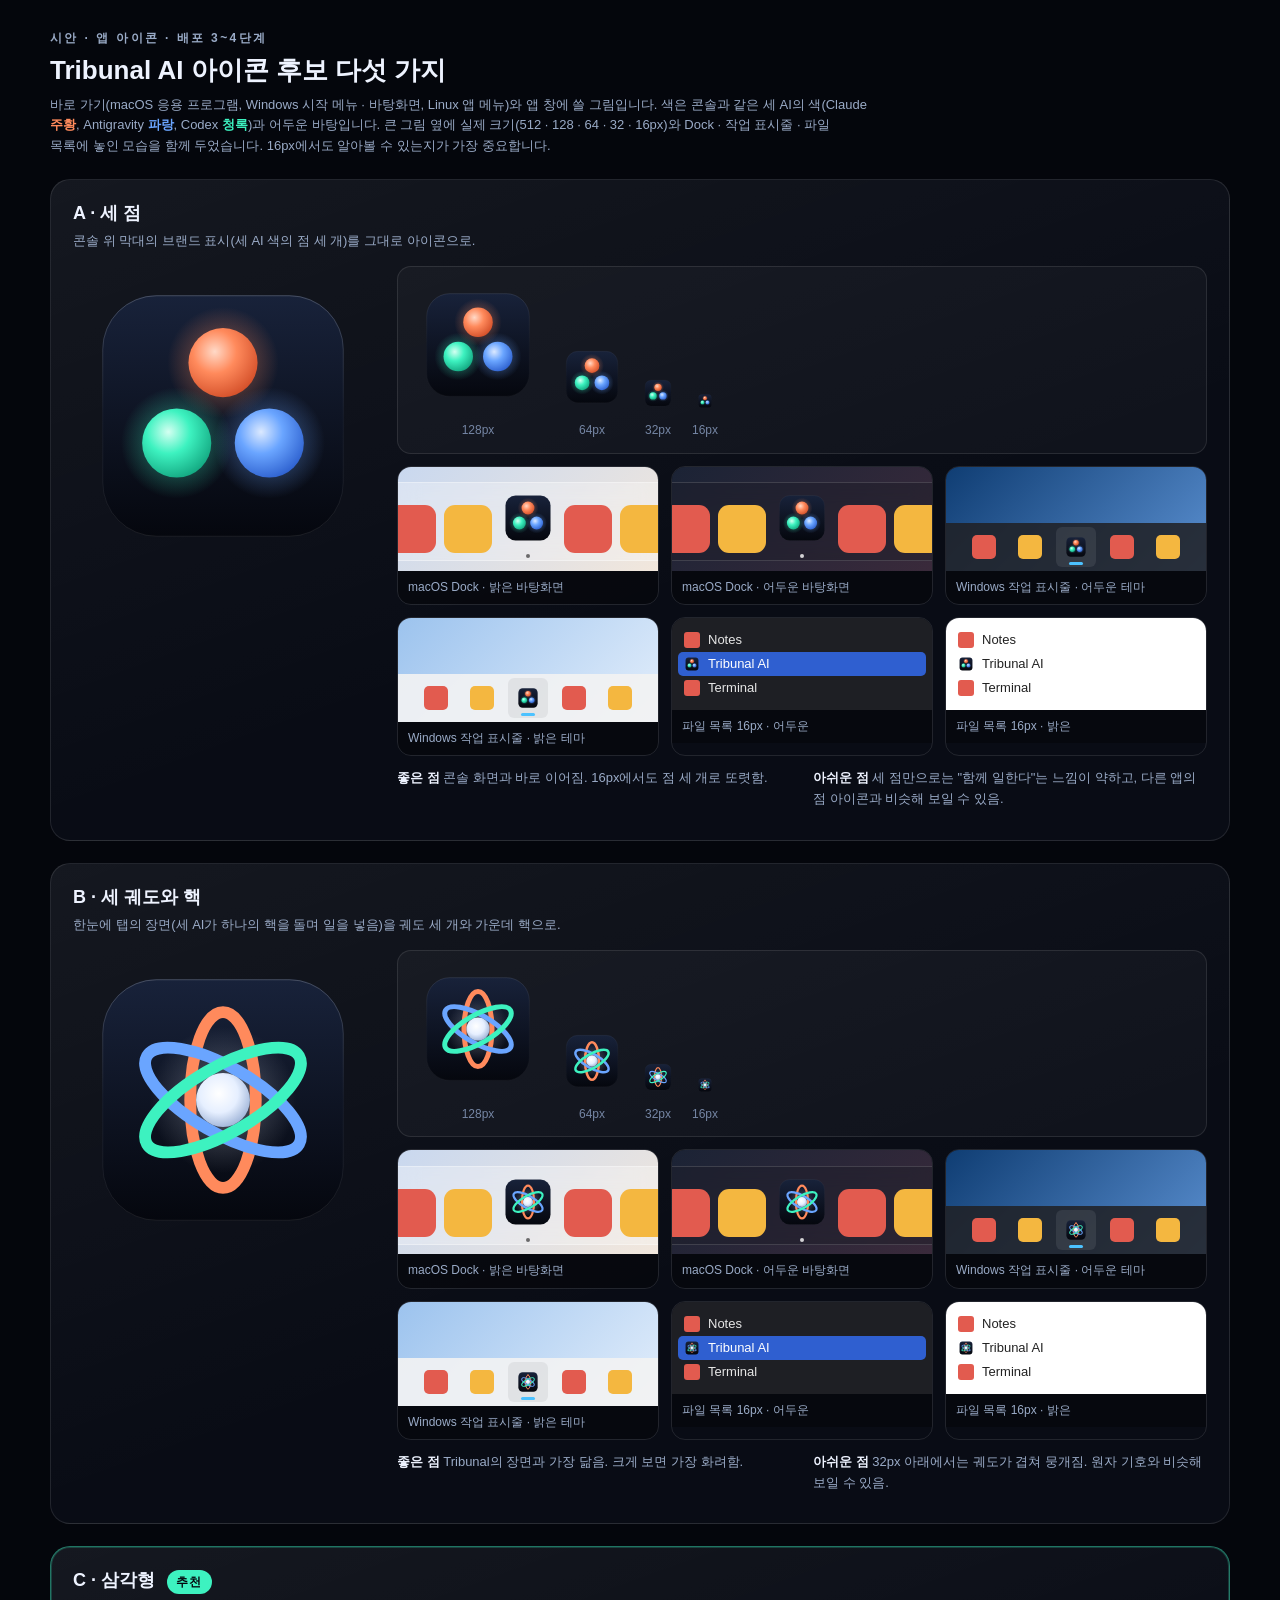
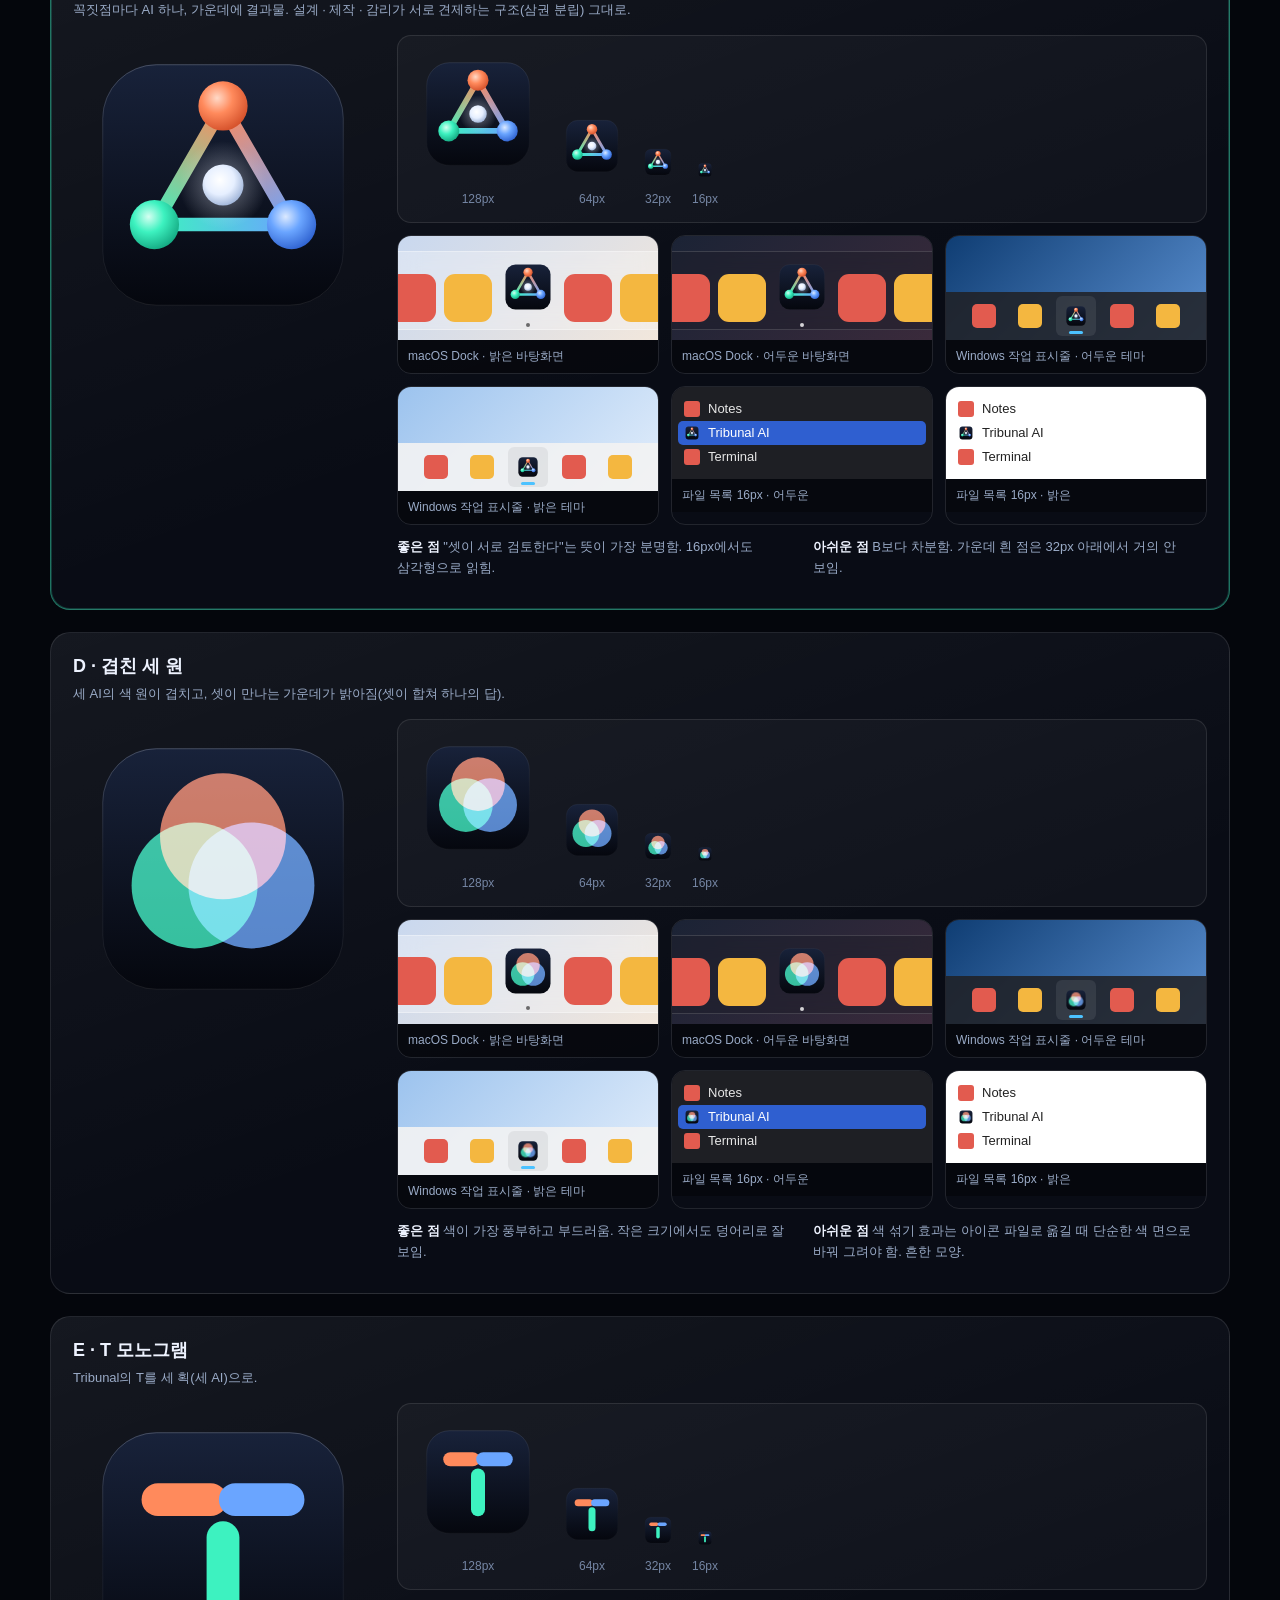
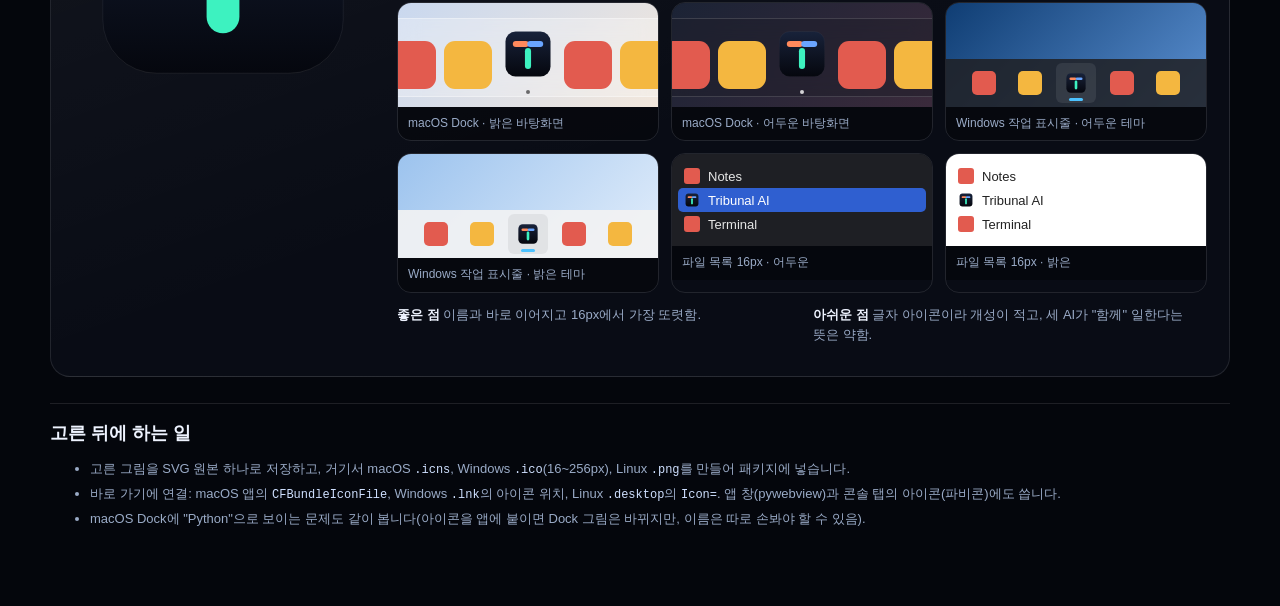
<file: design/app-icon-mockup/index.html>
<!doctype html>
<html lang="ko"><head><meta charset="utf-8"><meta name="viewport" content="width=device-width,initial-scale=1">
<title>시안 · 앱 아이콘</title>
<style>
:root{
  --fs-xs:12px;--fs-sm:13px;--fs-md:15px;--fs-lg:18px;--fs-xl:26px;
  --claude:#ff8a5c;--codex:#3df2c0;--agy:#6aa5ff;
  --text:#eef3ff;--muted:#9aabc7;--faint:#7586a4;--line:rgba(255,255,255,.1);--line2:rgba(255,255,255,.17);
  --num:'Bahnschrift','Segoe UI Variable Display','Segoe UI',sans-serif;
  --body:'Pretendard','Apple SD Gothic Neo','Segoe UI','Malgun Gothic',sans-serif;
}
*{box-sizing:border-box}
html,body{margin:0}
body{background:#04060c;color:var(--text);font:var(--fs-sm)/1.6 var(--body);word-break:keep-all;-webkit-font-smoothing:antialiased;padding:32px 16px 64px}
main{max-width:1180px;margin:0 auto}
.kicker{font:600 var(--fs-xs)/1 var(--num);letter-spacing:.2em;text-transform:uppercase;color:var(--muted)}
h1{font:700 var(--fs-xl)/1.25 var(--body);margin:10px 0 8px}
h2{font:700 var(--fs-lg)/1.3 var(--body);margin:0}
p{margin:0 0 8px;color:var(--muted)}
.lead{max-width:820px}
.card{border:1px solid var(--line);border-radius:20px;background:linear-gradient(160deg,rgba(255,255,255,.06),rgba(255,255,255,.012) 60%),rgba(9,13,24,.6);padding:22px;margin-top:22px}
.card.pick{border-color:rgba(61,242,192,.45);box-shadow:0 0 0 1px rgba(61,242,192,.2) inset}
.head{display:flex;align-items:baseline;gap:12px;flex-wrap:wrap;margin-bottom:6px}
.tag{font:600 var(--fs-xs)/1 var(--num);letter-spacing:.12em;padding:5px 8px;border-radius:999px;border:1px solid var(--line2);color:var(--muted)}
.tag.rec{color:#04060c;background:var(--codex);border-color:transparent}
.grid{display:grid;grid-template-columns:minmax(220px,300px) 1fr;gap:24px;align-items:start;margin-top:14px}
@media (max-width:760px){.grid{grid-template-columns:1fr}}
.big svg{width:100%;height:auto;display:block;max-width:300px}
.sizes{display:flex;align-items:flex-end;gap:18px;flex-wrap:wrap;padding:14px 16px;border-radius:14px;background:rgba(255,255,255,.03);border:1px solid var(--line)}
.sizes figure{margin:0;text-align:center}
.sizes figcaption{font:var(--fs-xs)/1.4 var(--num);color:var(--faint);margin-top:6px}
.places{display:grid;grid-template-columns:repeat(auto-fit,minmax(250px,1fr));gap:12px;margin-top:12px}
.place{border-radius:14px;overflow:hidden;border:1px solid var(--line)}
.place .cap{font-size:var(--fs-xs);color:var(--muted);padding:7px 10px;background:rgba(0,0,0,.35)}
/* macOS Dock on a light and a dark desktop */
.dock-wrap{height:104px;display:flex;align-items:flex-end;justify-content:center;padding-bottom:10px}
.dock-wrap.light{background:linear-gradient(135deg,#c9d8ef,#f2e7dc)}
.dock-wrap.dark{background:linear-gradient(135deg,#1b2335,#3a2a3b)}
.dock{display:flex;gap:8px;align-items:flex-end;padding:7px 9px;border-radius:18px;background:rgba(255,255,255,.28);border:1px solid rgba(255,255,255,.35);backdrop-filter:blur(10px)}
.dark .dock{background:rgba(30,30,40,.45);border-color:rgba(255,255,255,.14)}
.dock .other{width:48px;height:48px;border-radius:11px}
.dock .me{position:relative}
.dock .me::after{content:"";position:absolute;left:50%;bottom:-5px;width:4px;height:4px;margin-left:-2px;border-radius:50%;background:rgba(0,0,0,.55)}
.dark .dock .me::after{background:rgba(255,255,255,.8)}
/* Windows taskbar */
.taskbar-wrap{height:104px;display:flex;flex-direction:column;justify-content:flex-end;background:linear-gradient(135deg,#0f3d73,#5a8fd0)}
.taskbar-wrap.light{background:linear-gradient(135deg,#9cc3ee,#e3eefb)}
.taskbar{height:48px;display:flex;align-items:center;justify-content:center;gap:6px;background:rgba(32,32,36,.86)}
.light .taskbar{background:rgba(243,243,243,.9)}
.taskbar .slot{width:40px;height:40px;border-radius:6px;display:flex;align-items:center;justify-content:center;position:relative}
.taskbar .slot.on{background:rgba(255,255,255,.08)}
.light .taskbar .slot.on{background:rgba(0,0,0,.06)}
.taskbar .slot.on::after{content:"";position:absolute;bottom:2px;left:50%;width:14px;height:3px;margin-left:-7px;border-radius:2px;background:#4cc2ff}
.taskbar .other{width:24px;height:24px;border-radius:5px}
/* a file list row (16 px) */
.list{background:#1e1f24;padding:10px 12px;font:13px/1 -apple-system,'Segoe UI',sans-serif;color:#e6e6e6}
.list.light{background:#fff;color:#222}
.list .row{display:flex;align-items:center;gap:8px;height:24px}
.list .row.sel{background:#2f5fd0;color:#fff;border-radius:5px;padding:0 6px;margin:0 -6px}
.list .other{width:16px;height:16px;border-radius:3px}
.notes{display:grid;grid-template-columns:1fr 1fr;gap:10px 22px;margin-top:12px}
@media (max-width:760px){.notes{grid-template-columns:1fr}}
.notes b{color:var(--text);font-weight:600}
.next{margin-top:26px;border-top:1px solid var(--line);padding-top:18px}
.next li{color:var(--muted);margin:4px 0}
code{font-family:ui-monospace,Menlo,Consolas,monospace;font-size:12px;color:#cfe0ff}
</style></head>
<body>
<main>
  <div class="kicker">시안 · 앱 아이콘 · 배포 3~4단계</div>
  <h1>Tribunal AI 아이콘 후보 다섯 가지</h1>
  <p class="lead">바로 가기(macOS 응용 프로그램, Windows 시작 메뉴 · 바탕화면, Linux 앱 메뉴)와 앱 창에 쓸 그림입니다. 색은 콘솔과 같은
    세 AI의 색(Claude <b style="color:var(--claude)">주황</b>, Antigravity <b style="color:var(--agy)">파랑</b>, Codex <b style="color:var(--codex)">청록</b>)과 어두운 바탕입니다.
    큰 그림 옆에 실제 크기(512 · 128 · 64 · 32 · 16px)와 Dock · 작업 표시줄 · 파일 목록에 놓인 모습을 함께 두었습니다. 16px에서도 알아볼 수 있는지가 가장 중요합니다.</p>

  <div id="cards"></div>

  <section class="next">
    <h2>고른 뒤에 하는 일</h2>
    <ul>
      <li>고른 그림을 SVG 원본 하나로 저장하고, 거기서 macOS <code>.icns</code>, Windows <code>.ico</code>(16~256px), Linux <code>.png</code>를 만들어 패키지에 넣습니다.</li>
      <li>바로 가기에 연결: macOS 앱의 <code>CFBundleIconFile</code>, Windows <code>.lnk</code>의 아이콘 위치, Linux <code>.desktop</code>의 <code>Icon=</code>. 앱 창(pywebview)과 콘솔 탭의 아이콘(파비콘)에도 씁니다.</li>
      <li>macOS Dock에 "Python"으로 보이는 문제도 같이 봅니다(아이콘을 앱에 붙이면 Dock 그림은 바뀌지만, 이름은 따로 손봐야 할 수 있음).</li>
    </ul>
  </section>
</main>

<svg width="0" height="0" style="position:absolute" aria-hidden="true">
  <defs>
    <linearGradient id="plate" x1="0" y1="0" x2="0" y2="1">
      <stop offset="0" stop-color="#18223a"/><stop offset="1" stop-color="#05070e"/>
    </linearGradient>
    <linearGradient id="rim" x1="0" y1="0" x2="0" y2="1">
      <stop offset="0" stop-color="#ffffff" stop-opacity=".22"/><stop offset=".5" stop-color="#ffffff" stop-opacity=".04"/><stop offset="1" stop-color="#ffffff" stop-opacity=".1"/>
    </linearGradient>
    <radialGradient id="dotC" cx=".38" cy=".34" r=".7"><stop offset="0" stop-color="#ffd9c7"/><stop offset=".45" stop-color="#ff8a5c"/><stop offset="1" stop-color="#d4502a"/></radialGradient>
    <radialGradient id="dotA" cx=".38" cy=".34" r=".7"><stop offset="0" stop-color="#dbe9ff"/><stop offset=".45" stop-color="#6aa5ff"/><stop offset="1" stop-color="#2f62d0"/></radialGradient>
    <radialGradient id="dotX" cx=".38" cy=".34" r=".7"><stop offset="0" stop-color="#d4fff1"/><stop offset=".45" stop-color="#3df2c0"/><stop offset="1" stop-color="#14a982"/></radialGradient>
    <radialGradient id="haloC"><stop offset="0" stop-color="#ff8a5c" stop-opacity=".55"/><stop offset="1" stop-color="#ff8a5c" stop-opacity="0"/></radialGradient>
    <radialGradient id="haloA"><stop offset="0" stop-color="#6aa5ff" stop-opacity=".55"/><stop offset="1" stop-color="#6aa5ff" stop-opacity="0"/></radialGradient>
    <radialGradient id="haloX"><stop offset="0" stop-color="#3df2c0" stop-opacity=".55"/><stop offset="1" stop-color="#3df2c0" stop-opacity="0"/></radialGradient>
    <radialGradient id="core" cx=".42" cy=".38" r=".65"><stop offset="0" stop-color="#ffffff"/><stop offset=".55" stop-color="#e6efff"/><stop offset="1" stop-color="#9fb4d8"/></radialGradient>
    <radialGradient id="coreHalo"><stop offset="0" stop-color="#eef3ff" stop-opacity=".6"/><stop offset="1" stop-color="#eef3ff" stop-opacity="0"/></radialGradient>
    <linearGradient id="edgeCA" gradientUnits="userSpaceOnUse" x1="512" y1="242" x2="746" y2="647"><stop offset="0" stop-color="#ff8a5c"/><stop offset="1" stop-color="#6aa5ff"/></linearGradient>
    <linearGradient id="edgeAX" gradientUnits="userSpaceOnUse" x1="746" y1="647" x2="278" y2="647"><stop offset="0" stop-color="#6aa5ff"/><stop offset="1" stop-color="#3df2c0"/></linearGradient>
    <linearGradient id="edgeXC" gradientUnits="userSpaceOnUse" x1="278" y1="647" x2="512" y2="242"><stop offset="0" stop-color="#3df2c0"/><stop offset="1" stop-color="#ff8a5c"/></linearGradient>

    <!-- the plate every candidate sits on: macOS icon grid (824 of 1024, corner 185) -->
    <symbol id="plateShape" viewBox="0 0 1024 1024">
      <rect x="100" y="100" width="824" height="824" rx="185" fill="url(#plate)"/>
      <rect x="101.5" y="101.5" width="821" height="821" rx="183.5" fill="none" stroke="url(#rim)" stroke-width="3"/>
    </symbol>

    <!-- A: the brand mark of the console's top bar, three dots -->
    <symbol id="iconA" viewBox="0 0 1024 1024">
      <use href="#plateShape"/>
      <circle cx="512" cy="330" r="190" fill="url(#haloC)"/><circle cx="670" cy="604" r="190" fill="url(#haloA)"/><circle cx="354" cy="604" r="190" fill="url(#haloX)"/>
      <circle cx="512" cy="330" r="118" fill="url(#dotC)"/>
      <circle cx="670" cy="604" r="118" fill="url(#dotA)"/>
      <circle cx="354" cy="604" r="118" fill="url(#dotX)"/>
    </symbol>

    <!-- B: three orbits around one core (the TRINITY scene) -->
    <symbol id="iconB" viewBox="0 0 1024 1024">
      <use href="#plateShape"/>
      <circle cx="512" cy="512" r="250" fill="url(#coreHalo)" opacity=".55"/>
      <g fill="none" stroke-width="40" stroke-linecap="round">
        <ellipse cx="512" cy="512" rx="300" ry="112" stroke="#ff8a5c" transform="rotate(-90 512 512)"/>
        <ellipse cx="512" cy="512" rx="300" ry="112" stroke="#6aa5ff" transform="rotate(30 512 512)"/>
        <ellipse cx="512" cy="512" rx="300" ry="112" stroke="#3df2c0" transform="rotate(150 512 512)"/>
      </g>
      <circle cx="512" cy="512" r="92" fill="url(#core)"/>
    </symbol>

    <!-- C: a triangle of three - each corner one AI, the work in the middle -->
    <symbol id="iconC" viewBox="0 0 1024 1024">
      <use href="#plateShape"/>
      <g stroke-width="46" stroke-linecap="round">
        <line x1="512" y1="242" x2="746" y2="647" stroke="url(#edgeCA)"/>
        <line x1="746" y1="647" x2="278" y2="647" stroke="url(#edgeAX)"/>
        <line x1="278" y1="647" x2="512" y2="242" stroke="url(#edgeXC)"/>
      </g>
      <circle cx="512" cy="512" r="150" fill="url(#coreHalo)" opacity=".7"/>
      <circle cx="512" cy="512" r="70" fill="url(#core)"/>
      <circle cx="512" cy="242" r="84" fill="url(#dotC)"/>
      <circle cx="746" cy="647" r="84" fill="url(#dotA)"/>
      <circle cx="278" cy="647" r="84" fill="url(#dotX)"/>
    </symbol>

    <!-- D: three overlapping circles, white where all three meet -->
    <symbol id="iconD" viewBox="0 0 1024 1024">
      <use href="#plateShape"/>
      <g style="mix-blend-mode:screen;isolation:isolate">
        <circle cx="512" cy="400" r="215" fill="#ff8a5c" opacity=".78" style="mix-blend-mode:screen"/>
        <circle cx="609" cy="568" r="215" fill="#6aa5ff" opacity=".78" style="mix-blend-mode:screen"/>
        <circle cx="415" cy="568" r="215" fill="#3df2c0" opacity=".78" style="mix-blend-mode:screen"/>
      </g>
    </symbol>

    <!-- E: a T drawn in three strokes, one per AI -->
    <symbol id="iconE" viewBox="0 0 1024 1024">
      <use href="#plateShape"/>
      <g stroke-width="112" stroke-linecap="round">
        <line x1="290" y1="330" x2="470" y2="330" stroke="#ff8a5c"/>
        <line x1="554" y1="330" x2="734" y2="330" stroke="#6aa5ff"/>
        <line x1="512" y1="460" x2="512" y2="730" stroke="#3df2c0"/>
      </g>
    </symbol>
  </defs>
</svg>

<script>
const CANDIDATES=[
  {id:'A',name:'A · 세 점',idea:'콘솔 위 막대의 브랜드 표시(세 AI 색의 점 세 개)를 그대로 아이콘으로.',
   good:'콘솔 화면과 바로 이어짐. 16px에서도 점 세 개로 또렷함.',
   weak:'세 점만으로는 "함께 일한다"는 느낌이 약하고, 다른 앱의 점 아이콘과 비슷해 보일 수 있음.'},
  {id:'B',name:'B · 세 궤도와 핵',idea:'한눈에 탭의 장면(세 AI가 하나의 핵을 돌며 일을 넣음)을 궤도 세 개와 가운데 핵으로.',
   good:'Tribunal의 장면과 가장 닮음. 크게 보면 가장 화려함.',
   weak:'32px 아래에서는 궤도가 겹쳐 뭉개짐. 원자 기호와 비슷해 보일 수 있음.'},
  {id:'C',name:'C · 삼각형',idea:'꼭짓점마다 AI 하나, 가운데에 결과물. 설계 · 제작 · 감리가 서로 견제하는 구조(삼권 분립) 그대로.',
   good:'"셋이 서로 검토한다"는 뜻이 가장 분명함. 16px에서도 삼각형으로 읽힘.',
   weak:'B보다 차분함. 가운데 흰 점은 32px 아래에서 거의 안 보임.', rec:true},
  {id:'D',name:'D · 겹친 세 원',idea:'세 AI의 색 원이 겹치고, 셋이 만나는 가운데가 밝아짐(셋이 합쳐 하나의 답).',
   good:'색이 가장 풍부하고 부드러움. 작은 크기에서도 덩어리로 잘 보임.',
   weak:'색 섞기 효과는 아이콘 파일로 옮길 때 단순한 색 면으로 바꿔 그려야 함. 흔한 모양.'},
  {id:'E',name:'E · T 모노그램',idea:'Tribunal의 T를 세 획(세 AI)으로.',
   good:'이름과 바로 이어지고 16px에서 가장 또렷함.',
   weak:'글자 아이콘이라 개성이 적고, 세 AI가 "함께" 일한다는 뜻은 약함.'},
];
const ns='http://www.w3.org/2000/svg';
function icon(id,size){
  const s=document.createElementNS(ns,'svg');
  s.setAttribute('viewBox','0 0 1024 1024');s.setAttribute('width',size);s.setAttribute('height',size);
  s.setAttribute('role','img');s.setAttribute('aria-label','후보 '+id);
  const u=document.createElementNS(ns,'use');u.setAttribute('href','#icon'+id);s.append(u);return s;
}
function el(tag,cls,text){const e=document.createElement(tag);if(cls)e.className=cls;if(text!=null)e.textContent=text;return e;}
function others(n,cls,size){
  const colors=['#e25b4f','#f4b740','#4f8ef7','#8e6cf0','#34c06b','#9aa3b5'];
  return Array.from({length:n},(_,i)=>{const d=el('div',cls);d.style.background=colors[i%colors.length];if(size){d.style.width=size+'px';d.style.height=size+'px';}return d;});
}
function place(cap,node){const p=el('div','place');p.append(node,el('div','cap',cap));return p;}
function dock(id,mode){
  const w=el('div','dock-wrap '+mode),d=el('div','dock');
  const me=el('div','me');me.append(icon(id,56));
  d.append(...others(2,'other'),me,...others(2,'other'));
  w.append(d);return w;
}
function taskbar(id,mode){
  const w=el('div','taskbar-wrap '+mode),t=el('div','taskbar');
  for(const o of others(2,'other')){const s=el('div','slot');s.append(o);t.append(s);}
  const me=el('div','slot on');me.append(icon(id,24));t.append(me);
  for(const o of others(2,'other')){const s=el('div','slot');s.append(o);t.append(s);}
  w.append(t);return w;
}
function list(id,mode){
  const l=el('div','list '+mode);
  const rows=[['Notes',0],['Tribunal AI',1],['Terminal',0]];
  rows.forEach(([name,me],i)=>{const r=el('div','row'+(me&&mode==='dark'?' sel':''));
    if(me)r.append(icon(id,16));else r.append(...others(1,'other'));
    r.append(el('span',null,name));l.append(r);});
  return l;
}
const cards=document.getElementById('cards');
for(const c of CANDIDATES){
  const card=el('section','card'+(c.rec?' pick':''));
  const head=el('div','head');head.append(el('h2',null,c.name));
  if(c.rec)head.append(el('span','tag rec','추천'));
  card.append(head,el('p',null,c.idea));
  const grid=el('div','grid');
  const big=el('div','big');big.append(icon(c.id,300));
  const right=el('div');
  const sizes=el('div','sizes');
  for(const px of [128,64,32,16]){const f=el('figure');f.append(icon(c.id,px),el('figcaption',null,px+'px'));sizes.append(f);}
  const places=el('div','places');
  places.append(place('macOS Dock · 밝은 바탕화면',dock(c.id,'light')),place('macOS Dock · 어두운 바탕화면',dock(c.id,'dark')),
    place('Windows 작업 표시줄 · 어두운 테마',taskbar(c.id,'dark')),place('Windows 작업 표시줄 · 밝은 테마',taskbar(c.id,'light')),
    place('파일 목록 16px · 어두운',list(c.id,'dark')),place('파일 목록 16px · 밝은',list(c.id,'light')));
  const notes=el('div','notes');
  const g=el('p');g.append(el('b',null,'좋은 점 '),document.createTextNode(c.good));
  const w=el('p');w.append(el('b',null,'아쉬운 점 '),document.createTextNode(c.weak));
  notes.append(g,w);
  right.append(sizes,places,notes);
  grid.append(big,right);card.append(grid);cards.append(card);
}
</script>
</body></html>
</file>
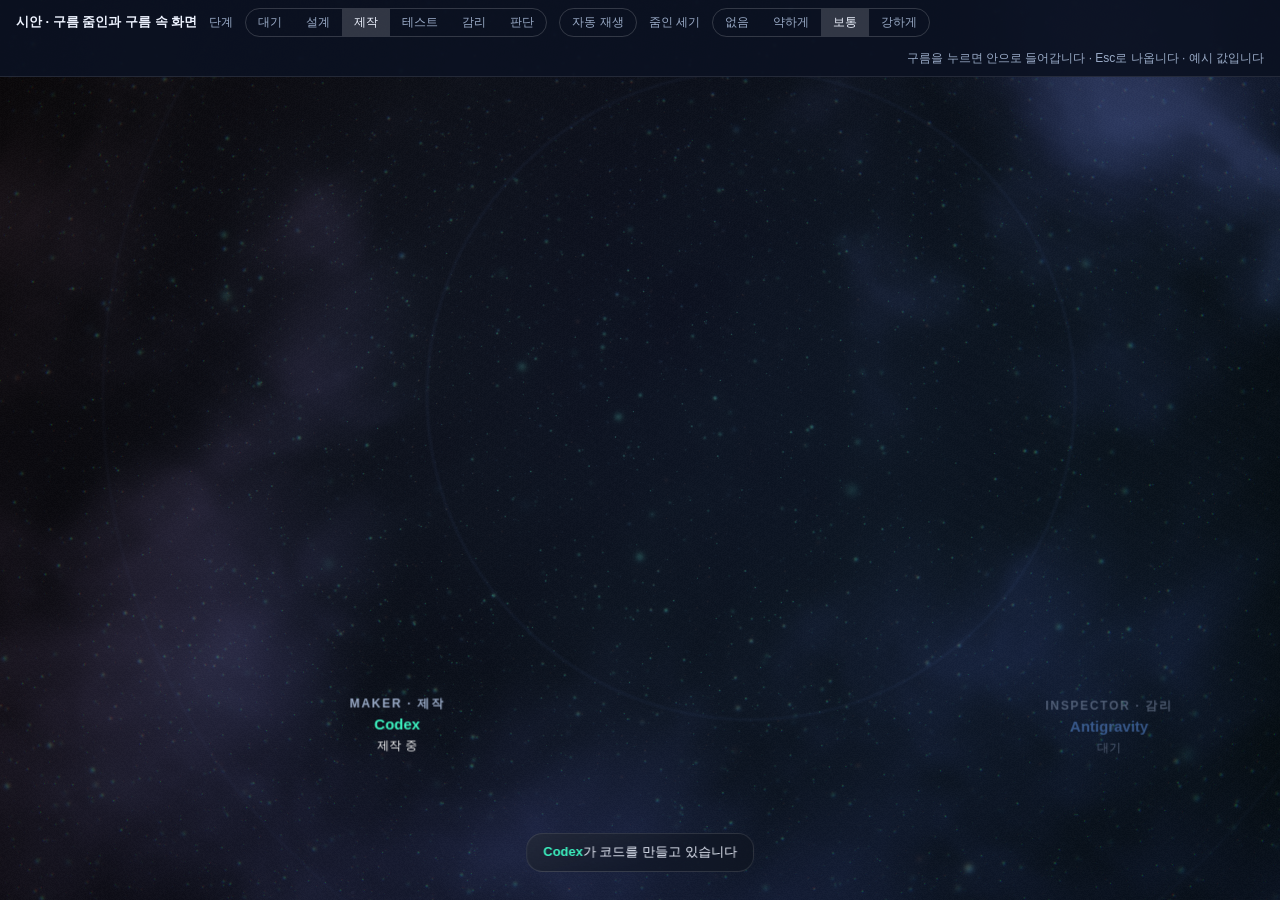
<file: design/cloud-inside-mockup/index.html>
<!doctype html>
<html lang="ko">
<head>
<meta charset="utf-8">
<meta name="viewport" content="width=device-width,initial-scale=1">
<title>구름 속 화면 시안</title>
<style>
:root{--fs-xs:12px;--fs-sm:13px;--fs-md:15px;--fs-lg:18px;--fs-xl:26px;
  --claude:#ff8a5c;--codex:#3df2c0;--agy:#6aa5ff;--ok:#5ef2b0;--bad:#ff6b7a;--warn:#ffc46b;
  --text:#eef3ff;--muted:#9aabc7;--faint:#7586a4;--line:rgba(255,255,255,.1);--line2:rgba(255,255,255,.17);
  --num:'Bahnschrift','Segoe UI Variable Display','Segoe UI',sans-serif;--body:'Pretendard','Apple SD Gothic Neo','Segoe UI','Malgun Gothic',sans-serif}
*{box-sizing:border-box}
html,body{height:100%}
body{margin:0;background:#04060c;color:var(--text);font:var(--fs-sm)/1.6 var(--body);word-break:keep-all;overflow:hidden;-webkit-font-smoothing:antialiased}
button{font:inherit;color:inherit;cursor:pointer}
canvas{position:fixed;inset:0;width:100vw;height:100vh;display:block}
.kicker{font:600 var(--fs-xs)/1 var(--num);letter-spacing:.2em;color:var(--muted)}
.glass{background:linear-gradient(160deg,rgba(255,255,255,.075),rgba(255,255,255,.015) 60%),rgba(9,13,24,.55);border:1px solid rgba(255,255,255,.12);border-radius:16px;backdrop-filter:blur(18px);-webkit-backdrop-filter:blur(18px)}

#mock-bar{position:fixed;z-index:9;top:0;left:0;right:0;display:flex;gap:12px;align-items:center;flex-wrap:wrap;padding:8px 16px;background:rgba(11,18,34,.92);border-bottom:1px solid var(--line);font-size:var(--fs-xs);color:var(--muted)}
#mock-bar b{color:var(--text);font-size:var(--fs-sm)}
.seg{display:inline-flex;border:1px solid var(--line2);border-radius:99px;overflow:hidden}
.seg button{background:none;border:0;padding:4px 12px;font-size:var(--fs-xs);color:var(--muted);white-space:nowrap}
.seg button[aria-pressed=true]{background:rgba(255,255,255,.16);color:var(--text)}
.new-tag{font:600 10px var(--num);padding:1px 6px;border-radius:99px;background:#ffc46b22;border:1px solid #ffc46b66;color:var(--warn);margin-left:6px;white-space:nowrap}

/* ---- outside: the three clouds ---- */
.slot{position:fixed;z-index:2;left:0;top:0;width:150px;margin-left:-75px;text-align:center;pointer-events:none;transition:opacity .5s;will-change:transform}
.slot small{display:block;font:600 var(--fs-xs) var(--num);letter-spacing:.14em;color:var(--muted)}
.slot strong{font-size:var(--fs-md);color:var(--c)}
.slot span{display:block;font-size:var(--fs-xs);color:var(--muted)}
.slot.on span{color:#fff}
.hit{position:fixed;z-index:3;left:0;top:0;width:190px;height:190px;margin:-95px 0 0 -95px;border-radius:50%;border:1px solid transparent;background:none;transition:border-color .3s,box-shadow .3s;will-change:transform}
.hit:hover,.hit:focus-visible{border-color:color-mix(in srgb,var(--c) 60%,transparent);box-shadow:0 0 40px color-mix(in srgb,var(--c) 30%,transparent);outline:none}
.hit::after{content:"안으로 들어가기";position:absolute;left:50%;bottom:-6px;transform:translateX(-50%);font-size:var(--fs-xs);color:#fff;background:rgba(9,13,24,.8);border:1px solid var(--line2);border-radius:99px;padding:2px 10px;opacity:0;transition:opacity .2s;white-space:nowrap}
.hit:hover::after,.hit:focus-visible::after{opacity:1}
body.inside .slot,body.inside .hit,body.inside #caption{opacity:0!important;pointer-events:none}
canvas{transition:filter .9s}
body.inside canvas{filter:brightness(.5) saturate(1.15)}
#caption{position:fixed;z-index:2;left:50%;bottom:28px;transform:translateX(-50%);padding:8px 16px;font-size:var(--fs-sm);transition:opacity .5s;white-space:nowrap}
#caption b{color:var(--c,#fff)}

/* ---- inside one cloud ---- */
#inside{position:fixed;z-index:5;inset:76px 0 0 0;display:grid;grid-template-columns:minmax(220px,300px) minmax(0,1fr) minmax(220px,280px);grid-template-rows:auto minmax(0,1fr) auto;gap:16px;padding:20px;opacity:0;pointer-events:none;transition:opacity .6s .35s}
body.inside #inside{opacity:1;pointer-events:auto}
#in-head{grid-column:1/-1;display:flex;align-items:center;gap:16px}
#in-head h2{margin:0;font-size:var(--fs-xl);line-height:1.2}
#in-head h2 em{font-style:normal;color:var(--c)}
#in-head p{margin:0;color:var(--muted)}
#back{margin-left:auto;background:rgba(255,255,255,.07);border:1px solid var(--line2);border-radius:99px;padding:6px 16px}
.live{display:inline-flex;align-items:center;gap:8px;font:600 var(--fs-xs) var(--num);letter-spacing:.1em;color:#fff}
.live i{width:8px;height:8px;border-radius:50%;background:var(--c);box-shadow:0 0 0 0 var(--c);animation:ping 1.3s infinite}
.live.off{color:var(--muted)}.live.off i{animation:none;background:var(--faint)}
@keyframes ping{70%{box-shadow:0 0 0 9px transparent}100%{box-shadow:0 0 0 0 transparent}}
.pane{padding:16px;display:flex;flex-direction:column;gap:12px;min-height:0;overflow:auto;scrollbar-width:thin}
.pane dl{margin:0;display:grid;grid-template-columns:auto 1fr;gap:4px 12px}
.pane dt{color:var(--muted);white-space:nowrap}.pane dd{margin:0;overflow-wrap:anywhere}
.pane code{font:var(--fs-xs) ui-monospace,Menlo,monospace;color:#cfe0ff}
.pane ul{margin:0;padding-left:16px;display:flex;flex-direction:column;gap:4px}
.big{font:600 var(--fs-xl)/1.1 var(--num)}
.cells{display:grid;grid-template-columns:1fr 1fr;gap:8px}
.cells div{padding:8px 12px;border-radius:12px;background:rgba(255,255,255,.05);border:1px solid var(--line)}
.cells b{display:block;font:600 var(--fs-lg)/1.2 var(--num)}
.cells span{font-size:var(--fs-xs);color:var(--muted)}
.cells .bad b{color:var(--bad)}

/* the stream: the newest command sits at the focus line, older ones recede upward into the cloud */
#stream{position:relative;min-height:0;overflow:hidden;mask-image:linear-gradient(transparent,#000 22%,#000 88%,transparent)}
#stream ol{list-style:none;margin:0;padding:0;position:absolute;left:0;right:0;bottom:18%;display:flex;flex-direction:column;gap:10px;align-items:center}
#stream li{width:min(620px,100%);display:grid;grid-template-columns:70px 96px minmax(0,1fr) auto;gap:12px;align-items:baseline;padding:10px 16px;border-radius:14px;background:rgba(9,13,24,.6);border:1px solid var(--line);transform-origin:50% 100%;transition:transform .5s cubic-bezier(.2,.8,.2,1),opacity .5s,border-color .5s,background .5s;backdrop-filter:blur(10px)}
#stream li time{font:500 var(--fs-xs) var(--num);color:var(--faint)}
#stream li b{font-weight:600;color:var(--c);white-space:nowrap;overflow:hidden;text-overflow:ellipsis}
#stream li span{color:#d6dff2;overflow:hidden;text-overflow:ellipsis;white-space:nowrap}
#stream li em{font-style:normal;font-size:var(--fs-xs);color:var(--muted);white-space:nowrap}
#stream li.say b,#stream li.think b{color:var(--muted);font-weight:500}
#stream li.think{border-style:dashed}
#stream li.bad{border-color:#ff6b7a88;background:rgba(255,107,122,.12)}#stream li.bad em{color:var(--bad)}
#stream li.now{border-color:color-mix(in srgb,var(--c) 70%,transparent);background:color-mix(in srgb,var(--c) 12%,rgba(9,13,24,.7));box-shadow:0 0 40px color-mix(in srgb,var(--c) 22%,transparent)}
#stream li.now span{white-space:normal}
#stream li.enter{opacity:0;transform:translateY(40px) scale(1.06)}
#focus-line{position:absolute;left:8%;right:8%;bottom:calc(18% - 12px);height:1px;background:linear-gradient(90deg,transparent,var(--c),transparent);opacity:.6}
#quiet{position:absolute;left:50%;bottom:6%;transform:translateX(-50%);font-size:var(--fs-xs);color:var(--muted);white-space:nowrap}

#track{grid-column:1/-1;padding:12px 16px;display:flex;align-items:center;gap:16px}
#ticks{flex:1;height:28px;position:relative;border-radius:8px;background:rgba(255,255,255,.04);overflow:hidden}
#ticks i{position:absolute;top:4px;bottom:4px;width:3px;border-radius:2px;background:var(--c);opacity:.9}
#ticks i.say{background:#c6d2e8;opacity:.5}#ticks i.think{background:var(--faint);opacity:.5}#ticks i.bad{background:var(--bad)}
#ticks u{position:absolute;top:0;bottom:0;width:1px;background:#fff}
#track small{color:var(--muted);white-space:nowrap}
@media (max-width:980px){#inside{grid-template-columns:1fr;grid-template-rows:auto auto minmax(260px,1fr) auto auto;overflow:auto}}
</style>
</head>
<body>
<canvas id="c"></canvas>

<div id="mock-bar">
  <b>시안 · 구름 줌인과 구름 속 화면</b>
  <span>단계</span>
  <span class="seg" id="phase"><button data-v="IDLE" aria-pressed="true">대기</button><button data-v="PLANNING">설계</button><button data-v="BUILDING">제작</button><button data-v="VERIFYING">테스트</button><button data-v="REVIEWING">감리</button><button data-v="DECIDING">판단</button></span>
  <span class="seg" id="auto"><button data-v="1" aria-pressed="false">자동 재생</button></span>
  <span>줌인 세기</span>
  <span class="seg" id="zoom"><button data-v="0">없음</button><button data-v="1">약하게</button><button data-v="2" aria-pressed="true">보통</button><button data-v="3">강하게</button></span>
  <span style="margin-left:auto">구름을 누르면 안으로 들어갑니다 · Esc로 나옵니다 · 예시 값입니다</span>
</div>

<div class="slot" data-slot="0" style="--c:var(--claude)"><small>ARCHITECT · 설계</small><strong>Claude</strong><span>대기</span></div>
<div class="slot" data-slot="1" style="--c:var(--codex)"><small>MAKER · 제작</small><strong>Codex</strong><span>대기</span></div>
<div class="slot" data-slot="2" style="--c:var(--agy)"><small>INSPECTOR · 감리</small><strong>Antigravity</strong><span>대기</span></div>
<button class="hit" data-slot="0" style="--c:var(--claude)" aria-label="ARCHITECT 구름 안으로 들어가기"></button>
<button class="hit" data-slot="1" style="--c:var(--codex)" aria-label="MAKER 구름 안으로 들어가기"></button>
<button class="hit" data-slot="2" style="--c:var(--agy)" aria-label="INSPECTOR 구름 안으로 들어가기"></button>
<div id="caption" class="glass">세 AI가 지시를 기다립니다</div>

<section id="inside" aria-label="구름 속">
  <header id="in-head">
    <div><span class="kicker" id="in-kicker">구름 속 · MAKER · 제작</span><h2><em id="in-name">Codex</em> <span id="in-what">코드를 만드는 중</span></h2><p id="in-sub"></p></div>
    <span class="live" id="in-live"><i></i><span>실시간</span></span>
    <button id="back">← 밖으로 (Esc)</button>
  </header>

  <aside class="glass pane" id="in-left">
    <span class="kicker">받은 지시</span>
    <dl id="in-order"></dl>
    <span class="kicker" style="margin-top:8px">바꿀 수 있는 파일</span>
    <ul id="in-files"></ul>
    <span class="kicker" style="margin-top:8px">완료 기준</span>
    <ul id="in-crit"></ul>
  </aside>

  <div id="stream"><ol id="events"></ol><div id="focus-line"></div><div id="quiet"></div></div>

  <aside class="glass pane" id="in-right">
    <span class="kicker">이 호출</span>
    <div><div class="big" id="in-clock">0초</div><span style="color:var(--muted);font-size:var(--fs-xs)" id="in-model"></span></div>
    <div class="cells">
      <div><b id="n-tool">0</b><span>도구 호출</span></div>
      <div id="c-err"><b id="n-err">0</b><span>오류</span></div>
      <div><b id="n-say">0</b><span>말</span></div>
      <div><b id="n-quiet">0초</b><span>마지막 활동 뒤</span></div>
    </div>
    <span class="kicker" style="margin-top:8px">많이 쓴 도구</span>
    <ul id="in-top" style="list-style:none;padding:0"></ul>
    <span class="kicker" style="margin-top:8px">토큰</span>
    <div style="color:var(--muted)">호출이 끝나면 기록됩니다</div>
  </aside>

  <footer class="glass" id="track"><span class="kicker">이 호출의 흐름</span><div id="ticks"></div><small id="track-note"></small></footer>
</section>

<script>
'use strict';
/* TRINITY stage: three glass orbs (the AIs) feeding one larger orb (the fused core). Pure WebGL2, no libraries, no external assets (CSP: self).
   Nothing here is decorative-random: every speed, brightness and colour is driven through Trinity.set() by the
   live work ledger (/ops/activity). Slots are roles: 0 ARCHITECT (top), 1 MAKER (left), 2 INSPECTOR (right). */
window.Trinity=(function(){
const SLOTS=[[0,.98,0],[-1.02,-.60,0],[1.02,-.60,0]];
const COUNTS={ribbon:7000,stream:4500,node:3200,dust:5200,edge:1700,nucleus:9000,verify:2400,shock:1800};

const VS_POINTS=`#version 300 es
precision highp float;
layout(location=0) in vec4 aSeed;
layout(location=1) in vec2 aMeta;
uniform mat4 uVP;
uniform float uTime,uPx,uCore,uVerify,uPulse,uBoot,uPhC;
uniform vec3 uSlot[3];
uniform vec3 uColor[3];
uniform vec3 uAct,uEdge,uPhS,uPhE,uPhN,uPulseColor;
out vec3 vColor;
out float vAlpha;
const float TAU=6.28318530718;
vec3 rotX(vec3 p,float a){float c=cos(a),s=sin(a);return vec3(p.x,c*p.y-s*p.z,s*p.y+c*p.z);}
vec3 rotY(vec3 p,float a){float c=cos(a),s=sin(a);return vec3(c*p.x+s*p.z,p.y,-s*p.x+c*p.z);}
vec3 rotZ(vec3 p,float a){float c=cos(a),s=sin(a);return vec3(c*p.x-s*p.y,s*p.x+c*p.y,p.z);}
vec3 sph(float u,float v){float z=2.*u-1.;float r=sqrt(max(0.,1.-z*z));float a=TAU*v;return vec3(r*cos(a),z,r*sin(a));}
float pick(vec3 v,int i){return i==0?v.x:(i==1?v.y:v.z);}
void main(){
  float kind=aMeta.x;int o=int(aMeta.y+.5);
  vec3 col=uColor[o];float act=pick(uAct,o);float t=uTime;
  vec3 p=vec3(0.);float size=.014;float alpha=1.;
  float energy=clamp(uCore+uPulse*.6,0.,1.4);
  if(kind<.5){                                   // 0 fused core: one comet per AI circling the core, with a long tail
    float w=aSeed.y-.5;
    float head=fract(uPhC*.09+float(o)/3.),back=fract(head-aSeed.x);
    float th=TAU*aSeed.x;float R=.47+.012*(aSeed.z-.5)*(1.+6.*back);
    vec3 l=vec3(cos(th)*R,w*.02*back,sin(th)*R);
    p=rotY(rotX(l,1.18),float(o)*TAU/3.+t*.07);
    alpha=exp(-back*6.5)*(.45+.55*min(energy,1.))+.025;size=.007+.016*exp(-back*14.);
    col=mix(col,vec3(1.),.6*exp(-back*22.));
  }else if(kind<1.5){                            // 1 stream: an AI pours its work into the core
    float u=fract(aSeed.x+pick(uPhS,o)*(.6+.8*aSeed.y));
    vec3 a=uSlot[o];float e=u*u*(3.-2.*u);
    vec3 base=a*(1.-e);
    vec3 dir=normalize(-a);vec3 n1=normalize(cross(dir,vec3(0.,0.,1.)));vec3 n2=cross(dir,n1);
    float ang=aSeed.z*TAU+u*7.+t*.5;
    float rad=(.005+.050*aSeed.w*aSeed.w)*sin(3.14159*u)*(.65+.7*act);   // a slim thread: the orb it leaves stays visible
    p=base+(n1*cos(ang)+n2*sin(ang))*rad;
    float vis=step(aSeed.w,.2+.8*act);          // idle: only a thin thread stays lit
    alpha=vis*(.16+.84*act)*smoothstep(0.,.07,u)*(1.-.6*smoothstep(.82,1.,u));
    size=(.007+.012*aSeed.w)*(.8+.5*act);
    col=mix(col,vec3(1.),e*e*.35*uCore);
  }else if(kind<2.5){                            // 2 AI node: a glass orb — bright rim, a highlight, slow waves on its surface
    vec3 c=uSlot[o];
    vec3 d=sph(aSeed.x,aSeed.y);d=rotY(rotX(d,float(o)*1.7+t*.15),t*.22);
    float wave=.05*sin(d.x*5.+t*1.8+float(o))*sin(d.y*6.-t*1.3)+.03*sin(d.z*9.+t*2.4);
    float inner=step(aSeed.z,.16);                // a sixth of the points glow inside the shell
    float rr=.214*(1.+.14*act)*(1.+wave*(.6+act))*mix(1.,.5*aSeed.w,inner);
    p=c+d*rr;
    float rim=1.-abs(d.z);rim*=rim;float spec=pow(max(0.,dot(d,normalize(vec3(-.4,.55,.75)))),26.);
    alpha=mix((.06+.55*rim)*(.5+.6*act)+spec*.9,.16+.42*act,inner);size=.009+.004*aSeed.w+spec*.012;
    col=mix(col,vec3(1.),.12+.55*spec+.22*rim*aSeed.w);
  }else if(kind<3.5){                            // 3 depth dust
    p=(aSeed.xyz*2.-1.)*vec3(3.8,2.3,2.8);p=rotY(p,t*.012);p.y+=sin(t*.07+aSeed.w*TAU)*.08;
    alpha=.09+.22*pow(.5+.5*sin(t*(.3+aSeed.w)+aSeed.x*40.),3.);
    size=.008+.016*aSeed.w*aSeed.w;col=mix(vec3(.5,.66,1.),vec3(1.),aSeed.z);
  }else if(kind<4.5){                            // 4 hand-off arc: slot o -> next slot (order, code, verdict)
    int n=(o+1)%3;vec3 a=uSlot[o],b=uSlot[n];vec3 m=(a+b)*.5;vec3 ctrl=m+normalize(m)*.50;
    float edge=pick(uEdge,o);
    float u=fract(aSeed.x+pick(uPhE,o)*(.75+.5*aSeed.y));
    p=mix(mix(a,ctrl,u),mix(ctrl,b,u),u)+(aSeed.yzw-.5)*.03*(.4+edge);
    float band=pow(.5+.5*sin(aSeed.x*TAU*4.),4.);
    alpha=(.045+.95*edge)*(.25+.75*band)*smoothstep(0.,.06,u)*smoothstep(1.,.94,u);
    col=mix(uColor[o],uColor[n],u);size=.009+.016*aSeed.w*(.3+edge);
  }else if(kind<5.5){                            // 5 nucleus: where the three become one — a large breathing glass orb with a glowing heart
    vec3 d=sph(aSeed.x,aSeed.y);
    vec3 q=rotY(rotX(d,t*.11),uPhC*.2);
    float wave=.07*sin(q.x*4.+t*1.4)*sin(q.y*5.-t*1.1)+.04*sin(q.z*8.+t*2.);
    float inner=step(aSeed.z,.30);
    float rr=.215*(1.+.10*uCore+.22*uPulse)*(1.+wave*(.5+uCore))*mix(1.,.45*aSeed.w,inner);p=q*rr;
    float rim=1.-abs(q.z);rim*=rim;float spec=pow(max(0.,dot(q,normalize(vec3(-.4,.55,.75)))),30.);
    alpha=mix((.05+.5*rim)*(.5+.7*uCore)+spec,.20+.55*uCore,inner);size=.009+.005*aSeed.w+spec*.014;
    col=mix(col,vec3(1.,.97,.92),inner>.5?.45+.4*uCore:.10+.6*spec+.2*rim);
  }else if(kind<6.5){                            // 6 verification scanner (Director running tests)
    float sgn=aSeed.y<.5?1.:-1.;
    float th=TAU*aSeed.x+t*1.3*sgn;float rr=.70+.016*(aSeed.w-.5);
    vec3 l=vec3(cos(th)*rr,0.,sin(th)*rr);
    p=rotX(l,1.57+.55*(sgn>0.?sin(t*.9):cos(t*.7)));
    alpha=uVerify*(.10+.90*pow(aSeed.x,5.));col=mix(vec3(.55,1.,.82),vec3(1.),pow(aSeed.x,8.));size=.012;
  }else{                                         // 7 shockwave on a result
    float th=TAU*aSeed.x;float k=1.-uPulse;float rr=.25+k*2.4+(aSeed.w-.5)*.06;
    p=vec3(cos(th)*rr,sin(th)*rr,(aSeed.y-.5)*.06);
    alpha=uPulse*uPulse*(.6+.4*aSeed.z);col=uPulseColor;size=.011+.012*aSeed.z;
  }
  vec3 scatter=(aSeed.zxy*2.-1.)*3.2;            // boot: everything assembles out of scattered dust
  float bt=clamp(uBoot*1.3-aSeed.w*.3,0.,1.);bt=bt*bt*(3.-2.*bt);
  p=mix(scatter,p,bt);alpha*=bt;
  vec4 clip=uVP*vec4(p,1.);
  gl_Position=clip;gl_PointSize=max(1.5,size*uPx/clip.w);
  vColor=col;vAlpha=alpha;
}`;
const FS_POINTS=`#version 300 es
precision highp float;
in vec3 vColor;in float vAlpha;out vec4 o;
void main(){vec2 c=gl_PointCoord*2.-1.;float d=dot(c,c);if(d>1.)discard;float a=exp(-d*4.2)*vAlpha;o=vec4(vColor*a,a);}`;
const VS_FULL=`#version 300 es
out vec2 vUv;
void main(){vec2 p=vec2(float((gl_VertexID<<1)&2),float(gl_VertexID&2));vUv=p;gl_Position=vec4(p*2.-1.,0.,1.);}`;
const FS_BLUR=`#version 300 es
precision highp float;
in vec2 vUv;out vec4 o;uniform sampler2D uTex;uniform vec2 uDir;
void main(){
  vec4 c=texture(uTex,vUv)*.227027;
  c+=(texture(uTex,vUv+uDir*1.3846153)+texture(uTex,vUv-uDir*1.3846153))*.3162162;
  c+=(texture(uTex,vUv+uDir*3.2307692)+texture(uTex,vUv-uDir*3.2307692))*.0702703;
  o=c;
}`;
const FS_COMP=`#version 300 es
precision highp float;
in vec2 vUv;out vec4 o;
uniform sampler2D uScene,uB1,uB2;
uniform vec2 uRes,uCenter;uniform float uTime,uCore,uPulse;uniform vec3 uTint,uPulseColor;
float hash(vec2 p){return fract(sin(dot(p,vec2(127.1,311.7)))*43758.5453);}
float noise(vec2 p){vec2 i=floor(p),f=fract(p);f=f*f*(3.-2.*f);
  return mix(mix(hash(i),hash(i+vec2(1.,0.)),f.x),mix(hash(i+vec2(0.,1.)),hash(i+vec2(1.,1.)),f.x),f.y);}
float fbm(vec2 p){float v=0.,a=.5;for(int i=0;i<5;i++){v+=a*noise(p);p=p*2.03+vec2(11.3,7.7);a*=.5;}return v;}
void main(){
  vec2 q=(vUv-uCenter)*vec2(uRes.x/uRes.y,1.);float r=length(q);
  vec3 bg=mix(vec3(.026,.040,.100),vec3(.004,.006,.014),smoothstep(0.,1.25,r));
  // nebula: two layers of drifting cloud (the second warped by the first), lit by the aurora colours and by whoever works
  float neb=fbm(q*1.25+vec2(uTime*.011,-uTime*.007));float neb2=fbm(q*2.7-vec2(uTime*.009,uTime*.004)+neb*1.7);
  float cloud=smoothstep(.46,.74,neb*.62+neb2*.55),wisp=smoothstep(.50,.80,neb2),veil=smoothstep(.44,.66,fbm(q*.7+vec2(-uTime*.006,uTime*.004)+neb2*.6));
  vec2 a1=q-vec2(-1.02+.07*sin(uTime*.045),.56+.05*cos(uTime*.038)),a2=q-vec2(1.04+.06*cos(uTime*.04),-.62+.06*sin(uTime*.05));
  bg+=vec3(1.,.54,.36)*.15*exp(-dot(a1,a1)*.95)*(.30+1.5*cloud)+vec3(.24,.95,.75)*.125*exp(-dot(a2,a2)*.9)*(.30+1.5*veil);
  bg+=vec3(.22,.30,.85)*.30*cloud*(1.-smoothstep(.15,1.5,r))+vec3(.55,.36,.95)*.22*veil*(.35+.65*wisp)*(1.-smoothstep(.3,1.6,r));
  bg+=vec3(.55,.75,1.)*.13*wisp*cloud*(1.-smoothstep(.1,1.4,r));
  bg+=uTint*(.05+.13*uCore)*neb*neb2*(1.-smoothstep(.05,1.3,r))*2.1;
  vec2 sg=floor(vUv*uRes/3.);float sh=hash(sg);
  bg+=vec3(.75,.85,1.)*step(.9987,sh)*(.10+.16*(.5+.5*sin(uTime*(.6+2.*hash(sg+7.))+sh*90.)))*smoothstep(.25,.6,r)*(1.-.7*cloud);
  float ring=smoothstep(.0035,0.,abs(r-.36))+smoothstep(.0035,0.,abs(r-.72))*.6+smoothstep(.003,0.,abs(r-1.08))*.3;
  bg+=vec3(.35,.5,.8)*ring*.045;
  bg+=uPulseColor*uPulse*.10*(1.-smoothstep(0.,1.2,r));
  vec2 ca=(vUv-.5)*.0016;
  vec3 scene=vec3(texture(uScene,vUv+ca).r,texture(uScene,vUv).g,texture(uScene,vUv-ca).b);
  vec3 col=bg+scene+texture(uB1,vUv).rgb*.42+texture(uB2,vUv).rgb*.70;
  float peak=max(col.r,max(col.g,col.b))+1e-4;                 // tone-map on the peak channel: bright stays coloured
  vec3 hue=col*((1.-exp(-peak*1.15))/peak);
  col=mix(hue,1.-exp(-col*1.15),.38);
  vec2 v=vUv-.5;col*=1.-.42*dot(v,v)*1.6;
  col+=(hash(vUv*uRes+fract(uTime)*91.7)-.5)*.022;
  o=vec4(max(col,0.),1.);
}`;

let canvas,gl,progP,progB,progC,uP={},uB={},uC={},vao,total=0,fb={},hdr=false,size=[0,0],running=false,raf=0;
let onFrame=null,failed=false,flat=null,listening=false;
const cur={act:[.1,.1,.1],edge:[0,0,0],core:.18,verify:0,colors:[[1,.54,.36],[.42,.65,1],[.24,.95,.75]]};
const tgt={act:[.1,.1,.1],edge:[0,0,0],core:.18,verify:0,colors:cur.colors.map(c=>c.slice())};
const ph={c:0,s:[0,0,0],e:[0,0,0],n:[0,0,0]};
let pulse=0,pulseColor=[1,1,1],boot=0,time=0,last=0,timeScale=1,bootDelay=0,bootTime=3.2,age=0;
let rect={x:0,y:0,w:1,h:1};const cam={x:0,y:0,d:1},camT={x:0,y:0,d:1,k:2.4};const mouse=[0,0],mouseS=[0,0];
const vp=new Float32Array(16);

function compile(type,src){const s=gl.createShader(type);gl.shaderSource(s,src);gl.compileShader(s);
  if(!gl.getShaderParameter(s,gl.COMPILE_STATUS))throw Error(gl.getShaderInfoLog(s)||'shader');return s;}
function program(vs,fs){const p=gl.createProgram();gl.attachShader(p,compile(gl.VERTEX_SHADER,vs));gl.attachShader(p,compile(gl.FRAGMENT_SHADER,fs));
  gl.bindAttribLocation(p,0,'aSeed');gl.bindAttribLocation(p,1,'aMeta');gl.linkProgram(p);
  if(!gl.getProgramParameter(p,gl.LINK_STATUS))throw Error(gl.getProgramInfoLog(p)||'link');return p;}
function uniforms(p,names){const o={};for(const n of names)o[n]=gl.getUniformLocation(p,n);return o;}
function rng(seed){let s=seed>>>0;return()=>{s=(s+0x6D2B79F5)|0;let t=Math.imul(s^s>>>15,1|s);t=t+Math.imul(t^t>>>7,61|t)^t;return((t^t>>>14)>>>0)/4294967296;};}

function buildGeometry(){
  const groups=[];const add=(kind,owner,n)=>groups.push([kind,owner,n]);
  for(let o=0;o<3;o++){add(0,o,COUNTS.ribbon);add(1,o,COUNTS.stream);add(2,o,COUNTS.node);add(4,o,COUNTS.edge);add(5,o,COUNTS.nucleus/3);}
  add(3,0,COUNTS.dust);add(6,0,COUNTS.verify);add(7,0,COUNTS.shock);
  total=groups.reduce((a,g)=>a+g[2],0);
  const data=new Float32Array(total*6),rand=rng(20260930);let i=0;
  for(const [kind,owner,n] of groups)for(let k=0;k<n;k++){data[i++]=rand();data[i++]=rand();data[i++]=rand();data[i++]=rand();data[i++]=kind;data[i++]=owner;}
  vao=gl.createVertexArray();gl.bindVertexArray(vao);
  const buf=gl.createBuffer();gl.bindBuffer(gl.ARRAY_BUFFER,buf);gl.bufferData(gl.ARRAY_BUFFER,data,gl.STATIC_DRAW);
  gl.enableVertexAttribArray(0);gl.vertexAttribPointer(0,4,gl.FLOAT,false,24,0);
  gl.enableVertexAttribArray(1);gl.vertexAttribPointer(1,2,gl.FLOAT,false,24,16);
  gl.bindVertexArray(null);
}
function target(w,h){
  const tex=gl.createTexture();gl.bindTexture(gl.TEXTURE_2D,tex);
  if(hdr)gl.texImage2D(gl.TEXTURE_2D,0,gl.RGBA16F,w,h,0,gl.RGBA,gl.HALF_FLOAT,null);
  else gl.texImage2D(gl.TEXTURE_2D,0,gl.RGBA8,w,h,0,gl.RGBA,gl.UNSIGNED_BYTE,null);
  for(const [k,v] of [[gl.TEXTURE_MIN_FILTER,gl.LINEAR],[gl.TEXTURE_MAG_FILTER,gl.LINEAR],[gl.TEXTURE_WRAP_S,gl.CLAMP_TO_EDGE],[gl.TEXTURE_WRAP_T,gl.CLAMP_TO_EDGE]])gl.texParameteri(gl.TEXTURE_2D,k,v);
  const f=gl.createFramebuffer();gl.bindFramebuffer(gl.FRAMEBUFFER,f);gl.framebufferTexture2D(gl.FRAMEBUFFER,gl.COLOR_ATTACHMENT0,gl.TEXTURE_2D,tex,0);
  const ok=gl.checkFramebufferStatus(gl.FRAMEBUFFER)===gl.FRAMEBUFFER_COMPLETE;gl.bindFramebuffer(gl.FRAMEBUFFER,null);
  return {f,tex,w,h,ok};
}
function freeTargets(){for(const k of Object.keys(fb)){gl.deleteFramebuffer(fb[k].f);gl.deleteTexture(fb[k].tex);}fb={};}
function resize(){
  const cw=canvas.clientWidth||1,ch=canvas.clientHeight||1;
  const dpr=Math.min(window.devicePixelRatio||1,1.5,Math.sqrt(3.4e6/(cw*ch)));     // cap the HDR buffers at ~3.4 MP
  const w=Math.max(2,Math.round(cw*dpr)),h=Math.max(2,Math.round(ch*dpr));
  if(w===size[0]&&h===size[1])return;
  size=[w,h];canvas.width=w;canvas.height=h;
  if(!gl)return;
  freeTargets();
  fb.scene=target(w,h);
  if(!fb.scene.ok&&hdr){hdr=false;freeTargets();fb.scene=target(w,h);}
  const w2=Math.max(2,w>>1),h2=Math.max(2,h>>1),w4=Math.max(2,w>>2),h4=Math.max(2,h>>2);
  fb.a1=target(w2,h2);fb.b1=target(w2,h2);fb.a2=target(w4,h4);fb.b2=target(w4,h4);
}
// ---- camera (column-major mat4)
function mul(o,a,b){for(let c=0;c<4;c++)for(let r=0;r<4;r++)o[c*4+r]=a[r]*b[c*4]+a[4+r]*b[c*4+1]+a[8+r]*b[c*4+2]+a[12+r]*b[c*4+3];return o;}
const P=new Float32Array(16),V=new Float32Array(16);
function camera(){
  const W=size[0],H=size[1],aspect=W/H,fov=36*Math.PI/180,f=1/Math.tan(fov/2);
  const need=Math.max(1.36/(Math.max(rect.h,.2)),1.50/(aspect*Math.max(rect.w,.2)));
  const dist=need*f*cam.d,near=.02,far=40;
  P.fill(0);P[0]=f/aspect;P[5]=f;P[10]=(far+near)/(near-far);P[11]=-1;P[14]=2*far*near/(near-far);
  const sway=Math.min(1,cam.d*1.2);const yaw=(.24*Math.sin(time*.11)+mouseS[0]*.22)*sway,pitch=(.07*Math.sin(time*.17)+mouseS[1]*.12)*sway;
  const tx=cam.x,ty=.06*cam.d+cam.y,tz=0;
  const ex=tx+dist*Math.sin(yaw)*Math.cos(pitch),ey=ty+dist*Math.sin(pitch),ez=tz+dist*Math.cos(yaw)*Math.cos(pitch);
  let zx=ex-tx,zy=ey-ty,zz=ez-tz;const zl=Math.hypot(zx,zy,zz);zx/=zl;zy/=zl;zz/=zl;
  let xx=zz,xy=0,xz=-zx;const xl=Math.hypot(xx,xy,xz);xx/=xl;xz/=xl;                  // up(0,1,0) x z
  const yx=zy*xz-zz*xy,yy=zz*xx-zx*xz,yz=zx*xy-zy*xx;
  V[0]=xx;V[1]=yx;V[2]=zx;V[3]=0;V[4]=xy;V[5]=yy;V[6]=zy;V[7]=0;V[8]=xz;V[9]=yz;V[10]=zz;V[11]=0;
  V[12]=-(xx*ex+xy*ey+xz*ez);V[13]=-(yx*ex+yy*ey+yz*ez);V[14]=-(zx*ex+zy*ey+zz*ez);V[15]=1;
  mul(vp,P,V);
  const ox=2*(rect.x+rect.w/2)-1,oy=1-2*(rect.y+rect.h/2);                            // lens shift: scene centre -> stage rect centre
  for(let c=0;c<4;c++){vp[c*4]+=ox*vp[c*4+3];vp[c*4+1]+=oy*vp[c*4+3];}
  return f;
}
function project(p){
  const x=vp[0]*p[0]+vp[4]*p[1]+vp[8]*p[2]+vp[12],y=vp[1]*p[0]+vp[5]*p[1]+vp[9]*p[2]+vp[13],w=vp[3]*p[0]+vp[7]*p[1]+vp[11]*p[2]+vp[15];
  return [(x/w*.5+.5),(1-(y/w*.5+.5)),w];
}
function approach(dt){
  const k=1-Math.exp(-dt*3.2),kc=1-Math.exp(-dt*2.2);
  for(let i=0;i<3;i++){cur.act[i]+=(tgt.act[i]-cur.act[i])*k;cur.edge[i]+=(tgt.edge[i]-cur.edge[i])*k;
    for(let j=0;j<3;j++)cur.colors[i][j]+=(tgt.colors[i][j]-cur.colors[i][j])*kc;}
  {const kz=1-Math.exp(-dt*camT.k);cam.x+=(camT.x-cam.x)*kz;cam.y+=(camT.y-cam.y)*kz;cam.d+=(camT.d-cam.d)*kz;}
  cur.core+=(tgt.core-cur.core)*k;cur.verify+=(tgt.verify-cur.verify)*k;
  mouseS[0]+=(mouse[0]-mouseS[0])*k*.6;mouseS[1]+=(mouse[1]-mouseS[1])*k*.6;
  pulse=Math.max(0,pulse-dt/1.7);
  ph.c+=dt*(.16+.8*cur.core+.7*pulse);
  for(let i=0;i<3;i++){ph.s[i]+=dt*(.03+.34*cur.act[i]);ph.e[i]+=dt*(.045+.32*cur.edge[i]);ph.n[i]+=dt*(.22+1.7*cur.act[i]);}
  age+=dt;if(age>=bootDelay)boot=Math.min(1,boot+dt/bootTime);   // the intro holds the dust back until the roll call is over
}
function blur(src,dst,dx,dy){
  gl.bindFramebuffer(gl.FRAMEBUFFER,dst.f);gl.viewport(0,0,dst.w,dst.h);
  gl.bindTexture(gl.TEXTURE_2D,src.tex);gl.uniform2f(uB.uDir,dx/dst.w,dy/dst.h);gl.drawArrays(gl.TRIANGLES,0,3);
}
function frame(now){
  raf=requestAnimationFrame(frame);
  const dt=Math.min(.05,Math.max(0,(now-last)/1000))*timeScale;last=now;
  render(dt);
}
function render(dt){
  time+=dt;resize();approach(dt);
  const f=camera(),tint=[0,0,0];let wsum=0;
  for(let i=0;i<3;i++){const w=.25+cur.act[i];wsum+=w;for(let j=0;j<3;j++)tint[j]+=cur.colors[i][j]*w;}
  if(flat){drawFlat();emit();return;}
  gl.bindFramebuffer(gl.FRAMEBUFFER,fb.scene.f);gl.viewport(0,0,size[0],size[1]);
  gl.clearColor(0,0,0,0);gl.clear(gl.COLOR_BUFFER_BIT);
  gl.enable(gl.BLEND);gl.blendFunc(gl.ONE,gl.ONE);
  gl.useProgram(progP);gl.bindVertexArray(vao);
  gl.uniformMatrix4fv(uP.uVP,false,vp);gl.uniform1f(uP.uTime,time);gl.uniform1f(uP.uPx,size[1]*f*.5);
  gl.uniform1f(uP.uCore,cur.core);gl.uniform1f(uP.uVerify,cur.verify);gl.uniform1f(uP.uPulse,pulse);gl.uniform1f(uP.uBoot,boot);gl.uniform1f(uP.uPhC,ph.c);
  gl.uniform3fv(uP['uSlot[0]'],SLOTS.flat());gl.uniform3fv(uP['uColor[0]'],cur.colors.flat());
  gl.uniform3fv(uP.uAct,cur.act);gl.uniform3fv(uP.uEdge,cur.edge);gl.uniform3fv(uP.uPhS,ph.s);gl.uniform3fv(uP.uPhE,ph.e);gl.uniform3fv(uP.uPhN,ph.n);
  gl.uniform3fv(uP.uPulseColor,pulseColor);
  gl.drawArrays(gl.POINTS,0,total);
  gl.disable(gl.BLEND);gl.bindVertexArray(null);
  gl.useProgram(progB);gl.activeTexture(gl.TEXTURE0);gl.uniform1i(uB.uTex,0);
  blur(fb.scene,fb.a1,1,0);blur(fb.a1,fb.b1,0,1);blur(fb.b1,fb.a2,1.6,0);blur(fb.a2,fb.b2,0,1.6);
  gl.bindFramebuffer(gl.FRAMEBUFFER,null);gl.viewport(0,0,size[0],size[1]);
  gl.useProgram(progC);
  gl.activeTexture(gl.TEXTURE0);gl.bindTexture(gl.TEXTURE_2D,fb.scene.tex);gl.uniform1i(uC.uScene,0);
  gl.activeTexture(gl.TEXTURE1);gl.bindTexture(gl.TEXTURE_2D,fb.b1.tex);gl.uniform1i(uC.uB1,1);
  gl.activeTexture(gl.TEXTURE2);gl.bindTexture(gl.TEXTURE_2D,fb.b2.tex);gl.uniform1i(uC.uB2,2);
  const c=project([0,0,0]);
  gl.uniform2f(uC.uRes,size[0],size[1]);gl.uniform2f(uC.uCenter,c[0],1-c[1]);gl.uniform1f(uC.uTime,time);
  gl.uniform1f(uC.uCore,cur.core);gl.uniform1f(uC.uPulse,pulse);
  gl.uniform3f(uC.uTint,tint[0]/wsum,tint[1]/wsum,tint[2]/wsum);gl.uniform3fv(uC.uPulseColor,pulseColor);
  gl.drawArrays(gl.TRIANGLES,0,3);gl.activeTexture(gl.TEXTURE0);
  emit();
}
function emit(){
  if(!onFrame)return;
  const cw=canvas.clientWidth,ch=canvas.clientHeight,unit=project([.5,0,0]),zero=project([0,0,0]);
  onFrame({slots:SLOTS.map(s=>{const p=project(s);return [p[0]*cw,p[1]*ch];}),core:[zero[0]*cw,zero[1]*ch],
           unit:Math.abs(unit[0]-zero[0])*cw*2,act:cur.act,pulse});
}
// ---- 2D fallback (no WebGL2): same data, simpler picture
function drawFlat(){
  const c=flat,cw=canvas.clientWidth,ch=canvas.clientHeight,W=size[0],H=size[1],k=W/cw;
  c.setTransform(1,0,0,1,0,0);c.fillStyle='#05070d';c.fillRect(0,0,W,H);
  // the same backdrop the shader paints: navy around the middle, a warm glow upper left, a mint one lower right
  for(const [x,y,rad,col] of [[W/2,H/2,Math.max(W,H)*.6,'rgba(22,34,80,.55)'],[W*.12,H*.14,Math.max(W,H)*.45,'rgba(255,138,92,.16)'],[W*.9,H*.9,Math.max(W,H)*.45,'rgba(61,242,192,.13)']]){
    const g=c.createRadialGradient(x,y,0,x,y,rad);g.addColorStop(0,col);g.addColorStop(1,'rgba(0,0,0,0)');c.fillStyle=g;c.fillRect(0,0,W,H);}
  c.globalCompositeOperation='lighter';
  const pt=p=>{const q=project(p);return [q[0]*W,q[1]*H];},o=pt([0,0,0]),u=Math.abs(pt([.5,0,0])[0]-o[0])*2;
  const rgb=(col,a)=>'rgba('+col.map(v=>Math.round(Math.min(1,v)*255)).join(',')+','+a+')';
  const glow=(x,y,r,col,a)=>{const g=c.createRadialGradient(x,y,0,x,y,r);g.addColorStop(0,rgb(col,a));g.addColorStop(1,rgb(col,0));c.fillStyle=g;c.beginPath();c.arc(x,y,r,0,7);c.fill();};
  glow(o[0],o[1],u*(.5+.12*cur.core+.2*pulse),[1,.95,.9],.35+.4*cur.core);
  for(let i=0;i<3;i++){const s=pt(SLOTS[i]),col=cur.colors[i];glow(s[0],s[1],u*(.22+.1*cur.act[i]),col,.3+.6*cur.act[i]);
    for(let j=0;j<26;j++){const t=(j/26+ph.s[i])%1,e=t*t*(3-2*t);c.fillStyle=rgb(col,(.12+.8*cur.act[i])*Math.sin(Math.PI*t));c.beginPath();c.arc(s[0]+(o[0]-s[0])*e,s[1]+(o[1]-s[1])*e,2.2*k,0,7);c.fill();}
    c.strokeStyle=rgb(col,.5);c.lineWidth=1.5*k;c.beginPath();c.ellipse(o[0],o[1],u*.47,u*.16,i*Math.PI/3+ph.c*.2,0,7);c.stroke();}
  c.globalCompositeOperation='source-over';
}
let paused=false,lost=false;
function start(){if(!running&&!paused&&!lost&&canvas){running=true;last=performance.now();raf=requestAnimationFrame(frame);}}
function init(el,opts){
  canvas=el;onFrame=(opts&&opts.onFrame)||null;bootDelay=(opts&&opts.bootDelay)||0;bootTime=(opts&&opts.bootTime)||3.2;
  if(window.matchMedia&&window.matchMedia('(prefers-reduced-motion: reduce)').matches){timeScale=.2;boot=1;}
  try{
    gl=canvas.getContext('webgl2',{antialias:false,alpha:false,powerPreference:'high-performance'});
    if(!gl)throw Error('WebGL2 unavailable');
    hdr=!!(gl.getExtension('EXT_color_buffer_float')||gl.getExtension('EXT_color_buffer_half_float'));
    progP=program(VS_POINTS,FS_POINTS);progB=program(VS_FULL,FS_BLUR);progC=program(VS_FULL,FS_COMP);
    uP=uniforms(progP,['uVP','uTime','uPx','uCore','uVerify','uPulse','uBoot','uPhC','uSlot[0]','uColor[0]','uAct','uEdge','uPhS','uPhE','uPhN','uPulseColor']);
    uB=uniforms(progB,['uTex','uDir']);uC=uniforms(progC,['uScene','uB1','uB2','uRes','uCenter','uTime','uCore','uPulse','uTint','uPulseColor']);
    buildGeometry();
    if(!listening){
      canvas.addEventListener('webglcontextlost',e=>{e.preventDefault();cancelAnimationFrame(raf);running=false;lost=true;});
      canvas.addEventListener('webglcontextrestored',()=>{lost=false;size=[0,0];fb={};init(canvas,{onFrame});});
    }
  }catch(err){
    failed=true;gl=null;flat=canvas.getContext('2d');
    if(window.console)console.warn('Trinity: WebGL2 fallback to 2D -',err.message);
  }
  if(!listening){listening=true;window.addEventListener('pointermove',e=>{mouse[0]=(e.clientX/window.innerWidth-.5)*2;mouse[1]=(e.clientY/window.innerHeight-.5)*2;},{passive:true});}
  size=[0,0];resize();
  start();
  return {webgl:!failed,hdr};
}
function set(s){
  if(s.act)for(let i=0;i<3;i++)tgt.act[i]=s.act[i];
  if(s.edge)for(let i=0;i<3;i++)tgt.edge[i]=s.edge[i];
  if(s.core!=null)tgt.core=s.core;if(s.verify!=null)tgt.verify=s.verify;
  if(s.colors)for(let i=0;i<3;i++)tgt.colors[i]=s.colors[i].slice();
}
return {init,set,
  pulse(color){pulse=1;pulseColor=(color||[1,1,1]).slice();},
  pause(){paused=true;if(running){cancelAnimationFrame(raf);running=false;}},   // nothing is drawn while the scene is covered
  resume(){paused=false;start();},
  focus(r){rect=r;},
  look(slot,pull,d,k){if(slot<0){camT.x=0;camT.y=0;camT.d=1;}else{camT.x=SLOTS[slot][0]*pull;camT.y=(SLOTS[slot][1]-.06)*pull;camT.d=d;}camT.k=k||2.4;},
  cam(){return cam;},                                  // stage rect inside the canvas, normalised {x,y,w,h}
  step(sec){for(let s=0;s<sec;s+=1/30){time+=1/30;approach(1/30);}render(0);},   // deterministic advance (captures, hidden tabs)
  state(){return {cur,tgt,pulse,boot,time,size:size.slice(),hdr,webgl:!failed,points:total};}};
})();

</script>
<script>
const $=s=>document.querySelector(s),$$=s=>[...document.querySelectorAll(s)];
const RGB=[[1,.54,.36],[.24,.95,.75],[.42,.65,1]],CSS=['var(--claude)','var(--codex)','var(--agy)'];
const ROLE=['ARCHITECT · 설계','MAKER · 제작','INSPECTOR · 감리'],AI=['Claude','Codex','Antigravity'],MODEL=['sonnet · low','gpt-6-luna · low','gemini-4-hydrogen · low'];
// which cloud works in which phase, and the sentence under the scene
const PHASES={IDLE:{slot:-1,cap:'세 AI가 지시를 기다립니다',core:.15},PLANNING:{slot:0,cap:'<b>Claude</b>가 지시서를 쓰고 있습니다',core:.4},BUILDING:{slot:1,cap:'<b>Codex</b>가 코드를 만들고 있습니다',core:.6},
  VERIFYING:{slot:-1,cap:'TRIBUNAL이 테스트를 직접 실행하고 있습니다',core:1,verify:1},REVIEWING:{slot:2,cap:'<b>Antigravity</b>가 결과물을 감리하고 있습니다',core:.6},DECIDING:{slot:0,cap:'<b>Claude</b>가 결과를 판단하고 있습니다',core:.7}};
const ZOOM=[[0,1],[.22,.9],[.42,.78],[.62,.64]];          // [how far the camera leans to the cloud, how close it comes]
let phase='IDLE',zoom=2,inside=-1,frameInfo=null;

function onFrame(f){frameInfo=f;
  $$('.slot').forEach((n,i)=>{const p=f.slots[i];n.style.transform='translate('+p[0]+'px,'+(p[1]+(i===0?-150:92))+'px)';});
  $$('.hit').forEach((n,i)=>{const p=f.slots[i];n.style.transform='translate('+p[0]+'px,'+p[1]+'px)';});}
Trinity.init($('#c'),{onFrame});
Trinity.focus({x:0,y:.06,w:1,h:.88});
function applyScene(){
  const p=PHASES[phase],act=[.1,.1,.1],edge=[0,0,0];
  if(p.slot>=0){act[p.slot]=1;edge[p.slot]=1;}
  Trinity.set({act,edge,colors:RGB,core:p.core,verify:p.verify?1:0});
  if(inside>=0)Trinity.look(inside,1,.085,1.9);                       // dive: the camera ends inside the cloud
  else if(p.slot>=0&&zoom)Trinity.look(p.slot,ZOOM[zoom][0],ZOOM[zoom][1],1.6);
  else Trinity.look(-1);
  $$('.slot').forEach((n,i)=>{n.classList.toggle('on',i===p.slot);n.querySelector('span').textContent=i===p.slot?{PLANNING:'설계 중',BUILDING:'제작 중',REVIEWING:'감리 중',DECIDING:'판단 중'}[phase]:'대기';
    n.style.opacity=p.slot>=0&&i!==p.slot&&zoom>1?.45:1;});
  const cap=$('#caption');cap.innerHTML=p.cap;cap.style.setProperty('--c',p.slot>=0?CSS[p.slot]:'#fff');
}
function seg(id,fn){const box=$('#'+id);box.onclick=e=>{const b=e.target.closest('button');if(!b)return;
  if(id==='auto'){const on=b.getAttribute('aria-pressed')!=='true';b.setAttribute('aria-pressed',on);fn(on);return;}
  for(const x of box.children)x.setAttribute('aria-pressed',x===b);fn(b.dataset.v);};}
function setPhase(v){phase=v;for(const x of $('#phase').children)x.setAttribute('aria-pressed',x.dataset.v===v);applyScene();if(inside>=0)paintInside(true);}
seg('phase',setPhase);seg('zoom',v=>{zoom=+v;applyScene();});
let autoTimer=null;const ORDER=['PLANNING','BUILDING','VERIFYING','REVIEWING','DECIDING','IDLE'];
seg('auto',on=>{clearInterval(autoTimer);if(on){let i=Math.max(0,ORDER.indexOf(phase));autoTimer=setInterval(()=>{i=(i+1)%ORDER.length;setPhase(ORDER[i]);},5200);}});

// ---- inside: a scripted call per role, in the shape /ops/call really returns ({at,kind,name,detail,error})
const SCRIPT=[
 {what:'지시서를 쓰는 중',order:[['목표','src/queue_util.py에 order_send(queue, item) 함수 추가'],['단계','설계 (PLANNING)'],['보낸 지시','2,609자']],files:[],crit:[],
  ev:[['think','',''],['tool','Read','src/calc.py'],['tool','Read','tests/test_calc.py'],['tool','Grep','def  in  src'],['think','',''],['say','','{"action":"order","order":{"goal":"src/queue_util.py에 order_send(queue, item)…']]},
 {what:'코드를 만드는 중',order:[['목표','src/queue_util.py에 order_send(queue, item) 함수 추가'],['단계','제작 (BUILDING) · 1회차'],['보낸 지시','2,441자']],
  files:['src/queue_util.py','tests/test_queue_util.py'],crit:['queue 끝에 item을 넣고 길이를 돌려준다','list가 아니면 TypeError','테스트 3개 추가'],
  ev:[['tool','shell','ls src tests'],['tool','shell','cat src/calc.py'],['think','',''],['tool','apply_patch','src/queue_util.py'],['tool','apply_patch','tests/test_queue_util.py'],['tool','shell','python -m pytest -q tests/test_queue_util.py',1],['tool','apply_patch','tests/test_queue_util.py'],['tool','shell','python -m pytest -q'],['say','','order_send()를 추가하고 테스트 3개를 작성했습니다. 전체 테스트 4개가 통과합니다.']]},
 {what:'결과물을 감리하는 중',order:[['목표','제작 결과가 지시서의 기준을 지켰는지 확인'],['단계','감리 (REVIEWING)'],['보낸 지시','4,261자']],
  files:[],crit:['queue 끝에 item을 넣고 길이를 돌려준다','list가 아니면 TypeError','테스트 3개 추가'],
  ev:[['tool','read_file','src/queue_util.py'],['tool','read_file','tests/test_queue_util.py'],['think','',''],['tool','run_command','git diff --stat'],['say','','verdict: pass · 기준 3개를 모두 확인했습니다. 지적 없음.']]}];
const KIND={tool:n=>n,say:()=>'말',think:()=>'생각'};
let shown=[],cursor=0,started=0,lastAt=0,streamTimer=null,clockTimer=null;
function workingSlot(){return PHASES[phase].slot;}
function fmt(t){const d=new Date(t);return [d.getHours(),d.getMinutes(),d.getSeconds()].map(n=>String(n).padStart(2,'0')).join(':');}
function paintStream(){
  const ol=$('#events'),keep=shown.slice(-7);
  ol.replaceChildren(...keep.map((e,i)=>{const li=document.createElement('li'),age=keep.length-1-i;li.className=e.kind+(e.error?' bad':'')+(age===0?' now':'');
    li.style.transform='scale('+(1-age*.055)+')';li.style.opacity=String(Math.max(.12,1-age*.17));
    li.innerHTML='<time></time><b></b><span></span><em></em>';li.children[0].textContent=fmt(e.at);li.children[1].textContent=KIND[e.kind](e.name);li.children[2].textContent=e.detail||(e.kind==='think'?'생각하는 중…':'');li.children[3].textContent=e.error?'오류':'';
    if(age===0&&e.fresh){li.classList.add('enter');requestAnimationFrame(()=>requestAnimationFrame(()=>li.classList.remove('enter')));e.fresh=false;}
    return li;}));
  const tools=shown.filter(e=>e.kind==='tool');$('#n-tool').textContent=tools.length;const errs=shown.filter(e=>e.error).length;$('#n-err').textContent=errs;$('#c-err').className=errs?'bad':'';
  $('#n-say').textContent=shown.filter(e=>e.kind==='say').length;
  const count={};for(const t of tools)count[t.name]=(count[t.name]||0)+1;
  $('#in-top').replaceChildren(...Object.entries(count).sort((a,b)=>b[1]-a[1]).slice(0,4).map(([k,v])=>{const li=document.createElement('li');li.innerHTML='<code></code> <span style="color:var(--muted)"></span>';li.children[0].textContent=k;li.children[1].textContent=v+'회';return li;}));
  const span=Math.max(1,(shown.length?shown[shown.length-1].at:started)-started+1500),tk=$('#ticks');
  tk.replaceChildren(...shown.map(e=>{const i=document.createElement('i');i.className=e.kind+(e.error?' bad':'');i.style.left=((e.at-started)/span*96+1)+'%';return i;}));
  $('#track-note').textContent=shown.length+'건 · '+(live()?'지금도 이어지는 중':'마지막 호출 · 다시 보기');
}
function live(){return inside>=0&&workingSlot()===inside;}
function tick(){const sc=SCRIPT[inside];if(!sc)return;
  if(cursor<sc.ev.length){const [kind,name,detail,error]=sc.ev[cursor++];shown.push({at:Date.now(),kind,name,detail,error:!!error,fresh:true});lastAt=Date.now();paintStream();}
  else if(live()){cursor=0;shown=[];started=Date.now();}                                // the mock loops; the real call simply ends
}
function paintInside(reset){
  const i=inside,sc=SCRIPT[i],on=live();
  $('#inside').style.setProperty('--c',CSS[i]);$('#in-kicker').textContent='구름 속 · '+ROLE[i];$('#in-name').textContent=AI[i];
  $('#in-what').textContent=on?sc.what:'지금은 쉬는 중';$('#in-sub').textContent=on?'이 호출 안에서 일어나는 일을 CLI 기록 그대로 보여 줍니다.':'마지막으로 한 호출을 다시 보여 줍니다 · 3분 전에 끝남';
  $('#in-live').className='live'+(on?'':' off');$('#in-live').lastChild.textContent=on?'실시간':'다시 보기';
  $('#in-model').textContent=MODEL[i];
  $('#in-order').innerHTML='';for(const [k,v] of sc.order){const dt=document.createElement('dt'),dd=document.createElement('dd');dt.textContent=k;dd.textContent=v;$('#in-order').append(dt,dd);}
  const list=(id,items,code)=>{$(id).replaceChildren(...(items.length?items:['이 단계에는 없습니다']).map(t=>{const li=document.createElement('li');if(code&&items.length){const c=document.createElement('code');c.textContent=t;li.append(c);}else li.textContent=t;return li;}));};
  list('#in-files',sc.files,true);list('#in-crit',sc.crit,false);
  if(reset){clearInterval(streamTimer);shown=[];cursor=0;started=Date.now();lastAt=Date.now();
    if(on)streamTimer=setInterval(tick,1700);else{const t0=Date.now()-180000;shown=sc.ev.map(([kind,name,detail,error],n)=>({at:t0+n*2100,kind,name,detail,error:!!error}));started=t0;lastAt=shown[shown.length-1].at;}
    paintStream();}
}
function enter(i){inside=i;document.body.classList.add('inside');applyScene();paintInside(true);
  clearInterval(clockTimer);clockTimer=setInterval(()=>{const on=live();$('#in-clock').textContent=on?Math.round((Date.now()-started)/1000)+'초':'11초';
    const q=Math.round((Date.now()-lastAt)/1000);$('#n-quiet').textContent=on?q+'초':'—';$('#quiet').textContent=on&&q>=3?q+'초째 새 활동 없음 · 생각 중일 수 있습니다':'';},500);
  $('#back').focus();}
function leave(){const was=inside;inside=-1;document.body.classList.remove('inside');clearInterval(streamTimer);clearInterval(clockTimer);applyScene();const h=$$('.hit')[was];if(h)h.focus();}
$$('.hit').forEach(b=>b.onclick=()=>enter(+b.dataset.slot));
$('#back').onclick=leave;document.addEventListener('keydown',e=>{if(e.key==='Escape'&&inside>=0)leave();});
applyScene();setTimeout(()=>setPhase('BUILDING'),1800);
</script>
</body>
</html>
</file>
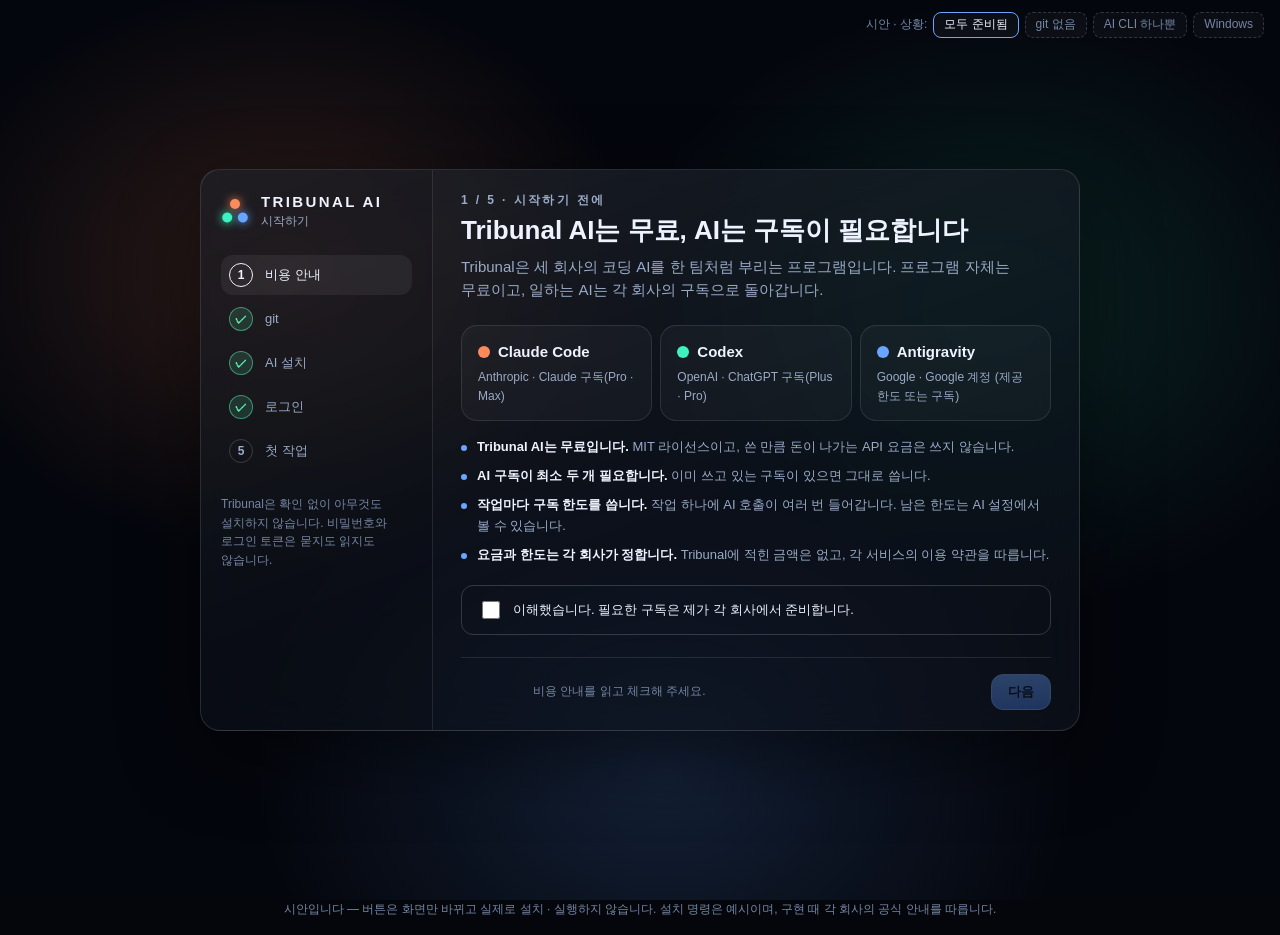
<file: design/first-run-wizard-mockup/index.html>
<!doctype html>
<html lang="ko"><head><meta charset="utf-8"><meta name="viewport" content="width=device-width,initial-scale=1">
<title>시안 · 처음 실행 도우미</title>
<style>
:root{
  --fs-xs:12px;--fs-sm:13px;--fs-md:15px;--fs-lg:18px;--fs-xl:26px;
  --claude:#ff8a5c;--codex:#3df2c0;--agy:#6aa5ff;--ok:#5ef2b0;--bad:#ff6b7a;--warn:#ffc46b;
  --text:#eef3ff;--muted:#9aabc7;--faint:#7586a4;--line:rgba(255,255,255,.1);--line2:rgba(255,255,255,.17);
  --num:'Bahnschrift','Segoe UI Variable Display','Segoe UI',sans-serif;
  --body:'Pretendard','Apple SD Gothic Neo','Segoe UI','Malgun Gothic',sans-serif;
}
*{box-sizing:border-box}
html,body{height:100%;margin:0}
body{background:#04060c;color:var(--text);font:var(--fs-sm)/1.6 var(--body);word-break:keep-all;-webkit-font-smoothing:antialiased;overflow:auto}
/* the scene behind: three soft clouds in the AIs' colours, still (the real console keeps its WebGL scene running here) */
.sky{position:fixed;inset:0;z-index:0;background:
  radial-gradient(40vw 32vw at 22% 30%,rgba(255,138,92,.16),transparent 70%),
  radial-gradient(42vw 34vw at 78% 34%,rgba(61,242,192,.12),transparent 70%),
  radial-gradient(46vw 36vw at 52% 86%,rgba(106,165,255,.16),transparent 70%),#04060c;filter:saturate(1.1)}
button{font:inherit;color:inherit;cursor:pointer}
.kicker{font:600 var(--fs-xs)/1 var(--num);letter-spacing:.2em;text-transform:uppercase;color:var(--muted)}
.glass{background:linear-gradient(160deg,rgba(255,255,255,.075),rgba(255,255,255,.015) 60%),rgba(9,13,24,.62);border:1px solid rgba(255,255,255,.12);border-radius:20px;backdrop-filter:blur(24px) saturate(1.2);box-shadow:0 24px 80px rgba(0,0,0,.45)}

/* mockup-only controls */
.demo{position:fixed;z-index:3;top:12px;right:16px;display:flex;gap:6px;align-items:center;font-size:var(--fs-xs);color:var(--faint)}
.demo button{height:26px;padding:0 10px;border-radius:8px;border:1px dashed var(--line2);background:rgba(255,255,255,.03)}
.demo button[aria-pressed=true]{border-style:solid;border-color:var(--agy);color:var(--text)}

.wrap{position:relative;z-index:1;min-height:100%;display:flex;align-items:center;justify-content:center;padding:56px 16px 56px}
.wizard{width:min(880px,100%);display:grid;grid-template-columns:232px 1fr;overflow:hidden}
@media (max-width:760px){.wizard{grid-template-columns:1fr}.rail{display:none}}

.rail{padding:24px 20px;border-right:1px solid var(--line);background:rgba(0,0,0,.12)}
.brand{display:flex;align-items:center;gap:12px;margin-bottom:24px}
.mark{position:relative;width:28px;height:28px;flex:none;animation:spin 14s linear infinite}
.mark i{position:absolute;width:10px;height:10px;border-radius:50%;left:9px;top:0;transform-origin:5px 14px}
.mark i:nth-child(1){background:var(--claude);box-shadow:0 0 10px var(--claude)}
.mark i:nth-child(2){background:var(--agy);box-shadow:0 0 10px var(--agy);transform:rotate(120deg)}
.mark i:nth-child(3){background:var(--codex);box-shadow:0 0 10px var(--codex);transform:rotate(240deg)}
@keyframes spin{to{transform:rotate(360deg)}}
.brand strong{display:block;font:700 var(--fs-md)/1.1 var(--num);letter-spacing:.16em}
.brand span{font-size:var(--fs-xs);color:var(--muted)}
.steps{list-style:none;margin:0;padding:0;display:grid;gap:4px}
.steps li{display:flex;gap:12px;align-items:center;padding:8px 8px;border-radius:12px;color:var(--muted)}
.steps li[aria-current=step]{background:rgba(255,255,255,.06);color:var(--text)}
.dot{width:24px;height:24px;flex:none;border-radius:50%;display:grid;place-items:center;font:600 var(--fs-xs)/1 var(--num);border:1px solid var(--line2)}
.steps li.done .dot{background:rgba(94,242,176,.14);border-color:rgba(94,242,176,.5);color:var(--ok)}
.steps li.need .dot{border-color:rgba(255,196,107,.6);color:var(--warn)}
.steps li[aria-current=step] .dot{border-color:var(--text)}
.rail-note{margin-top:24px;font-size:var(--fs-xs);color:var(--faint);line-height:1.55}

.main{padding:24px 28px 20px;display:flex;flex-direction:column;min-height:560px}
.head .kicker{display:block;margin-bottom:8px}
h1{font:600 var(--fs-xl)/1.25 var(--body);margin:0 0 8px}
.lead{color:var(--muted);margin:0 0 20px;font-size:var(--fs-md);line-height:1.55}
.body{flex:1}
.foot{display:flex;align-items:center;gap:12px;padding-top:16px;margin-top:16px;border-top:1px solid var(--line)}
.foot .why{flex:1;font-size:var(--fs-xs);color:var(--faint)}
.btn{height:36px;padding:0 16px;border-radius:12px;border:1px solid var(--line2);background:rgba(255,255,255,.05)}
.btn:hover{background:rgba(255,255,255,.1)}
.btn.primary{background:linear-gradient(180deg,#6aa5ff,#4a7ee0);border-color:#7fb2ff;color:#04101f;font-weight:600}
.btn.primary:disabled{opacity:.35;cursor:not-allowed}
.btn.small{height:30px;padding:0 12px;border-radius:8px;font-size:var(--fs-xs)}
.btn.ghost{background:transparent}

/* rows: one per thing that is checked */
.rows{display:grid;gap:8px}
.row{display:grid;grid-template-columns:auto 1fr auto;gap:12px;align-items:center;padding:12px 16px;border:1px solid var(--line);border-radius:16px;background:rgba(255,255,255,.025)}
.row .who{display:flex;align-items:center;gap:12px;min-width:0}
.swatch{width:12px;height:12px;border-radius:50%;flex:none}
.row b{display:block;font-size:var(--fs-md);font-weight:600}
.row small{display:block;color:var(--muted);font-size:var(--fs-xs)}
.state{font-size:var(--fs-xs);white-space:nowrap}
.state.ok{color:var(--ok)}.state.bad{color:var(--bad)}.state.wait{color:var(--warn)}
.icon{width:28px;height:28px;border-radius:50%;display:grid;place-items:center;font-size:var(--fs-sm)}
.icon.ok{background:rgba(94,242,176,.14);color:var(--ok)}.icon.bad{background:rgba(255,107,122,.14);color:var(--bad)}.icon.wait{background:rgba(255,196,107,.12);color:var(--warn)}
.spin{display:inline-block;width:12px;height:12px;border-radius:50%;border:2px solid currentColor;border-right-color:transparent;animation:spin .8s linear infinite}

/* the command box: shown exactly as it would run */
.cmd{margin-top:12px;padding:12px 16px;border-radius:12px;border:1px solid rgba(106,165,255,.35);background:rgba(106,165,255,.06)}
.cmd .label{font-size:var(--fs-xs);color:var(--muted);margin-bottom:6px;display:flex;gap:8px;align-items:center}
.cmd code{display:block;font:var(--fs-sm)/1.5 ui-monospace,SFMono-Regular,Menlo,Consolas,monospace;color:var(--text);white-space:pre-wrap;word-break:break-all}
.cmd .acts{display:flex;gap:8px;margin-top:10px;flex-wrap:wrap;align-items:center}
.cmd a{color:#9cc3ff;font-size:var(--fs-xs)}
.pill{display:inline-flex;align-items:center;height:20px;padding:0 8px;border-radius:999px;font-size:11px;border:1px solid var(--line2);color:var(--muted)}

/* cost cards */
.cost{display:grid;grid-template-columns:repeat(3,1fr);gap:8px;margin:4px 0 16px}
@media (max-width:760px){.cost{grid-template-columns:1fr}}
.card{padding:14px 16px;border-radius:16px;border:1px solid var(--line);background:rgba(255,255,255,.03)}
.card b{display:flex;align-items:center;gap:8px;font-size:var(--fs-md)}
.card small{display:block;color:var(--muted);font-size:var(--fs-xs);margin-top:4px}
.facts{margin:0;padding:0;list-style:none;display:grid;gap:8px}
.facts li{display:flex;gap:10px;align-items:flex-start;color:var(--text)}
.facts li::before{content:"";width:6px;height:6px;border-radius:50%;background:var(--agy);margin-top:8px;flex:none}
.facts li span{color:var(--muted)}
.agree{display:flex;gap:10px;align-items:center;margin-top:20px;padding:12px 16px;border-radius:12px;border:1px solid var(--line2);cursor:pointer}
.agree input{width:18px;height:18px;accent-color:#6aa5ff}
.count{margin-top:12px;font-size:var(--fs-sm);color:var(--muted)}
.count b{color:var(--text)}
.examples{display:flex;flex-wrap:wrap;gap:8px;margin-top:8px}
.chip{height:34px;padding:0 14px;border-radius:999px;border:1px solid var(--line2);background:rgba(255,255,255,.04)}
.chip[aria-pressed=true]{border-color:var(--agy);background:rgba(106,165,255,.12)}
.field{display:flex;gap:8px;align-items:center;margin-top:8px}
.field input{flex:1;height:36px;border-radius:10px;border:1px solid var(--line2);background:rgba(0,0,0,.25);color:var(--text);padding:0 12px;font:inherit}

/* the confirm dialog (the real one is the browser's own confirm(); drawn here so the mockup can show it) */
.veil{position:fixed;inset:0;z-index:5;background:rgba(2,4,10,.6);display:none;align-items:center;justify-content:center;padding:16px}
.veil.open{display:flex}
.dialog{width:min(520px,100%);padding:20px 24px}
.dialog h2{margin:0 0 8px;font-size:var(--fs-lg)}
.dialog p{margin:0 0 12px;color:var(--muted)}
.dialog .acts{display:flex;justify-content:flex-end;gap:8px;margin-top:16px}
.toast{position:fixed;z-index:6;bottom:20px;left:50%;transform:translateX(-50%);padding:10px 16px;border-radius:12px;background:rgba(9,13,24,.9);border:1px solid var(--line2);font-size:var(--fs-sm);display:none}
.toast.show{display:block}
.mocknote{position:relative;z-index:1;margin:0;padding:0 16px 16px;text-align:center;font-size:var(--fs-xs);color:var(--faint)}
</style></head>
<body>
<div class="sky" aria-hidden="true"></div>

<div class="demo" role="group" aria-label="시안용: 상황 바꾸기">
  <span>시안 · 상황:</span>
  <button type="button" data-sc="ready">모두 준비됨</button>
  <button type="button" data-sc="nogit">git 없음</button>
  <button type="button" data-sc="onecli">AI CLI 하나뿐</button>
  <button type="button" data-sc="win">Windows</button>
</div>

<div class="wrap">
  <section class="wizard glass" aria-labelledby="w-title">
    <nav class="rail" aria-label="준비 단계">
      <div class="brand"><span class="mark" aria-hidden="true"><i></i><i></i><i></i></span><div><strong>TRIBUNAL AI</strong><span>시작하기</span></div></div>
      <ol class="steps" id="steps"></ol>
      <p class="rail-note">Tribunal은 확인 없이 아무것도 설치하지 않습니다. 비밀번호와 로그인 토큰은 묻지도 읽지도 않습니다.</p>
    </nav>
    <div class="main">
      <div class="head"><span class="kicker" id="w-kicker"></span><h1 id="w-title"></h1><p class="lead" id="w-lead"></p></div>
      <div class="body" id="w-body"></div>
      <div class="foot">
        <button type="button" class="btn ghost" id="back">이전</button>
        <span class="why" id="why"></span>
        <button type="button" class="btn" id="later" hidden>나중에 하기</button>
        <button type="button" class="btn primary" id="next">다음</button>
      </div>
    </div>
  </section>
</div>

<div class="veil" id="veil" role="dialog" aria-modal="true" aria-labelledby="d-title">
  <div class="dialog glass">
    <h2 id="d-title">이 명령을 새 터미널 창에서 실행할까요?</h2>
    <p id="d-what"></p>
    <div class="cmd"><div class="label">실행할 명령</div><code id="d-cmd"></code></div>
    <p style="margin-top:12px;font-size:var(--fs-xs)">터미널 창에서 진행 상황을 볼 수 있고, 비밀번호를 묻는 경우 그 창에 직접 입력합니다. 끝나면 이 화면이 다시 확인합니다.</p>
    <div class="acts"><button type="button" class="btn ghost" id="d-no">취소</button><button type="button" class="btn primary" id="d-yes">실행</button></div>
  </div>
</div>
<div class="toast" id="toast" role="status"></div>
<p class="mocknote">시안입니다 — 버튼은 화면만 바뀌고 실제로 설치 · 실행하지 않습니다. 설치 명령은 예시이며, 구현 때 각 회사의 공식 안내를 따릅니다.</p>

<script>
'use strict';
const $=id=>document.getElementById(id);
const el=(tag,text,cls)=>{const n=document.createElement(tag);if(text!=null)n.textContent=text;if(cls)n.className=cls;return n;};
// what each machine looks like in the mockup's situations
const SC={
  ready: {os:'mac',git:'2.50.1',clis:{claude:'2.1.293',codex:'0.171.0',agy:'1.5.16'},signed:{claude:'u•••@e•••.com',codex:'u•••@e•••.com',agy:null}},
  nogit: {os:'mac',git:null,clis:{claude:'2.1.293',codex:null,agy:null},signed:{claude:'u•••@e•••.com'}},
  onecli:{os:'mac',git:'2.50.1',clis:{claude:'2.1.293',codex:null,agy:null},signed:{claude:'u•••@e•••.com'}},
  win:   {os:'win',git:null,clis:{claude:null,codex:null,agy:null},signed:{}},
};
const AIS=[
  {key:'claude',name:'Claude Code',who:'Anthropic',plan:'Claude 구독(Pro · Max)',color:'var(--claude)',
   install:{mac:'curl -fsSL https://claude.ai/install.sh | bash',win:'irm https://claude.ai/install.ps1 | iex'},login:'claude auth login',page:'Claude Code 설치 안내'},
  {key:'codex',name:'Codex',who:'OpenAI',plan:'ChatGPT 구독(Plus · Pro)',color:'var(--codex)',
   install:{mac:'npm install -g @openai/codex',win:'npm install -g @openai/codex'},login:'codex login',page:'Codex CLI 설치 안내'},
  {key:'agy',name:'Antigravity',who:'Google',plan:'Google 계정 (제공 한도 또는 구독)',color:'var(--agy)',
   install:{mac:'Antigravity 앱을 설치하면 agy 명령이 함께 생깁니다',win:'Antigravity 앱을 설치하면 agy 명령이 함께 생깁니다'},login:null,page:'Antigravity 설치 안내',app:true},
];
const GIT={mac:'xcode-select --install',win:'winget install --id Git.Git -e'};
let sc=structuredClone(SC.ready),step=0,agreed=false,checking=false,goal='계산기 창 앱을 만들어줘';
const STEPS=[
  {kicker:'1 / 5 · 시작하기 전에',title:'Tribunal AI는 무료, AI는 구독이 필요합니다',lead:'Tribunal은 세 회사의 코딩 AI를 한 팀처럼 부리는 프로그램입니다. 프로그램 자체는 무료이고, 일하는 AI는 각 회사의 구독으로 돌아갑니다.'},
  {kicker:'2 / 5 · git',title:'변경 기록 도구(git)를 확인합니다',lead:'Tribunal은 원본을 건드리지 않고 작업 사본에서 일합니다. 이때 git이 필요합니다.'},
  {kicker:'3 / 5 · AI 설치',title:'코딩 AI를 설치합니다',lead:'최소 두 개가 있어야 작업을 시킬 수 있습니다. 만드는 AI와 검토하는 AI가 달라야 하기 때문입니다. 셋이면 하나가 한도에 걸려도 이어 갑니다.'},
  {kicker:'4 / 5 · 로그인',title:'각 AI에 구독 계정으로 로그인합니다',lead:'로그인은 각 AI의 공식 명령으로, 새 터미널 창과 브라우저에서 직접 합니다. Tribunal은 계정 주소만 가려서 보여 줍니다.'},
  {kicker:'5 / 5 · 첫 작업',title:'연습용 폴더에서 첫 작업을 시켜 봅니다',lead:'원본 프로젝트가 아니라 연습용 폴더에서 시작합니다. 결과는 바로 적용하지 않고, 변경 내용을 본 뒤 적용하거나 버릴 수 있습니다.'},
];
const ready=()=>Object.values(sc.clis).filter(Boolean).length;
const signed=()=>AIS.filter(a=>sc.clis[a.key]&&(a.key==='agy'||sc.signed[a.key])).length;
function stepState(i){
  if(i===0)return agreed?'done':'';
  if(i===1)return sc.git?'done':'need';
  if(i===2)return ready()>=2?'done':'need';
  if(i===3)return signed()>=2?'done':'need';
  return '';
}
function paintRail(){
  const ol=$('steps');ol.replaceChildren();
  const names=['비용 안내','git','AI 설치','로그인','첫 작업'];
  names.forEach((n,i)=>{const li=el('li','',stepState(i));if(i===step)li.setAttribute('aria-current','step');
    const st=stepState(i);li.append(el('span',st==='done'?'✓':st==='need'?'!':String(i+1),'dot'),el('span',n));ol.append(li);});
}
function cmdBox(label,command,what,link){
  const box=el('div','','cmd'),lab=el('div','','label');lab.append(el('span',label),el('span',sc.os==='win'?'Windows PowerShell':'터미널','pill'));
  if(/^npm /.test(command)){const need=el('span','Node.js 필요','pill');need.style.borderColor='rgba(255,196,107,.6)';need.style.color='var(--warn)';
    need.title='npm은 Node.js와 함께 설치됩니다. 없으면 먼저 Node.js를 설치하도록 같은 방식으로 안내합니다.';lab.append(need);}
  const code=el('code',command),acts=el('div','','acts');
  const run=el('button','새 터미널 창에서 실행','btn small');run.type='button';run.onclick=()=>ask(what,command);
  const copy=el('button','복사','btn small ghost');copy.type='button';copy.onclick=()=>toast('명령을 복사했습니다');
  acts.append(run,copy);if(link){const a=el('a',link+' ↗');a.href='#';a.onclick=e=>{e.preventDefault();toast('공식 안내 페이지를 브라우저로 엽니다');};acts.append(a);}
  box.append(lab,code,acts);return box;
}
function recheck(){checking=true;paint();setTimeout(()=>{checking=false;paint();},900);}
function row(icon,cls,title,sub,right){const r=el('div','','row'),who=el('div','','who');who.append(el('span',icon,'icon '+cls));
  const t=el('div');t.append(el('b',title),el('small',sub));who.append(t);r.append(who,el('span'),right||el('span'));return r;}
function body(){
  const b=$('w-body');b.replaceChildren();
  if(step===0){
    const cost=el('div','','cost');
    for(const a of AIS){const c=el('div','','card'),t=el('b');const s=el('span','','swatch');s.style.background=a.color;t.append(s,a.name);c.append(t,el('small',a.who+' · '+a.plan));cost.append(c);}
    const facts=el('ul','','facts');
    for(const [a,b2] of [['Tribunal AI는 무료입니다.',' MIT 라이선스이고, 쓴 만큼 돈이 나가는 API 요금은 쓰지 않습니다.'],
      ['AI 구독이 최소 두 개 필요합니다.',' 이미 쓰고 있는 구독이 있으면 그대로 씁니다.'],
      ['작업마다 구독 한도를 씁니다.',' 작업 하나에 AI 호출이 여러 번 들어갑니다. 남은 한도는 AI 설정에서 볼 수 있습니다.'],
      ['요금과 한도는 각 회사가 정합니다.',' Tribunal에 적힌 금액은 없고, 각 서비스의 이용 약관을 따릅니다.']]){
      const li=el('li');const t=el('div');t.append(el('b',a),el('span',b2));li.append(t);facts.append(li);}
    const ag=el('label','','agree'),cb=el('input');cb.type='checkbox';cb.checked=agreed;cb.onchange=()=>{agreed=cb.checked;paint();};
    ag.append(cb,el('span','이해했습니다. 필요한 구독은 제가 각 회사에서 준비합니다.'));
    b.append(cost,facts,ag);
  }else if(step===1){
    const rows=el('div','','rows');
    if(checking)rows.append(row('','wait','git','확인하는 중…',el('span','','spin state wait')));
    else if(sc.git)rows.append(row('✓','ok','git '+sc.git,'설치되어 있습니다',el('span','준비됨','state ok')));
    else{rows.append(row('✗','bad','git','이 컴퓨터에 없습니다',el('span','설치 필요','state bad')));
      rows.append(cmdBox(sc.os==='win'?'Windows 공식 설치(winget)':'macOS 개발 도구 설치',GIT[sc.os],'git을 설치합니다.','git 공식 안내'));}
    b.append(rows);
  }else if(step===2){
    const rows=el('div','','rows');
    for(const a of AIS){const v=sc.clis[a.key];const s=el('span','','swatch');s.style.background=a.color;
      const r=el('div','','row'),who=el('div','','who'),t=el('div');t.append(el('b',a.name),el('small',a.who+(v?' · '+v:' · 설치되어 있지 않음')));who.append(s,t);
      const st=checking?el('span','','spin state wait'):el('span',v?'✓ 설치됨':'설치 필요',v?'state ok':'state bad');
      r.append(who,el('span'),st);rows.append(r);
      if(!v&&!checking){const cmd=a.app?null:a.install[sc.os];
        if(cmd)rows.append(cmdBox(a.name+' 공식 설치 명령',cmd,'설치합니다: '+a.name,a.page));
        else{const box=el('div','','cmd');box.append(el('div',a.install[sc.os],'label'));const acts=el('div','','acts'),link=el('a',a.page+' ↗');link.href='#';link.onclick=e=>{e.preventDefault();toast('공식 안내 페이지를 브라우저로 엽니다');};acts.append(link);box.append(acts);rows.append(box);}}
    }
    const n=ready();const c=el('p','','count');c.append('지금 ',el('b',n+'개'),' 설치됨 · 최소 2개 필요'+(n>=2&&n<3?' (셋째는 나중에 설치해도 됩니다)':''));
    const again=el('button','다시 확인','btn small');again.type='button';again.onclick=recheck;
    b.append(rows,c,again);
  }else if(step===3){
    const rows=el('div','','rows');
    for(const a of AIS){if(!sc.clis[a.key])continue;const s=el('span','','swatch');s.style.background=a.color;
      const r=el('div','','row'),who=el('div','','who'),t=el('div');
      const acc=sc.signed[a.key];
      t.append(el('b',a.name),el('small',a.key==='agy'?'계정과 로그인 여부를 CLI가 알려 주지 않습니다':acc?'로그인됨 · '+acc:'로그인되어 있지 않습니다'));who.append(s,t);
      let right;
      if(a.key==='agy'){right=el('button','터미널에서 열기','btn small');right.onclick=()=>ask('Antigravity를 터미널에서 엽니다. 처음이면 거기서 로그인합니다.','agy');}
      else if(acc)right=el('span','✓ 로그인됨','state ok');
      else{right=el('button','로그인','btn small');right.onclick=()=>ask(a.name+'에 로그인합니다. 브라우저가 열리면 구독 계정으로 로그인하세요.',a.login);}
      r.append(who,el('span'),right);rows.append(r);}
    if(!rows.children.length)rows.append(el('p','설치된 AI가 아직 없습니다. 이전 단계에서 설치해 주세요.','count'));
    b.append(rows);
  }else{
    const p1=el('p','연습용 폴더','kicker');p1.style.margin='0 0 4px';
    const f=el('div','','field'),inp=el('input');inp.value=sc.os==='win'?'C:\\Users\\나\\Tribunal 연습':'~/Tribunal 연습';inp.setAttribute('aria-label','연습용 폴더');
    const make=el('button','만들기','btn small');make.onclick=()=>toast('연습용 폴더를 만들었습니다 · 프로젝트로 선택됨');f.append(inp,make);
    const p2=el('p','첫 작업 예시','kicker');p2.style.margin='20px 0 4px';
    const ex=el('div','','examples');
    for(const g of ['계산기 창 앱을 만들어줘','할 일 목록 웹 페이지를 만들어줘','지뢰찾기 게임을 만들어줘','내 소개 웹 페이지를 만들어줘']){
      const c=el('button',g,'chip');c.type='button';c.setAttribute('aria-pressed',String(g===goal));c.onclick=()=>{goal=g;paint();};ex.append(c);}
    const note=el('p','끝나면 결과물 창의 「실행해 보기」로 바로 써 볼 수 있습니다. 작업 한 번에 AI 호출이 대략 5~10번 들어갑니다.','count');
    b.append(p1,f,p2,ex,note);
  }
}
function paint(){
  const s=STEPS[step];$('w-kicker').textContent=s.kicker;$('w-title').textContent=s.title;$('w-lead').textContent=s.lead;
  paintRail();body();
  $('back').style.visibility=step?'visible':'hidden';
  const next=$('next');next.textContent=step===4?'이 작업 시작하기':'다음';
  let ok=true,why='';
  if(step===0&&!agreed){ok=false;why='비용 안내를 읽고 체크해 주세요.';}
  if(step===1&&!sc.git){ok=false;why='git을 설치한 뒤 「다음」이 열립니다.';}
  if(step===2&&ready()<2){ok=false;why='AI가 두 개 이상 있어야 합니다.';}
  if(step===3&&signed()<2){ok=false;why='두 개 이상 로그인해야 작업을 시킬 수 있습니다.';}
  next.disabled=!ok;$('why').textContent=why;
  $('later').hidden=!(step===3&&signed()>=2&&signed()<ready());
}
let pending=null;
function ask(what,command){pending=command;$('d-what').textContent=what;$('d-cmd').textContent=command;$('veil').classList.add('open');$('d-yes').focus();}
$('d-no').onclick=()=>{$('veil').classList.remove('open');pending=null;};
$('d-yes').onclick=()=>{$('veil').classList.remove('open');toast('터미널 창을 열었습니다. 끝나면 「다시 확인」을 누르거나 이 화면이 스스로 확인합니다.');
  // the mockup pretends it worked, so the next state can be seen
  setTimeout(()=>{if(step===1)sc.git='2.50.1';
    if(step===2){const a=AIS.find(x=>x.install[sc.os]===pending);if(a)sc.clis[a.key]='새로 설치됨';}
    if(step===3){const a=AIS.find(x=>x.login===pending);if(a)sc.signed[a.key]='u•••@e•••.com';}
    recheck();},700);};
function toast(t){const n=$('toast');n.textContent=t;n.classList.add('show');clearTimeout(toast.t);toast.t=setTimeout(()=>n.classList.remove('show'),2600);}
$('back').onclick=()=>{if(step){step--;paint();}};
$('next').onclick=()=>{if(step<4){step++;if(step===1||step===2)recheck();else paint();}else toast('한눈에 탭으로 넘어가 「'+goal+'」 작업을 시작합니다');};
$('later').onclick=()=>{step=4;paint();};
document.querySelectorAll('.demo button').forEach(b=>b.onclick=()=>{sc=structuredClone(SC[b.dataset.sc]);document.querySelectorAll('.demo button').forEach(x=>x.setAttribute('aria-pressed',String(x===b)));paint();});
document.querySelector('.demo button').setAttribute('aria-pressed','true');
document.addEventListener('keydown',e=>{if(e.key==='Escape'&&$('veil').classList.contains('open'))$('d-no').click();});
paint();
</script>
</body></html>
</file>
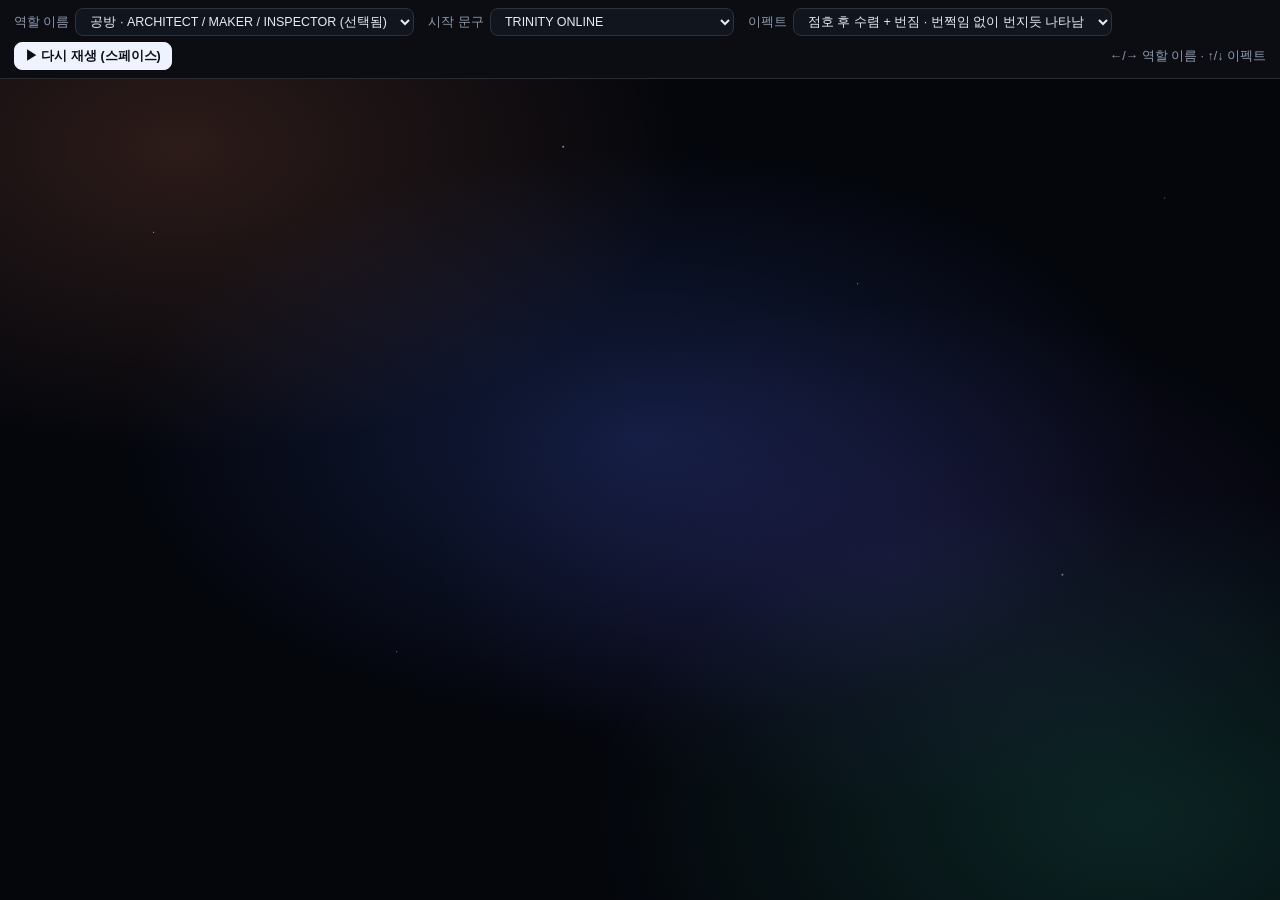
<file: design/intro-roles-mockup/index.html>
<!doctype html>
<html lang="ko">
<head>
<meta charset="utf-8">
<meta name="viewport" content="width=device-width,initial-scale=1">
<title>Tribunal AI · 시작 화면과 역할 이름 시안</title>
<style>
/* 시작 연출(문구 + 이펙트)과 세 역할 이름을 조합해 보는 시안. 실제 화면의 3D 입자 대신 CSS로 그린 근사치다. */
*{box-sizing:border-box}
html,body{height:100%;margin:0}
body{--claude:#ff8a5c;--agy:#6aa5ff;--codex:#3df2c0;--text:#eef3ff;--muted:#9aabc7;--faint:#7586a4;--line:rgba(255,255,255,.12);
  --body:'Pretendard','Apple SD Gothic Neo','Segoe UI','Malgun Gothic',sans-serif;--num:'SF Pro Display','Bahnschrift','Segoe UI',sans-serif;
  font:14px/1.6 var(--body);color:var(--text);background:#04060c;overflow:hidden;word-break:keep-all;-webkit-font-smoothing:antialiased}
button{font:inherit;color:inherit;cursor:pointer}
#bar{position:fixed;z-index:30;left:0;right:0;top:0;display:flex;flex-wrap:wrap;gap:6px 14px;align-items:center;padding:8px 14px;background:#0b0d12;border-bottom:1px solid #262b36;font-size:12.5px;color:#cfd6e4}
#bar label{display:flex;align-items:center;gap:6px;color:#8d99ae}
#bar select,#bar button{height:28px;padding:0 10px;border-radius:8px;border:1px solid #2c3340;background:#11151d;color:#e7ecf6;font-size:12.5px}
#bar button.go{background:#eef3ff;color:#0b0d12;border-color:#eef3ff;font-weight:600}
#bar p{margin:0 0 0 auto;color:#8d99ae}
#stage{position:fixed;inset:44px 0 0 0;overflow:hidden;background:
  radial-gradient(1px 1px at 12% 22%,#fff9,transparent),radial-gradient(1px 1px at 31% 71%,#fff7,transparent),radial-gradient(1.5px 1.5px at 44% 12%,#fffa,transparent),radial-gradient(1px 1px at 67% 28%,#fff8,transparent),radial-gradient(1.5px 1.5px at 83% 62%,#fff8,transparent),radial-gradient(1px 1px at 91% 18%,#fff6,transparent),
  radial-gradient(40% 36% at 14% 12%,rgba(255,138,92,.16),transparent),radial-gradient(42% 38% at 88% 90%,rgba(61,242,192,.13),transparent),radial-gradient(36% 30% at 70% 60%,rgba(120,90,240,.12),transparent),
  radial-gradient(55% 46% at 50% 46%,#121c3f,#04060c 74%)}
/* ---- 무대 (시작 연출이 끝난 뒤 보이는 화면) */
.scene{position:absolute;inset:0;opacity:0;transition:opacity .9s}
.scene.on{opacity:1}
.core{position:absolute;left:50%;top:44%;width:150px;height:150px;margin:-75px;border-radius:50%;background:conic-gradient(from 210deg,var(--claude),var(--agy),var(--codex),var(--claude));filter:blur(16px) saturate(1.3);animation:spin 14s linear infinite}
.core::after{content:"";position:absolute;inset:26%;border-radius:50%;background:radial-gradient(circle,#fff,#cfe0ff 55%,transparent);filter:blur(2px)}
@keyframes spin{to{rotate:360deg}}
.ring{position:absolute;left:50%;top:44%;width:330px;height:330px;margin:-165px;border-radius:50%;border:1px solid rgba(255,255,255,.1)}
.node{--c:#fff;position:absolute;display:flex;flex-direction:column;align-items:center;gap:2px;text-align:center;translate:-50% -20px;white-space:nowrap}
.node i{width:40px;height:40px;border-radius:50%;background:radial-gradient(circle at 35% 30%,#fff,var(--c) 40%,color-mix(in srgb,var(--c) 30%,#000));box-shadow:0 0 30px color-mix(in srgb,var(--c) 70%,transparent);margin-bottom:8px}
.node small{font:700 12px var(--num);letter-spacing:.2em;color:var(--muted)}
.node b{font:650 20px/1.2 var(--body);color:var(--c)}
.node span{font-size:12.5px;color:#c6d2e8}
.n0{left:50%;top:14%;--c:var(--claude)}.n1{left:28%;top:66%;--c:var(--agy)}.n2{left:72%;top:66%;--c:var(--codex)}
.pipe{position:absolute;left:50%;bottom:92px;translate:-50% 0;display:flex;gap:26px;padding:10px 20px;border-radius:17px;border:1px solid var(--line);background:rgba(9,13,24,.5);backdrop-filter:blur(18px)}
.pipe div{display:flex;flex-direction:column;font-size:13.5px;font-weight:600;color:var(--muted)}
.pipe small{font:600 12px var(--num);letter-spacing:.14em;color:var(--faint)}
.lines{position:absolute;left:24px;top:24px;width:300px;padding:16px 18px;border-radius:18px;border:1px solid var(--line);background:rgba(9,13,24,.5);backdrop-filter:blur(18px);display:flex;flex-direction:column;gap:8px}
.lines span{font:600 12px var(--num);letter-spacing:.18em;color:var(--muted)}
.lines p{margin:0;font-size:13.5px;color:#d6dff0}
.lines p em{font-style:normal;color:var(--c)}
.compose{position:absolute;left:24px;right:24px;bottom:22px;height:54px;display:flex;align-items:center;padding:0 20px;border-radius:18px;border:1px solid var(--line);background:rgba(9,13,24,.5);color:var(--faint);backdrop-filter:blur(18px)}
/* ---- 시작 연출 공통 */
#intro{position:absolute;inset:0;z-index:5;display:grid;place-items:center;pointer-events:none}
#intro .veil{position:absolute;inset:0;background:radial-gradient(circle,#04060c00 26%,#04060c 76%);opacity:0}
#intro .title{position:relative;display:flex;flex-direction:column;align-items:center;gap:10px;text-align:center}
#intro .t1{font:600 15px var(--num);letter-spacing:.9em;margin-right:-.9em;color:#c6d2e8;opacity:0}
#intro .t2{font:800 clamp(40px,6vw,96px)/1.05 var(--num);letter-spacing:.16em;margin-right:-.16em;background:linear-gradient(90deg,var(--claude),#fff 50%,var(--codex) 75%,var(--agy));-webkit-background-clip:text;background-clip:text;color:transparent;opacity:0}
#intro .t3{font-size:13px;letter-spacing:.3em;color:var(--muted);opacity:0}
#intro.ko .t2{letter-spacing:.04em;margin-right:0;font-family:var(--body)}#intro.ko .t1{letter-spacing:.5em;margin-right:-.5em}
/* 1 번짐 (지금 화면) */
.fx-blur.play .veil{animation:veil 3.4s ease both}
.fx-blur.play .t1{animation:blurin 3.4s ease both}.fx-blur.play .t2{animation:blurin 3.4s .12s ease both}.fx-blur.play .t3{animation:blurin 3.4s .3s ease both}
@keyframes veil{0%,70%{opacity:1}100%{opacity:0}}
@keyframes blurin{0%{opacity:0;filter:blur(12px);scale:1.25}28%{opacity:1;filter:blur(0);scale:1}72%{opacity:1}100%{opacity:0;filter:blur(8px)}}
/* 2 수렴: 세 빛이 세 자리에서 날아와 가운데서 합쳐지고, 그 섬광에서 문구가 나온다 */
.orb{position:absolute;width:26px;height:26px;margin:-13px;border-radius:50%;opacity:0;background:var(--c);box-shadow:0 0 40px 10px var(--c)}
.o0{--c:var(--claude);--x:50%;--y:14%}.o1{--c:var(--agy);--x:28%;--y:66%}.o2{--c:var(--codex);--x:72%;--y:66%}
.fx-converge.play .veil{animation:veil 4.4s ease both}
.fx-converge.play .orb{animation:fly 1.5s cubic-bezier(.6,0,.3,1) both}
.fx-converge.play .o1{animation-delay:.18s}.fx-converge.play .o2{animation-delay:.36s}
@keyframes fly{0%{left:var(--x);top:var(--y);opacity:0;scale:.3}18%{opacity:1;scale:1}86%{opacity:1}100%{left:50%;top:44%;opacity:0;scale:.5}}
.flash{position:absolute;left:50%;top:44%;width:20px;height:20px;margin:-10px;border-radius:50%;background:#fff;opacity:0}
.fx-converge.play .flash{animation:flash 1.3s 1.75s ease-out both}
@keyframes flash{0%{opacity:0;scale:1}12%{opacity:1;box-shadow:0 0 120px 60px #fff}100%{opacity:0;scale:40;box-shadow:0 0 0 0 #fff0}}
.fx-converge.play .t1{animation:rise 2.4s 1.95s ease both}.fx-converge.play .t2{animation:rise 2.4s 2.05s ease both}.fx-converge.play .t3{animation:rise 2.4s 2.25s ease both}
@keyframes rise{0%{opacity:0;translate:0 18px;filter:blur(10px)}22%{opacity:1;translate:0 0;filter:blur(0)}78%{opacity:1}100%{opacity:0;filter:blur(8px)}}
/* 3 인장: 고리가 그려지고 세 표식이 차례로 켜진 뒤 문구가 찍힌다 */
.seal{position:absolute;left:50%;top:44%;width:360px;height:360px;margin:-180px;opacity:0}
.seal circle{fill:none;stroke:#e9d9b0;stroke-width:1.2;stroke-dasharray:1100;stroke-dashoffset:1100}
.seal .tick{fill:var(--c);stroke:none;opacity:0;stroke-dasharray:none}
.fx-seal.play .veil{animation:veil 4.6s ease both}
.fx-seal.play .seal{animation:sealbox 4.6s ease both}
@keyframes sealbox{0%{opacity:1}74%{opacity:1}100%{opacity:0;scale:1.08}}
.fx-seal.play .seal circle.r{animation:draw 1.5s cubic-bezier(.6,0,.2,1) forwards}.fx-seal.play .seal circle.r2{animation:draw 1.5s .25s cubic-bezier(.6,0,.2,1) forwards}
@keyframes draw{to{stroke-dashoffset:0}}
.fx-seal.play .tick{animation:tick .5s ease forwards}.fx-seal.play .k0{animation-delay:1.3s}.fx-seal.play .k1{animation-delay:1.55s}.fx-seal.play .k2{animation-delay:1.8s}
@keyframes tick{from{opacity:0;r:14}to{opacity:1;r:7}}
.fx-seal .t2{font-family:Georgia,'Noto Serif KR','AppleMyungjo',serif;letter-spacing:.1em;margin-right:-.1em;background:none;color:#f1e4bf;text-shadow:0 0 40px rgba(233,217,176,.5)}
.fx-seal.play .t1{animation:stamp 2.6s 1.9s ease both}.fx-seal.play .t2{animation:stamp 2.6s 2.0s ease both}.fx-seal.play .t3{animation:stamp 2.6s 2.15s ease both}
@keyframes stamp{0%{opacity:0;scale:1.5}14%{opacity:1;scale:1}80%{opacity:1}100%{opacity:0}}
/* 4 별자리: 세 별이 뜨고 선이 이어져 삼각형이 된 뒤 문구가 떠오른다 */
.sky{position:absolute;inset:0;width:100%;height:100%;opacity:0}
.sky line{stroke:#bcd0ff;stroke-width:.25;stroke-dasharray:70;stroke-dashoffset:70;vector-effect:non-scaling-stroke}
.sky circle{opacity:0}
.fx-stars.play .veil{animation:veil 4.6s ease both}
.fx-stars.play .sky{animation:sealbox 4.6s ease both}
.fx-stars.play .sky circle{animation:star .7s ease forwards}.fx-stars.play .s1{animation-delay:.3s}.fx-stars.play .s2{animation-delay:.6s}
@keyframes star{from{opacity:0;r:3}to{opacity:1;r:.9}}
.fx-stars.play .sky line{animation:draw 1s ease forwards}.fx-stars.play .l0{animation-delay:.9s}.fx-stars.play .l1{animation-delay:1.25s}.fx-stars.play .l2{animation-delay:1.6s}
.fx-stars.play .t1{animation:rise 2.4s 2.1s ease both}.fx-stars.play .t2{animation:rise 2.4s 2.2s ease both}.fx-stars.play .t3{animation:rise 2.4s 2.4s ease both}
/* 5 점호: 세 역할이 한 줄씩 응답하고, 마지막 줄이 커진다 */
.roll{position:relative;display:none;flex-direction:column;gap:8px;font:500 15px ui-monospace,'SF Mono',Menlo,Consolas,monospace;color:#c6d2e8;min-width:340px}
.fx-roll .title{display:none}.fx-roll .roll{display:flex}
.roll div{opacity:0;display:flex;gap:12px}.roll div b{color:var(--c);min-width:120px}.roll div i{font-style:normal;color:var(--codex);margin-left:auto}
.roll .last{margin-top:14px;font:700 clamp(26px,3.4vw,48px)/1.1 var(--num);letter-spacing:.12em;color:#fff;justify-content:center}
.fx-roll.play .veil{animation:veil 4.4s ease both}
.fx-roll.play .roll div{animation:line 3.6s ease both}.fx-roll.play .roll div:nth-child(2){animation-delay:.45s}.fx-roll.play .roll div:nth-child(3){animation-delay:.9s}.fx-roll.play .roll .last{animation:rise 2.4s 1.6s ease both}
@keyframes line{0%{opacity:0;translate:-10px 0}10%{opacity:1;translate:0 0}82%{opacity:1}100%{opacity:0}}
/* 6 점호 후 수렴: 세 자리에서 한 명씩 불이 켜지며 응답하고, 셋이 모두 답하면 가운데로 모여 섬광이 된다 */
.call{position:absolute;left:var(--x);top:var(--y);translate:-50% 26px;display:flex;flex-direction:column;align-items:center;gap:2px;opacity:0;white-space:nowrap;font:600 12px var(--num);letter-spacing:.2em;color:var(--muted)}
.call b{font:650 19px/1.2 var(--body);letter-spacing:0;color:var(--c)}
.call i{font-style:normal;font:600 12px ui-monospace,'SF Mono',Menlo,monospace;letter-spacing:.08em;color:var(--codex)}
.c0{--c:var(--claude);--x:50%;--y:14%;--d:.15s}.c1{--c:var(--agy);--x:28%;--y:66%;--d:.65s}.c2{--c:var(--codex);--x:72%;--y:66%;--d:1.15s}
.fx-rc .o0{--d:.15s}.fx-rc .o1{--d:.65s}.fx-rc .o2{--d:1.15s}
.fx-rc.play .veil{animation:veil 5.8s ease both}
.fx-rc.play .orb{left:var(--x);top:var(--y);animation:light .55s var(--d) cubic-bezier(.2,1.5,.4,1) both,gather 1.25s 2.15s cubic-bezier(.6,0,.3,1) forwards}
@keyframes light{from{opacity:0;scale:.2}to{opacity:1;scale:1}}
@keyframes gather{0%{left:var(--x);top:var(--y);opacity:1;scale:1}85%{opacity:1}100%{left:50%;top:44%;opacity:0;scale:.5}}
.fx-rc.play .call{animation:callin .45s var(--d) ease both,callout .3s 1.95s ease forwards}   /* the three answers leave together, just before the lights gather */
@keyframes callin{from{opacity:0;translate:-50% 36px}to{opacity:1;translate:-50% 26px}}
@keyframes callout{to{opacity:0}}
.fx-rc.play .call i{animation:blinkin .4s calc(var(--d) + .3s) steps(2) both}
@keyframes blinkin{from{opacity:0}to{opacity:1}}
.fx-rc.play .flash{animation:flash 1.3s 3.3s ease-out both}
.fx-rc.play .t1{animation:rise 2.4s 3.5s ease both}.fx-rc.play .t2{animation:rise 2.4s 3.6s ease both}.fx-rc.play .t3{animation:rise 2.4s 3.8s ease both}
/* 7 점호 후 수렴 + 번짐: 번쩍임 없이, 모인 빛이 부드럽게 퍼지는 자리에서 문구가 번지듯 나타난다 */
.fx-rb .o0{--d:.15s}.fx-rb .o1{--d:.65s}.fx-rb .o2{--d:1.15s}
.fx-rb.play .veil{animation:veil 6.2s ease both}
.fx-rb.play .orb{left:var(--x);top:var(--y);animation:light .55s var(--d) cubic-bezier(.2,1.5,.4,1) both,gather 1.35s 2.15s cubic-bezier(.6,0,.3,1) forwards}
.fx-rb.play .call{animation:callin .45s var(--d) ease both,callout .3s 1.95s ease forwards}
.fx-rb.play .call i{animation:blinkin .4s calc(var(--d) + .3s) steps(2) both}
.fx-rb.play .flash{width:220px;height:220px;margin:-110px;background:conic-gradient(from 210deg,var(--claude),var(--agy),var(--codex),var(--claude));filter:blur(46px);animation:bloom 3.2s 3.0s ease both}
@keyframes bloom{0%{opacity:0;scale:.3}30%{opacity:.55;scale:1}70%{opacity:.4;scale:1.5}100%{opacity:0;scale:2.2}}
.fx-rb.play .t1{animation:blurin 3s 3.25s ease both}.fx-rb.play .t2{animation:blurin 3s 3.37s ease both}.fx-rb.play .t3{animation:blurin 3s 3.55s ease both}
@media(prefers-reduced-motion:reduce){*{animation-duration:.01s!important}}
</style>
</head>
<body>
<div id="bar">
  <label>역할 이름 <select id="names"></select></label>
  <label>시작 문구 <select id="phrase"></select></label>
  <label>이펙트 <select id="fx"></select></label>
  <button type="button" class="go" id="replay">▶ 다시 재생 (스페이스)</button>
  <p id="hint">←/→ 역할 이름 · ↑/↓ 이펙트</p>
</div>
<div id="stage">
  <div class="scene" id="scene">
    <div class="ring"></div><div class="core"></div>
    <div class="node n0"><i></i><small id="r0"></small><b>Claude</b><span>대기</span></div>
    <div class="node n1"><i></i><small id="r1"></small><b>Antigravity</b><span>대기</span></div>
    <div class="node n2"><i></i><small id="r2"></small><b>Codex</b><span>대기</span></div>
    <div class="lines"><span>이름이 문장 속에서 읽히는 모습</span>
      <p style="--c:var(--claude)"><em id="s0"></em></p><p style="--c:var(--agy)"><em id="s1"></em></p><p style="--c:var(--codex)"><em id="s2"></em></p><p id="s3" style="color:var(--muted)"></p></div>
    <div class="pipe"><div><span id="g0">계획</span><small id="p0"></small></div><div><span id="g1">구현</span><small id="p1"></small></div><div>테스트<small>DIRECTOR</small></div><div><span id="g2">검수</span><small id="p2"></small></div><div>판단<small id="p3"></small></div></div>
    <div class="compose" id="compose"></div>
  </div>
  <div id="intro">
    <div class="veil"></div>
    <div class="call c0"><span id="k0"></span><b>Claude</b><i>✓ 응답</i></div><div class="call c1"><span id="k1"></span><b>Antigravity</b><i>✓ 응답</i></div><div class="call c2"><span id="k2"></span><b>Codex</b><i>✓ 응답</i></div>
    <b class="orb o0"></b><b class="orb o1"></b><b class="orb o2"></b><b class="flash"></b>
    <svg class="seal" viewBox="0 0 360 360"><circle class="r" cx="180" cy="180" r="172"/><circle class="r2" cx="180" cy="180" r="160"/>
      <circle class="tick k0" style="--c:var(--claude)" cx="180" cy="14" r="7"/><circle class="tick k1" style="--c:var(--agy)" cx="36" cy="263" r="7"/><circle class="tick k2" style="--c:var(--codex)" cx="324" cy="263" r="7"/></svg>
    <svg class="sky" viewBox="0 0 100 100" preserveAspectRatio="none"><line class="l0" x1="50" y1="14" x2="28" y2="66"/><line class="l1" x1="28" y1="66" x2="72" y2="66"/><line class="l2" x1="72" y1="66" x2="50" y2="14"/>
      <circle class="s0" cx="50" cy="14" r=".9" fill="#ff8a5c"/><circle class="s1" cx="28" cy="66" r=".9" fill="#6aa5ff"/><circle class="s2" cx="72" cy="66" r=".9" fill="#3df2c0"/></svg>
    <div class="title"><span class="t1" id="t1"></span><strong class="t2" id="t2"></strong><span class="t3" id="t3"></span></div>
    <div class="roll"><div style="--c:var(--claude)"><b id="q0"></b>Claude<i>응답</i></div><div style="--c:var(--agy)"><b id="q1"></b>Antigravity<i>응답</i></div><div style="--c:var(--codex)"><b id="q2"></b>Codex<i>응답</i></div><div class="last" id="q3"></div></div>
  </div>
</div>
<script>
// 역할 이름 후보: [표시 이름(영문 표기), 한글 뜻] × 3. 내부 코드(HEAD/BUILDER/REVIEWER)는 그대로 두고 화면 이름만 바꾸는 것을 전제로 한다.
const NAMES=[
  {id:'now',label:'지금 · HEAD / BUILDER / REVIEWER',r:[['HEAD','지휘'],['BUILDER','구현'],['REVIEWER','검수']]},
  {id:'court',label:'법정 · CHIEF / DRAFTER / EXAMINER',r:[['CHIEF','주심'],['DRAFTER','기안'],['EXAMINER','심사']]},
  {id:'trinity',label:'삼위 · MIND / HAND / EYE',r:[['MIND','뜻'],['HAND','손'],['EYE','눈']]},
  {id:'craft',label:'공방 · ARCHITECT / MAKER / INSPECTOR (선택됨)',r:[['ARCHITECT','설계'],['MAKER','제작'],['INSPECTOR','감리']],stages:['설계','제작','감리']},
  {id:'myth',label:'신화 · ORACLE / FORGE / SENTINEL',r:[['ORACLE','신탁'],['FORGE','단조'],['SENTINEL','파수']]},
  {id:'ko',label:'한글 · 지휘 / 구현 / 검수 (영문 없이)',r:[['지휘','이끄는 AI'],['구현','만드는 AI'],['검수','살피는 AI']]}];
const PHRASES=[
  {label:'THREE MINDS · ONE CORE (지금)',t:['THREE MINDS','ONE CORE','']},
  {label:'THE TRIBUNAL CONVENES',t:['THE TRIBUNAL','CONVENES','세 지성이 한자리에 모였습니다']},
  {label:'TRINITY ONLINE',t:['TRIBUNAL AI','TRINITY ONLINE','']},
  {label:'셋의 판단, 하나의 결론',t:['TRIBUNAL AI','셋의 판단, 하나의 결론',''],ko:true},
  {label:'세 지성, 하나의 핵',t:['세 지성','하나의 핵',''],ko:true},
  {label:'THREE VOICES · ONE VERDICT',t:['THREE VOICES','ONE VERDICT','']}];
const FX=[['blur','번짐 (지금)'],['converge','수렴 · 세 빛이 모여 섬광'],['seal','인장 · 고리와 세 표식'],['stars','별자리 · 세 별이 이어짐'],['roll','점호 · 한 줄씩 응답'],['rc','점호 후 수렴 · 한 명씩 응답하고 모여서 섬광'],['rb','점호 후 수렴 + 번짐 · 번쩍임 없이 번지듯 나타남']];
const $=id=>document.getElementById(id),intro=$('intro');
function fill(sel,items,text){sel.replaceChildren(...items.map((it,i)=>new Option(text(it),String(i))));}
fill($('names'),NAMES,n=>n.label);fill($('phrase'),PHRASES,p=>p.label);fill($('fx'),FX,f=>f[1]);
function paintNames(){const n=NAMES[$('names').value].r,same=n[0][0]===n[0][1],tag=x=>same?x[0]:x[0]+' · '+x[1],josa=w=>/[가-힣]$/.test(w)?((w.charCodeAt(w.length-1)-0xAC00)%28?'이':'가'):'가';
  for(let i=0;i<3;i++){$('r'+i).textContent=tag(n[i]);$('q'+i).textContent=n[i][0];$('k'+i).textContent=tag(n[i]);}
  const st=NAMES[$('names').value].stages||['계획','구현','검수'];$('g0').textContent=st[0];$('g1').textContent=st[1];$('g2').textContent=st[2];
  $('s0').textContent=n[0][0]+josa(n[0][0])+' 할 일을 정합니다';$('s1').textContent=n[1][0]+josa(n[1][0])+' 코드를 씁니다';$('s2').textContent=n[2][0]+josa(n[2][0])+' 독립적으로 살핍니다';
  $('s3').textContent='역할을 바꿨습니다 · '+tag(n[2])+' = Codex';
  $('p0').textContent=n[0][0];$('p1').textContent=n[1][0];$('p2').textContent=n[2][0];$('p3').textContent=n[0][0];
  $('compose').textContent=n[0][0]+'에게 지시하기 — 예: 캡션 글자 수 검사기를 만들어줘';}
function play(){const p=PHRASES[$('phrase').value],f=FX[$('fx').value][0];
  $('t1').textContent=p.t[0];$('t2').textContent=p.t[1];$('t3').textContent=p.t[2];$('q3').textContent=p.t[1];
  intro.className='fx-'+f+(p.ko?' ko':'');$('scene').classList.remove('on');void intro.offsetWidth;intro.classList.add('play');
  clearTimeout(play.t);play.t=setTimeout(()=>$('scene').classList.add('on'),f==='blur'?2300:f==='rc'?4300:f==='rb'?4700:2900);}
$('names').onchange=paintNames;$('phrase').onchange=play;$('fx').onchange=play;$('replay').onclick=play;
addEventListener('keydown',e=>{const step=(sel,d)=>{sel.value=String((Number(sel.value)+d+sel.options.length)%sel.options.length);sel.onchange();};
  if(e.target.tagName==='SELECT')return;
  if(e.key===' '){e.preventDefault();play();}else if(e.key==='ArrowRight')step($('names'),1);else if(e.key==='ArrowLeft')step($('names'),-1);
  else if(e.key==='ArrowDown'){e.preventDefault();step($('fx'),1);}else if(e.key==='ArrowUp'){e.preventDefault();step($('fx'),-1);}});
$('names').value='3';$('fx').value='6';$('phrase').value='2';paintNames();play();
</script>
</body>
</html>
</file>
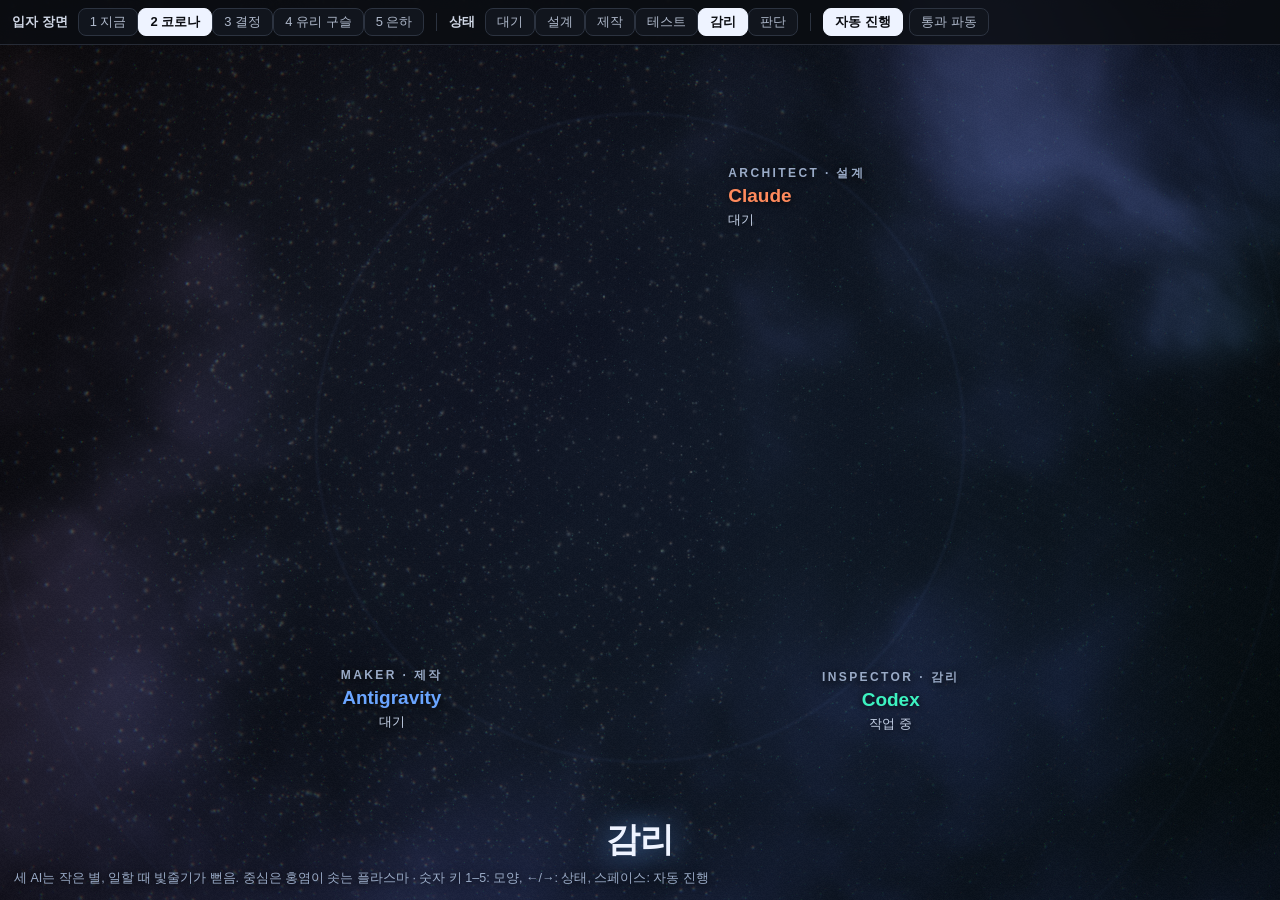
<file: design/scene-variants/index.html>
<!doctype html>
<html lang="ko"><head><meta charset="utf-8"><meta name="viewport" content="width=device-width,initial-scale=1">
<title>Tribunal AI · 입자 장면 시안</title>
<style>
*{box-sizing:border-box}html,body{height:100%;margin:0;background:#04060c;color:#eef3ff;font:13px/1.5 'Pretendard','Apple SD Gothic Neo','Segoe UI','Malgun Gothic',sans-serif;overflow:hidden;word-break:keep-all}
canvas{position:fixed;inset:0;width:100vw;height:100vh;display:block}
#bar{position:fixed;z-index:5;left:0;right:0;top:0;display:flex;flex-wrap:wrap;gap:6px 6px;align-items:center;padding:8px 12px;background:#0b0d12d9;border-bottom:1px solid #262b36;backdrop-filter:blur(10px)}
#bar b{margin-right:4px;font-weight:600;color:#cfd6e4}#bar i{width:1px;height:18px;background:#2c3340;margin:0 6px}
button{font:inherit;height:28px;padding:0 11px;border-radius:8px;border:1px solid #2c3340;background:#11151d;color:#aeb8ca;cursor:pointer;white-space:nowrap}
button[aria-pressed="true"]{background:#eef3ff;color:#0b0d12;border-color:#eef3ff;font-weight:600}
#note{position:fixed;z-index:5;left:14px;bottom:12px;right:14px;color:#9aabc7;font-size:12.5px;text-shadow:0 1px 8px #000}
.lab{position:fixed;z-index:3;left:0;top:0;display:flex;flex-direction:column;align-items:center;white-space:nowrap;pointer-events:none;text-shadow:0 1px 10px #000}
.lab small{font:700 12px 'SF Pro Display','Segoe UI',sans-serif;letter-spacing:.2em;color:#9aabc7}.lab strong{font-size:19px}.lab span{font-size:12.5px;color:#c6d2e8}
#phase{position:fixed;z-index:3;left:0;right:0;bottom:44px;text-align:center;font-weight:750;font-size:34px;line-height:1;text-shadow:0 0 28px #6aa5ff,0 2px 14px #000}
#err{position:fixed;z-index:9;inset:60px 20px auto 20px;padding:12px;border-radius:10px;background:#3a0d14;color:#ffd9de;display:none;white-space:pre-wrap}
</style></head><body>
<canvas id="c"></canvas>
<div id="bar"><b>입자 장면</b><span id="styles"></span><i></i><b>상태</b><span id="states"></span><i></i><button id="auto" aria-pressed="true">자동 진행</button><button id="pulse">통과 파동</button></div>
<div class="lab" id="l0"><small>ARCHITECT · 설계</small><strong style="color:#ff8a5c">Claude</strong><span></span></div>
<div class="lab" id="l1"><small>MAKER · 제작</small><strong style="color:#6aa5ff">Antigravity</strong><span></span></div>
<div class="lab" id="l2"><small>INSPECTOR · 감리</small><strong style="color:#3df2c0">Codex</strong><span></span></div>
<div id="phase"></div><div id="note"></div><div id="err"></div>
<script>
'use strict';
/* TRINITY stage: three AI cores feeding one fused core. Pure WebGL2, no libraries, no external assets (CSP: self).
   Nothing here is decorative-random: every speed, brightness and colour is driven through Trinity.set() by the
   live work ledger (/ops/activity). Slots are roles: 0 ARCHITECT (top), 1 MAKER (left), 2 INSPECTOR (right). */
window.Trinity=(function(){
const SLOTS=[[0,.98,0],[-1.02,-.60,0],[1.02,-.60,0]];
const COUNTS={ribbon:7000,stream:4500,node:3200,dust:5200,edge:1700,nucleus:9000,verify:2400,shock:1800};

const VS_POINTS=`#version 300 es
precision highp float;
layout(location=0) in vec4 aSeed;
layout(location=1) in vec2 aMeta;
uniform mat4 uVP;
uniform float uTime,uPx,uCore,uVerify,uPulse,uBoot,uPhC;
uniform vec3 uSlot[3];
uniform vec3 uColor[3];
uniform vec3 uAct,uEdge,uPhS,uPhE,uPhN,uPulseColor;
uniform int uStyle;
const vec3 IV[12]=vec3[12](vec3(0.00000,-0.52573,-0.85065),vec3(-0.52573,-0.85065,0.00000),vec3(-0.85065,0.00000,-0.52573),vec3(0.00000,-0.52573,0.85065),vec3(-0.52573,0.85065,0.00000),vec3(0.85065,0.00000,-0.52573),vec3(0.00000,0.52573,-0.85065),vec3(0.52573,-0.85065,0.00000),vec3(-0.85065,0.00000,0.52573),vec3(0.00000,0.52573,0.85065),vec3(0.52573,0.85065,0.00000),vec3(0.85065,0.00000,0.52573));
const ivec2 IE[30]=ivec2[30](ivec2(0,1),ivec2(0,2),ivec2(0,5),ivec2(0,6),ivec2(0,7),ivec2(1,2),ivec2(1,3),ivec2(1,7),ivec2(1,8),ivec2(2,4),ivec2(2,6),ivec2(2,8),ivec2(3,7),ivec2(3,8),ivec2(3,9),ivec2(3,11),ivec2(4,6),ivec2(4,8),ivec2(4,9),ivec2(4,10),ivec2(5,6),ivec2(5,7),ivec2(5,10),ivec2(5,11),ivec2(6,10),ivec2(7,11),ivec2(8,9),ivec2(9,10),ivec2(9,11),ivec2(10,11));
out vec3 vColor;
out float vAlpha;
const float TAU=6.28318530718;
vec3 rotX(vec3 p,float a){float c=cos(a),s=sin(a);return vec3(p.x,c*p.y-s*p.z,s*p.y+c*p.z);}
vec3 rotY(vec3 p,float a){float c=cos(a),s=sin(a);return vec3(c*p.x+s*p.z,p.y,-s*p.x+c*p.z);}
vec3 rotZ(vec3 p,float a){float c=cos(a),s=sin(a);return vec3(c*p.x-s*p.y,s*p.x+c*p.y,p.z);}
vec3 sph(float u,float v){float z=2.*u-1.;float r=sqrt(max(0.,1.-z*z));float a=TAU*v;return vec3(r*cos(a),z,r*sin(a));}
float pick(vec3 v,int i){return i==0?v.x:(i==1?v.y:v.z);}
void main(){
  float kind=aMeta.x;int o=int(aMeta.y+.5);
  vec3 col=uColor[o];float act=pick(uAct,o);float t=uTime;
  vec3 p=vec3(0.);float size=.014;float alpha=1.;
  float energy=clamp(uCore+uPulse*.6,0.,1.4);
  if(kind<.5){                                   // 0 fused core: one orbital ribbon per AI, intertwined
    float th=TAU*aSeed.x+uPhC*(.6+.8*aSeed.w);
    float w=aSeed.y-.5;
    float tw=th*1.5+t*.2+float(o)*2.1;
    float R=.47+.03*(aSeed.z-.5)+.028*sin(th*5.+t*1.7+float(o)*2.)*(.3+energy);
    float W=.105*(1.+.6*energy);
    vec3 l=vec3(cos(th)*(R+w*W*cos(tw)),w*W*sin(tw),sin(th)*(R+w*W*cos(tw)));
    p=rotY(rotX(l,1.18),float(o)*TAU/3.+t*.07);
    size=.009+.012*aSeed.z;alpha=.34+.36*min(energy,1.);
    col=mix(col,vec3(1.),(.04+.22*min(energy,1.))*aSeed.z*aSeed.z);
    if(uStyle==1||uStyle==2){                    // crisp thin orbits with beads running along them
      float R2=.50+.004*(aSeed.z-.5);vec3 l2=vec3(cos(th)*R2,w*.006,sin(th)*R2);
      p=rotY(rotX(l2,1.18),float(o)*TAU/3.+t*.07);size=.007+.006*aSeed.z;
      float bead=pow(.5+.5*sin(th*(uStyle==2?12.:24.)-uPhC*3.),8.);
      alpha=(.14+.30*min(energy,1.))*(.30+.70*bead);
    }else if(uStyle==3){                         // one comet per AI circling the core, with a long tail
      float s=aSeed.x,head=fract(uPhC*.09+float(o)/3.),back=fract(head-s);
      float a3=TAU*s;float R3=.47+.012*(aSeed.z-.5)*(1.+6.*back);
      vec3 l3=vec3(cos(a3)*R3,w*.02*back,sin(a3)*R3);
      p=rotY(rotX(l3,1.18),float(o)*TAU/3.+t*.07);
      alpha=exp(-back*6.5)*(.45+.55*min(energy,1.))+.025;size=.007+.016*exp(-back*14.);
      col=mix(col,vec3(1.),.6*exp(-back*22.));
    }else if(uStyle==4){                         // a halo of old stars around the galaxy
      vec3 h=sph(aSeed.x,aSeed.y)*(.56+.30*aSeed.z);p=rotY(rotX(h,.4),t*.03+float(o));
      alpha=.03+.16*pow(.5+.5*sin(t*(.4+aSeed.w)+aSeed.x*50.),4.);size=.007+.008*aSeed.w;col=mix(col,vec3(1.,.95,.85),.5);
    }
  }else if(kind<1.5){                            // 1 stream: an AI pours its work into the core
    float u=fract(aSeed.x+pick(uPhS,o)*(.6+.8*aSeed.y));
    vec3 a=uSlot[o];float e=u*u*(3.-2.*u);
    vec3 base=a*(1.-e);
    vec3 dir=normalize(-a);vec3 n1=normalize(cross(dir,vec3(0.,0.,1.)));vec3 n2=cross(dir,n1);
    float ang=aSeed.z*TAU+u*7.+t*.5;
    float rad=(.012+.12*aSeed.w*aSeed.w)*sin(3.14159*u)*(.65+.7*act)*(uStyle>0?.42:1.);
    p=base+(n1*cos(ang)+n2*sin(ang))*rad;
    float vis=step(aSeed.w,.2+.8*act);          // idle: only a thin thread stays lit
    alpha=vis*(.16+.84*act)*smoothstep(0.,.07,u)*(1.-.6*smoothstep(.82,1.,u));
    size=(.010+.017*aSeed.w)*(.8+.5*act)*(uStyle>0?.72:1.);
    col=mix(col,vec3(1.),e*e*.35*uCore);
  }else if(kind<2.5){                            // 2 AI node: dense body + orbit ring
    vec3 c=uSlot[o];
    if(aSeed.z<.72){
      vec3 d=sph(aSeed.x,aSeed.y);
      float rr=(.085+.055*aSeed.w)*(1.+.32*act+.06*sin(t*2.2+aSeed.w*TAU)*(.4+act));
      d=rotY(rotX(d,t*.3+float(o)),t*.45);
      p=c+d*rr;col=mix(col,vec3(1.),.28*(1.-aSeed.w));
      alpha=.30+.5*act;size=.011+.013*aSeed.w;
    }else{
      float th=TAU*aSeed.x+pick(uPhN,o)*(.8+.4*aSeed.y);
      float rr=.19+.022*(aSeed.w-.5)+.03*act;
      vec3 l=vec3(cos(th)*rr,(aSeed.y-.5)*.014,sin(th)*rr);
      p=c+rotZ(rotX(l,1.2),float(o)*2.1+t*.1);
      alpha=(.22+.78*act)*(.4+.6*pow(aSeed.x,3.));size=.010;
    }
    if(uStyle==1){                               // a small star: dense body, corona rays that reach out when it works
      vec3 d=sph(aSeed.x,aSeed.y);
      if(aSeed.z<.42){float rr=(.05+.035*aSeed.w)*(1.+.25*act);p=c+rotY(d,t*.4)*rr;
        alpha=.40+.50*act;size=.012+.012*aSeed.w;col=mix(uColor[o],vec3(1.),.5*(1.-aSeed.w));
      }else{vec3 rd=sph(floor(aSeed.x*9.)/9.+.05,floor(aSeed.y*14.)/14.+.03);rd=normalize(rd+(d-rd)*.10);
        float fl=.6+.4*sin(t*(1.+3.*fract(aSeed.x*9.))+floor(aSeed.y*14.)*2.7);
        float len=.085+(.07+.24*act)*pow(aSeed.w,1.5)*fl;
        p=c+rotY(rotX(rd,float(o)+t*.05),t*.12)*len;
        alpha=(.10+.55*act)*(1.-smoothstep(.09,.36,len))+.02;size=.008+.006*(1.-aSeed.w);col=mix(uColor[o],vec3(1.),.25*(1.-aSeed.w));}
    }else if(uStyle==2){                         // a wireframe icosahedron around a small core
      vec3 q;float a2;float s2;
      if(aSeed.z<.24){q=sph(aSeed.x,aSeed.y)*.30*(.4+.6*aSeed.w);a2=.30+.50*act;s2=.010+.008*aSeed.w;}
      else if(aSeed.z>.90){q=IV[int(aSeed.w*11.999)];a2=.75+.25*act;s2=.022;}
      else{ivec2 e=IE[int(aSeed.x*29.999)];q=mix(IV[e.x],IV[e.y],aSeed.y);
        a2=(.20+.60*act)*(.45+.55*pow(.5+.5*sin(aSeed.y*TAU*2.-t*3.*(.3+act)+float(e.x)),3.));s2=.008+.004*aSeed.w;}
      p=c+rotY(rotX(q,t*.25+float(o)*1.3),t*.33*(1.+act))*.175*(1.+.18*act);
      alpha=a2;size=s2;col=mix(uColor[o],vec3(1.),aSeed.z>.90?.7:.12);
    }else if(uStyle==3){                         // a glass orb: bright rim, a highlight, slow waves on the surface
      vec3 d=sph(aSeed.x,aSeed.y);d=rotY(rotX(d,float(o)*1.7+t*.15),t*.22);
      float wave=.05*sin(d.x*5.+t*1.8+float(o))*sin(d.y*6.-t*1.3)+.03*sin(d.z*9.+t*2.4);
      float inner=step(aSeed.z,.16);
      float rr=.155*(1.+.14*act)*(1.+wave*(.6+act))*mix(1.,.5*aSeed.w,inner);
      p=c+d*rr;
      float rim=1.-abs(d.z);rim*=rim;float spec=pow(max(0.,dot(d,normalize(vec3(-.4,.55,.75)))),26.);
      alpha=mix((.06+.55*rim)*(.5+.6*act)+spec*.9,.16+.42*act,inner);size=.009+.004*aSeed.w+spec*.012;
      col=mix(uColor[o],vec3(1.),.12+.55*spec+.22*rim*aSeed.w);
    }else if(uStyle==4){                         // a small spiral galaxy, each tilted its own way
      if(aSeed.z<.22){p=c+sph(aSeed.x,aSeed.y)*(.02+.05*aSeed.w*aSeed.w);alpha=.50+.40*act;size=.012;col=mix(uColor[o],vec3(1.,.95,.85),.6);}
      else{float r=.035+.21*pow(aSeed.x,.75);float arm=floor(aSeed.y*2.)/2.;
        float ang=TAU*arm+r*17.+(aSeed.w-.5)*(1.5-r*4.)+pick(uPhN,o)*.5;
        vec3 l=vec3(cos(ang)*r,(fract(aSeed.y*2.)-.5)*.02,sin(ang)*r);
        p=c+rotZ(rotX(l,1.05+.25*float(o)),float(o)*1.9);
        alpha=(.16+.60*act)*(1.-r*2.6)+.04;size=.008+.010*aSeed.w*(1.-r*2.);col=mix(uColor[o],vec3(1.),.3*(1.-r*4.));}
    }
    if(uStyle>0)p=c+(p-c)*1.38;
  }else if(kind<3.5){                            // 3 depth dust
    p=(aSeed.xyz*2.-1.)*vec3(3.8,2.3,2.8);p=rotY(p,t*.012);p.y+=sin(t*.07+aSeed.w*TAU)*.08;
    alpha=.09+.22*pow(.5+.5*sin(t*(.3+aSeed.w)+aSeed.x*40.),3.);
    size=.008+.016*aSeed.w*aSeed.w;col=mix(vec3(.5,.66,1.),vec3(1.),aSeed.z);
  }else if(kind<4.5){                            // 4 hand-off arc: slot o -> next slot (order, code, verdict)
    int n=(o+1)%3;vec3 a=uSlot[o],b=uSlot[n];vec3 m=(a+b)*.5;vec3 ctrl=m+normalize(m)*.50;
    float edge=pick(uEdge,o);
    float u=fract(aSeed.x+pick(uPhE,o)*(.75+.5*aSeed.y));
    p=mix(mix(a,ctrl,u),mix(ctrl,b,u),u)+(aSeed.yzw-.5)*.03*(.4+edge);
    float band=pow(.5+.5*sin(aSeed.x*TAU*4.),4.);
    alpha=(.045+.95*edge)*(.25+.75*band)*smoothstep(0.,.06,u)*smoothstep(1.,.94,u);
    col=mix(uColor[o],uColor[n],u);size=.009+.016*aSeed.w*(.3+edge);
  }else if(kind<5.5){                            // 5 nucleus: where the three become one
    vec3 d=sph(aSeed.x,aSeed.y);
    float rr=(.035+.115*pow(aSeed.z,1.5))*(1.+.26*uPulse+.10*sin(t*1.6+aSeed.w*TAU)*(.3+uCore));
    d=rotY(rotZ(d,t*.21+aSeed.w),uPhC*.5);p=d*rr;
    col=mix(col,vec3(1.,.96,.9),.3+.62*uCore*(1.-aSeed.z));
    alpha=.22+.5*uCore;size=.010+.017*(1.-aSeed.z);
    if(uStyle==1){                               // plasma ball with prominences looping out of it
      if(aSeed.z<.58){float r1=(.05+.09*pow(aSeed.z/.58,1.5))*(1.+.26*uPulse+.08*sin(t*2.+aSeed.w*TAU));p=rotY(d,uPhC*.5)*r1;
        alpha=.30+.50*uCore;col=mix(uColor[o],vec3(1.,.96,.9),.5+.4*uCore);size=.012+.014*(1.-aSeed.z);
      }else{float id=floor(aSeed.x*9.);vec3 ax=sph(fract(id*.37+.1),fract(id*.61+.3));vec3 b1=normalize(cross(ax,vec3(.3,1.,.2)));
        float s=aSeed.y*3.14159;float hgt=.14+.12*fract(id*.77)*(.5+uCore+.6*uPulse);
        vec3 q=ax*(.12+sin(s)*hgt)+b1*cos(s)*.11+d*.012;p=rotY(q,uPhC*.35);
        float flow=.5+.5*sin(s*4.-t*(2.+id*.3));alpha=(.07+.42*uCore)*flow;size=.008+.006*aSeed.w;col=mix(uColor[o],vec3(1.,.9,.8),.3);}
    }else if(uStyle==2){                         // two counter-rotating icosahedral shells around a bright point
      if(aSeed.z<.32){p=d*(.03+.06*aSeed.w)*(1.+.3*uPulse);alpha=.35+.50*uCore;size=.012+.012*(1.-aSeed.w);col=mix(uColor[o],vec3(1.),.6);}
      else{ivec2 e=IE[int(aSeed.x*29.999)];vec3 q=mix(IV[e.x],IV[e.y],aSeed.y);
        bool outer=aSeed.z>.68;float sc=(outer?.40:.24)*(1.+.10*uPulse);
        q=outer?rotY(rotX(q,-uPhC*.22),.6):rotY(rotZ(q,uPhC*.35),uPhC*.2);p=q*sc;
        alpha=(.16+.55*uCore)*(.4+.6*pow(.5+.5*sin(aSeed.y*TAU*2.+t*2.+float(e.y)),3.))*(outer?.6:1.);size=.008+.004*aSeed.w;
        col=mix(uColor[o],vec3(1.),outer?.05:.3);}
    }else if(uStyle==3){                         // one large breathing glass orb with a glowing heart
      vec3 q=rotY(rotX(d,t*.11),uPhC*.2);
      float wave=.07*sin(q.x*4.+t*1.4)*sin(q.y*5.-t*1.1)+.04*sin(q.z*8.+t*2.);
      float inner=step(aSeed.z,.30);
      float r3=.215*(1.+.10*uCore+.22*uPulse)*(1.+wave*(.5+uCore))*mix(1.,.45*aSeed.w,inner);p=q*r3;
      float rim=1.-abs(q.z);rim*=rim;float spec=pow(max(0.,dot(q,normalize(vec3(-.4,.55,.75)))),30.);
      alpha=mix((.05+.5*rim)*(.5+.7*uCore)+spec,.20+.55*uCore,inner);size=.009+.005*aSeed.w+spec*.014;
      col=mix(uColor[o],vec3(1.,.97,.92),inner>.5?.45+.4*uCore:.10+.6*spec+.2*rim);
    }else if(uStyle==4){                         // a three-armed galaxy: one arm per AI, a white bulge where they meet
      if(aSeed.z<.28){p=d*(.03+.09*aSeed.w*aSeed.w)*(1.+.25*uPulse);alpha=.40+.50*uCore;size=.013;col=mix(uColor[o],vec3(1.,.96,.88),.75);}
      else{float r=.08+.42*pow(aSeed.x,.8);float ang=float(o)*TAU/3.+r*9.+(aSeed.w-.5)*(1.1-r*1.6)+uPhC*.35;
        vec3 l=vec3(cos(ang)*r,(aSeed.y-.5)*.03*(1.-r),sin(ang)*r);p=rotX(l,1.12);
        alpha=(.14+.50*uCore)*(1.-r*1.4)+.03;size=.008+.012*aSeed.w*(1.-r);col=mix(uColor[o],vec3(1.),.35*(1.-r*2.));}
    }
  }else if(kind<6.5){                            // 6 verification scanner (Director running tests)
    float sgn=aSeed.y<.5?1.:-1.;
    float th=TAU*aSeed.x+t*1.3*sgn;float rr=.70+.016*(aSeed.w-.5);
    vec3 l=vec3(cos(th)*rr,0.,sin(th)*rr);
    p=rotX(l,1.57+.55*(sgn>0.?sin(t*.9):cos(t*.7)));
    alpha=uVerify*(.10+.90*pow(aSeed.x,5.));col=mix(vec3(.55,1.,.82),vec3(1.),pow(aSeed.x,8.));size=.012;
  }else{                                         // 7 shockwave on a result
    float th=TAU*aSeed.x;float k=1.-uPulse;float rr=.25+k*2.4+(aSeed.w-.5)*.06;
    p=vec3(cos(th)*rr,sin(th)*rr,(aSeed.y-.5)*.06);
    alpha=uPulse*uPulse*(.6+.4*aSeed.z);col=uPulseColor;size=.011+.012*aSeed.z;
  }
  vec3 scatter=(aSeed.zxy*2.-1.)*3.2;            // boot: everything assembles out of scattered dust
  float bt=clamp(uBoot*1.3-aSeed.w*.3,0.,1.);bt=bt*bt*(3.-2.*bt);
  p=mix(scatter,p,bt);alpha*=bt;
  vec4 clip=uVP*vec4(p,1.);
  gl_Position=clip;gl_PointSize=max(1.5,size*uPx/clip.w);
  vColor=col;vAlpha=alpha;
}`;
const FS_POINTS=`#version 300 es
precision highp float;
in vec3 vColor;in float vAlpha;out vec4 o;
void main(){vec2 c=gl_PointCoord*2.-1.;float d=dot(c,c);if(d>1.)discard;float a=exp(-d*4.2)*vAlpha;o=vec4(vColor*a,a);}`;
const VS_FULL=`#version 300 es
out vec2 vUv;
void main(){vec2 p=vec2(float((gl_VertexID<<1)&2),float(gl_VertexID&2));vUv=p;gl_Position=vec4(p*2.-1.,0.,1.);}`;
const FS_BLUR=`#version 300 es
precision highp float;
in vec2 vUv;out vec4 o;uniform sampler2D uTex;uniform vec2 uDir;
void main(){
  vec4 c=texture(uTex,vUv)*.227027;
  c+=(texture(uTex,vUv+uDir*1.3846153)+texture(uTex,vUv-uDir*1.3846153))*.3162162;
  c+=(texture(uTex,vUv+uDir*3.2307692)+texture(uTex,vUv-uDir*3.2307692))*.0702703;
  o=c;
}`;
const FS_COMP=`#version 300 es
precision highp float;
in vec2 vUv;out vec4 o;
uniform sampler2D uScene,uB1,uB2;
uniform vec2 uRes,uCenter;uniform float uTime,uCore,uPulse;uniform vec3 uTint,uPulseColor;
float hash(vec2 p){return fract(sin(dot(p,vec2(127.1,311.7)))*43758.5453);}
float noise(vec2 p){vec2 i=floor(p),f=fract(p);f=f*f*(3.-2.*f);
  return mix(mix(hash(i),hash(i+vec2(1.,0.)),f.x),mix(hash(i+vec2(0.,1.)),hash(i+vec2(1.,1.)),f.x),f.y);}
float fbm(vec2 p){float v=0.,a=.5;for(int i=0;i<5;i++){v+=a*noise(p);p=p*2.03+vec2(11.3,7.7);a*=.5;}return v;}
void main(){
  vec2 q=(vUv-uCenter)*vec2(uRes.x/uRes.y,1.);float r=length(q);
  vec3 bg=mix(vec3(.026,.040,.100),vec3(.004,.006,.014),smoothstep(0.,1.25,r));
  // nebula: two layers of drifting cloud (the second warped by the first), lit by the aurora colours and by whoever works
  float neb=fbm(q*1.25+vec2(uTime*.011,-uTime*.007));float neb2=fbm(q*2.7-vec2(uTime*.009,uTime*.004)+neb*1.7);
  float cloud=smoothstep(.46,.74,neb*.62+neb2*.55),wisp=smoothstep(.50,.80,neb2),veil=smoothstep(.44,.66,fbm(q*.7+vec2(-uTime*.006,uTime*.004)+neb2*.6));
  vec2 a1=q-vec2(-1.02+.07*sin(uTime*.045),.56+.05*cos(uTime*.038)),a2=q-vec2(1.04+.06*cos(uTime*.04),-.62+.06*sin(uTime*.05));
  bg+=vec3(1.,.54,.36)*.15*exp(-dot(a1,a1)*.95)*(.30+1.5*cloud)+vec3(.24,.95,.75)*.125*exp(-dot(a2,a2)*.9)*(.30+1.5*veil);
  bg+=vec3(.22,.30,.85)*.30*cloud*(1.-smoothstep(.15,1.5,r))+vec3(.55,.36,.95)*.22*veil*(.35+.65*wisp)*(1.-smoothstep(.3,1.6,r));
  bg+=vec3(.55,.75,1.)*.13*wisp*cloud*(1.-smoothstep(.1,1.4,r));
  bg+=uTint*(.05+.13*uCore)*neb*neb2*(1.-smoothstep(.05,1.3,r))*2.1;
  vec2 sg=floor(vUv*uRes/3.);float sh=hash(sg);
  bg+=vec3(.75,.85,1.)*step(.9987,sh)*(.10+.16*(.5+.5*sin(uTime*(.6+2.*hash(sg+7.))+sh*90.)))*smoothstep(.25,.6,r)*(1.-.7*cloud);
  float ring=smoothstep(.0035,0.,abs(r-.36))+smoothstep(.0035,0.,abs(r-.72))*.6+smoothstep(.003,0.,abs(r-1.08))*.3;
  bg+=vec3(.35,.5,.8)*ring*.045;
  bg+=uPulseColor*uPulse*.10*(1.-smoothstep(0.,1.2,r));
  vec2 ca=(vUv-.5)*.0016;
  vec3 scene=vec3(texture(uScene,vUv+ca).r,texture(uScene,vUv).g,texture(uScene,vUv-ca).b);
  vec3 col=bg+scene+texture(uB1,vUv).rgb*.42+texture(uB2,vUv).rgb*.70;
  float peak=max(col.r,max(col.g,col.b))+1e-4;                 // tone-map on the peak channel: bright stays coloured
  vec3 hue=col*((1.-exp(-peak*1.15))/peak);
  col=mix(hue,1.-exp(-col*1.15),.38);
  vec2 v=vUv-.5;col*=1.-.42*dot(v,v)*1.6;
  col+=(hash(vUv*uRes+fract(uTime)*91.7)-.5)*.022;
  o=vec4(max(col,0.),1.);
}`;

let canvas,gl,progP,progB,progC,uP={},uB={},uC={},vao,total=0,fb={},hdr=false,size=[0,0],running=false,raf=0;
let onFrame=null,failed=false,flat=null,listening=false;
const cur={act:[.1,.1,.1],edge:[0,0,0],core:.18,verify:0,colors:[[1,.54,.36],[.42,.65,1],[.24,.95,.75]]};
const tgt={act:[.1,.1,.1],edge:[0,0,0],core:.18,verify:0,colors:cur.colors.map(c=>c.slice())};
const ph={c:0,s:[0,0,0],e:[0,0,0],n:[0,0,0]};
let pulse=0,pulseColor=[1,1,1],boot=0,time=0,last=0,timeScale=1,bootDelay=0,bootTime=3.2,age=0;
let style=0;let rect={x:0,y:0,w:1,h:1};const mouse=[0,0],mouseS=[0,0];
const vp=new Float32Array(16);

function compile(type,src){const s=gl.createShader(type);gl.shaderSource(s,src);gl.compileShader(s);
  if(!gl.getShaderParameter(s,gl.COMPILE_STATUS))throw Error(gl.getShaderInfoLog(s)||'shader');return s;}
function program(vs,fs){const p=gl.createProgram();gl.attachShader(p,compile(gl.VERTEX_SHADER,vs));gl.attachShader(p,compile(gl.FRAGMENT_SHADER,fs));
  gl.bindAttribLocation(p,0,'aSeed');gl.bindAttribLocation(p,1,'aMeta');gl.linkProgram(p);
  if(!gl.getProgramParameter(p,gl.LINK_STATUS))throw Error(gl.getProgramInfoLog(p)||'link');return p;}
function uniforms(p,names){const o={};for(const n of names)o[n]=gl.getUniformLocation(p,n);return o;}
function rng(seed){let s=seed>>>0;return()=>{s=(s+0x6D2B79F5)|0;let t=Math.imul(s^s>>>15,1|s);t=t+Math.imul(t^t>>>7,61|t)^t;return((t^t>>>14)>>>0)/4294967296;};}

function buildGeometry(){
  const groups=[];const add=(kind,owner,n)=>groups.push([kind,owner,n]);
  for(let o=0;o<3;o++){add(0,o,COUNTS.ribbon);add(1,o,COUNTS.stream);add(2,o,COUNTS.node);add(4,o,COUNTS.edge);add(5,o,COUNTS.nucleus/3);}
  add(3,0,COUNTS.dust);add(6,0,COUNTS.verify);add(7,0,COUNTS.shock);
  total=groups.reduce((a,g)=>a+g[2],0);
  const data=new Float32Array(total*6),rand=rng(20260930);let i=0;
  for(const [kind,owner,n] of groups)for(let k=0;k<n;k++){data[i++]=rand();data[i++]=rand();data[i++]=rand();data[i++]=rand();data[i++]=kind;data[i++]=owner;}
  vao=gl.createVertexArray();gl.bindVertexArray(vao);
  const buf=gl.createBuffer();gl.bindBuffer(gl.ARRAY_BUFFER,buf);gl.bufferData(gl.ARRAY_BUFFER,data,gl.STATIC_DRAW);
  gl.enableVertexAttribArray(0);gl.vertexAttribPointer(0,4,gl.FLOAT,false,24,0);
  gl.enableVertexAttribArray(1);gl.vertexAttribPointer(1,2,gl.FLOAT,false,24,16);
  gl.bindVertexArray(null);
}
function target(w,h){
  const tex=gl.createTexture();gl.bindTexture(gl.TEXTURE_2D,tex);
  if(hdr)gl.texImage2D(gl.TEXTURE_2D,0,gl.RGBA16F,w,h,0,gl.RGBA,gl.HALF_FLOAT,null);
  else gl.texImage2D(gl.TEXTURE_2D,0,gl.RGBA8,w,h,0,gl.RGBA,gl.UNSIGNED_BYTE,null);
  for(const [k,v] of [[gl.TEXTURE_MIN_FILTER,gl.LINEAR],[gl.TEXTURE_MAG_FILTER,gl.LINEAR],[gl.TEXTURE_WRAP_S,gl.CLAMP_TO_EDGE],[gl.TEXTURE_WRAP_T,gl.CLAMP_TO_EDGE]])gl.texParameteri(gl.TEXTURE_2D,k,v);
  const f=gl.createFramebuffer();gl.bindFramebuffer(gl.FRAMEBUFFER,f);gl.framebufferTexture2D(gl.FRAMEBUFFER,gl.COLOR_ATTACHMENT0,gl.TEXTURE_2D,tex,0);
  const ok=gl.checkFramebufferStatus(gl.FRAMEBUFFER)===gl.FRAMEBUFFER_COMPLETE;gl.bindFramebuffer(gl.FRAMEBUFFER,null);
  return {f,tex,w,h,ok};
}
function freeTargets(){for(const k of Object.keys(fb)){gl.deleteFramebuffer(fb[k].f);gl.deleteTexture(fb[k].tex);}fb={};}
function resize(){
  const cw=canvas.clientWidth||1,ch=canvas.clientHeight||1;
  const dpr=Math.min(window.devicePixelRatio||1,1.5,Math.sqrt(3.4e6/(cw*ch)));     // cap the HDR buffers at ~3.4 MP
  const w=Math.max(2,Math.round(cw*dpr)),h=Math.max(2,Math.round(ch*dpr));
  if(w===size[0]&&h===size[1])return;
  size=[w,h];canvas.width=w;canvas.height=h;
  if(!gl)return;
  freeTargets();
  fb.scene=target(w,h);
  if(!fb.scene.ok&&hdr){hdr=false;freeTargets();fb.scene=target(w,h);}
  const w2=Math.max(2,w>>1),h2=Math.max(2,h>>1),w4=Math.max(2,w>>2),h4=Math.max(2,h>>2);
  fb.a1=target(w2,h2);fb.b1=target(w2,h2);fb.a2=target(w4,h4);fb.b2=target(w4,h4);
}
// ---- camera (column-major mat4)
function mul(o,a,b){for(let c=0;c<4;c++)for(let r=0;r<4;r++)o[c*4+r]=a[r]*b[c*4]+a[4+r]*b[c*4+1]+a[8+r]*b[c*4+2]+a[12+r]*b[c*4+3];return o;}
const P=new Float32Array(16),V=new Float32Array(16);
function camera(){
  const W=size[0],H=size[1],aspect=W/H,fov=36*Math.PI/180,f=1/Math.tan(fov/2);
  const need=Math.max(1.36/(Math.max(rect.h,.2)),1.50/(aspect*Math.max(rect.w,.2)));
  const dist=need*f,near=.1,far=40;
  P.fill(0);P[0]=f/aspect;P[5]=f;P[10]=(far+near)/(near-far);P[11]=-1;P[14]=2*far*near/(near-far);
  const yaw=.24*Math.sin(time*.11)+mouseS[0]*.22,pitch=.07*Math.sin(time*.17)+mouseS[1]*.12;
  const tx=0,ty=.06,tz=0;
  const ex=tx+dist*Math.sin(yaw)*Math.cos(pitch),ey=ty+dist*Math.sin(pitch),ez=tz+dist*Math.cos(yaw)*Math.cos(pitch);
  let zx=ex-tx,zy=ey-ty,zz=ez-tz;const zl=Math.hypot(zx,zy,zz);zx/=zl;zy/=zl;zz/=zl;
  let xx=zz,xy=0,xz=-zx;const xl=Math.hypot(xx,xy,xz);xx/=xl;xz/=xl;                  // up(0,1,0) x z
  const yx=zy*xz-zz*xy,yy=zz*xx-zx*xz,yz=zx*xy-zy*xx;
  V[0]=xx;V[1]=yx;V[2]=zx;V[3]=0;V[4]=xy;V[5]=yy;V[6]=zy;V[7]=0;V[8]=xz;V[9]=yz;V[10]=zz;V[11]=0;
  V[12]=-(xx*ex+xy*ey+xz*ez);V[13]=-(yx*ex+yy*ey+yz*ez);V[14]=-(zx*ex+zy*ey+zz*ez);V[15]=1;
  mul(vp,P,V);
  const ox=2*(rect.x+rect.w/2)-1,oy=1-2*(rect.y+rect.h/2);                            // lens shift: scene centre -> stage rect centre
  for(let c=0;c<4;c++){vp[c*4]+=ox*vp[c*4+3];vp[c*4+1]+=oy*vp[c*4+3];}
  return f;
}
function project(p){
  const x=vp[0]*p[0]+vp[4]*p[1]+vp[8]*p[2]+vp[12],y=vp[1]*p[0]+vp[5]*p[1]+vp[9]*p[2]+vp[13],w=vp[3]*p[0]+vp[7]*p[1]+vp[11]*p[2]+vp[15];
  return [(x/w*.5+.5),(1-(y/w*.5+.5)),w];
}
function approach(dt){
  const k=1-Math.exp(-dt*3.2),kc=1-Math.exp(-dt*2.2);
  for(let i=0;i<3;i++){cur.act[i]+=(tgt.act[i]-cur.act[i])*k;cur.edge[i]+=(tgt.edge[i]-cur.edge[i])*k;
    for(let j=0;j<3;j++)cur.colors[i][j]+=(tgt.colors[i][j]-cur.colors[i][j])*kc;}
  cur.core+=(tgt.core-cur.core)*k;cur.verify+=(tgt.verify-cur.verify)*k;
  mouseS[0]+=(mouse[0]-mouseS[0])*k*.6;mouseS[1]+=(mouse[1]-mouseS[1])*k*.6;
  pulse=Math.max(0,pulse-dt/1.7);
  ph.c+=dt*(.16+.8*cur.core+.7*pulse);
  for(let i=0;i<3;i++){ph.s[i]+=dt*(.03+.34*cur.act[i]);ph.e[i]+=dt*(.045+.32*cur.edge[i]);ph.n[i]+=dt*(.22+1.7*cur.act[i]);}
  age+=dt;if(age>=bootDelay)boot=Math.min(1,boot+dt/bootTime);   // the intro holds the dust back until the roll call is over
}
function blur(src,dst,dx,dy){
  gl.bindFramebuffer(gl.FRAMEBUFFER,dst.f);gl.viewport(0,0,dst.w,dst.h);
  gl.bindTexture(gl.TEXTURE_2D,src.tex);gl.uniform2f(uB.uDir,dx/dst.w,dy/dst.h);gl.drawArrays(gl.TRIANGLES,0,3);
}
function frame(now){
  raf=requestAnimationFrame(frame);
  const dt=Math.min(.05,Math.max(0,(now-last)/1000))*timeScale;last=now;
  render(dt);
}
function render(dt){
  time+=dt;resize();approach(dt);
  const f=camera(),tint=[0,0,0];let wsum=0;
  for(let i=0;i<3;i++){const w=.25+cur.act[i];wsum+=w;for(let j=0;j<3;j++)tint[j]+=cur.colors[i][j]*w;}
  if(flat){drawFlat();emit();return;}
  gl.bindFramebuffer(gl.FRAMEBUFFER,fb.scene.f);gl.viewport(0,0,size[0],size[1]);
  gl.clearColor(0,0,0,0);gl.clear(gl.COLOR_BUFFER_BIT);
  gl.enable(gl.BLEND);gl.blendFunc(gl.ONE,gl.ONE);
  gl.useProgram(progP);gl.bindVertexArray(vao);
  gl.uniformMatrix4fv(uP.uVP,false,vp);gl.uniform1f(uP.uTime,time);gl.uniform1f(uP.uPx,size[1]*f*.5);
  gl.uniform1f(uP.uCore,cur.core);gl.uniform1f(uP.uVerify,cur.verify);gl.uniform1f(uP.uPulse,pulse);gl.uniform1f(uP.uBoot,boot);gl.uniform1f(uP.uPhC,ph.c);
  gl.uniform3fv(uP['uSlot[0]'],SLOTS.flat());gl.uniform3fv(uP['uColor[0]'],cur.colors.flat());
  gl.uniform3fv(uP.uAct,cur.act);gl.uniform3fv(uP.uEdge,cur.edge);gl.uniform3fv(uP.uPhS,ph.s);gl.uniform3fv(uP.uPhE,ph.e);gl.uniform3fv(uP.uPhN,ph.n);
  gl.uniform3fv(uP.uPulseColor,pulseColor);gl.uniform1i(uP.uStyle,style);
  gl.drawArrays(gl.POINTS,0,total);
  gl.disable(gl.BLEND);gl.bindVertexArray(null);
  gl.useProgram(progB);gl.activeTexture(gl.TEXTURE0);gl.uniform1i(uB.uTex,0);
  blur(fb.scene,fb.a1,1,0);blur(fb.a1,fb.b1,0,1);blur(fb.b1,fb.a2,1.6,0);blur(fb.a2,fb.b2,0,1.6);
  gl.bindFramebuffer(gl.FRAMEBUFFER,null);gl.viewport(0,0,size[0],size[1]);
  gl.useProgram(progC);
  gl.activeTexture(gl.TEXTURE0);gl.bindTexture(gl.TEXTURE_2D,fb.scene.tex);gl.uniform1i(uC.uScene,0);
  gl.activeTexture(gl.TEXTURE1);gl.bindTexture(gl.TEXTURE_2D,fb.b1.tex);gl.uniform1i(uC.uB1,1);
  gl.activeTexture(gl.TEXTURE2);gl.bindTexture(gl.TEXTURE_2D,fb.b2.tex);gl.uniform1i(uC.uB2,2);
  const c=project([0,0,0]);
  gl.uniform2f(uC.uRes,size[0],size[1]);gl.uniform2f(uC.uCenter,c[0],1-c[1]);gl.uniform1f(uC.uTime,time);
  gl.uniform1f(uC.uCore,cur.core);gl.uniform1f(uC.uPulse,pulse);
  gl.uniform3f(uC.uTint,tint[0]/wsum,tint[1]/wsum,tint[2]/wsum);gl.uniform3fv(uC.uPulseColor,pulseColor);
  gl.drawArrays(gl.TRIANGLES,0,3);gl.activeTexture(gl.TEXTURE0);
  emit();
}
function emit(){
  if(!onFrame)return;
  const cw=canvas.clientWidth,ch=canvas.clientHeight,unit=project([.5,0,0]),zero=project([0,0,0]);
  onFrame({slots:SLOTS.map(s=>{const p=project(s);return [p[0]*cw,p[1]*ch];}),core:[zero[0]*cw,zero[1]*ch],
           unit:Math.abs(unit[0]-zero[0])*cw*2,act:cur.act,pulse});
}
// ---- 2D fallback (no WebGL2): same data, simpler picture
function drawFlat(){
  const c=flat,cw=canvas.clientWidth,ch=canvas.clientHeight,W=size[0],H=size[1],k=W/cw;
  c.setTransform(1,0,0,1,0,0);c.fillStyle='#05070d';c.fillRect(0,0,W,H);
  // the same backdrop the shader paints: navy around the middle, a warm glow upper left, a mint one lower right
  for(const [x,y,rad,col] of [[W/2,H/2,Math.max(W,H)*.6,'rgba(22,34,80,.55)'],[W*.12,H*.14,Math.max(W,H)*.45,'rgba(255,138,92,.16)'],[W*.9,H*.9,Math.max(W,H)*.45,'rgba(61,242,192,.13)']]){
    const g=c.createRadialGradient(x,y,0,x,y,rad);g.addColorStop(0,col);g.addColorStop(1,'rgba(0,0,0,0)');c.fillStyle=g;c.fillRect(0,0,W,H);}
  c.globalCompositeOperation='lighter';
  const pt=p=>{const q=project(p);return [q[0]*W,q[1]*H];},o=pt([0,0,0]),u=Math.abs(pt([.5,0,0])[0]-o[0])*2;
  const rgb=(col,a)=>'rgba('+col.map(v=>Math.round(Math.min(1,v)*255)).join(',')+','+a+')';
  const glow=(x,y,r,col,a)=>{const g=c.createRadialGradient(x,y,0,x,y,r);g.addColorStop(0,rgb(col,a));g.addColorStop(1,rgb(col,0));c.fillStyle=g;c.beginPath();c.arc(x,y,r,0,7);c.fill();};
  glow(o[0],o[1],u*(.5+.12*cur.core+.2*pulse),[1,.95,.9],.35+.4*cur.core);
  for(let i=0;i<3;i++){const s=pt(SLOTS[i]),col=cur.colors[i];glow(s[0],s[1],u*(.22+.1*cur.act[i]),col,.3+.6*cur.act[i]);
    for(let j=0;j<26;j++){const t=(j/26+ph.s[i])%1,e=t*t*(3-2*t);c.fillStyle=rgb(col,(.12+.8*cur.act[i])*Math.sin(Math.PI*t));c.beginPath();c.arc(s[0]+(o[0]-s[0])*e,s[1]+(o[1]-s[1])*e,2.2*k,0,7);c.fill();}
    c.strokeStyle=rgb(col,.5);c.lineWidth=1.5*k;c.beginPath();c.ellipse(o[0],o[1],u*.47,u*.16,i*Math.PI/3+ph.c*.2,0,7);c.stroke();}
  c.globalCompositeOperation='source-over';
}
function init(el,opts){
  canvas=el;onFrame=(opts&&opts.onFrame)||null;bootDelay=(opts&&opts.bootDelay)||0;bootTime=(opts&&opts.bootTime)||3.2;
  if(window.matchMedia&&window.matchMedia('(prefers-reduced-motion: reduce)').matches){timeScale=.2;boot=1;}
  try{
    gl=canvas.getContext('webgl2',{antialias:false,alpha:false,powerPreference:'high-performance'});
    if(!gl)throw Error('WebGL2 unavailable');
    hdr=!!(gl.getExtension('EXT_color_buffer_float')||gl.getExtension('EXT_color_buffer_half_float'));
    progP=program(VS_POINTS,FS_POINTS);progB=program(VS_FULL,FS_BLUR);progC=program(VS_FULL,FS_COMP);
    uP=uniforms(progP,['uVP','uTime','uPx','uCore','uVerify','uPulse','uBoot','uPhC','uSlot[0]','uColor[0]','uAct','uEdge','uPhS','uPhE','uPhN','uPulseColor','uStyle']);
    uB=uniforms(progB,['uTex','uDir']);uC=uniforms(progC,['uScene','uB1','uB2','uRes','uCenter','uTime','uCore','uPulse','uTint','uPulseColor']);
    buildGeometry();
    if(!listening){
      canvas.addEventListener('webglcontextlost',e=>{e.preventDefault();cancelAnimationFrame(raf);running=false;});
      canvas.addEventListener('webglcontextrestored',()=>{size=[0,0];fb={};init(canvas,{onFrame});});
    }
  }catch(err){
    failed=true;gl=null;flat=canvas.getContext('2d');
    if(window.console)console.warn('Trinity: WebGL2 fallback to 2D -',err.message);
  }
  if(!listening){listening=true;window.addEventListener('pointermove',e=>{mouse[0]=(e.clientX/window.innerWidth-.5)*2;mouse[1]=(e.clientY/window.innerHeight-.5)*2;},{passive:true});}
  size=[0,0];resize();
  if(!running){running=true;last=performance.now();raf=requestAnimationFrame(frame);}
  return {webgl:!failed,hdr};
}
function set(s){
  if(s.act)for(let i=0;i<3;i++)tgt.act[i]=s.act[i];
  if(s.edge)for(let i=0;i<3;i++)tgt.edge[i]=s.edge[i];
  if(s.core!=null)tgt.core=s.core;if(s.verify!=null)tgt.verify=s.verify;
  if(s.colors)for(let i=0;i<3;i++)tgt.colors[i]=s.colors[i].slice();
}
return {init,set,style(n){style=n|0;},
  pulse(color){pulse=1;pulseColor=(color||[1,1,1]).slice();},
  focus(r){rect=r;},                                  // stage rect inside the canvas, normalised {x,y,w,h}
  step(sec){for(let s=0;s<sec;s+=1/30){time+=1/30;approach(1/30);}render(0);},   // deterministic advance (captures, hidden tabs)
  state(){return {cur,tgt,pulse,boot,time,size:size.slice(),hdr,webgl:!failed,points:total};}};
})();

</script>
<script>
// 시안 보기: 실제 화면과 같은 장면 코드에 모양만 바꿔 끼운 것. 상태 버튼은 실제 작업 흐름의 값을 그대로 넣는다.
const STYLES=[['지금','현재 화면 그대로: 입자 구름과 꼬인 리본'],['코로나','세 AI는 작은 별, 일할 때 빛줄기가 뻗음. 중심은 홍염이 솟는 플라스마'],
  ['결정','세 AI는 정이십면체 격자, 선을 따라 빛이 흐름. 중심은 맞물려 도는 두 겹 격자'],
  ['유리 구슬','세 AI는 표면이 일렁이는 유리 구슬. 중심은 숨 쉬는 큰 구슬, 둘레를 혜성 셋이 돈다'],
  ['은하','세 AI는 작은 나선 은하. 중심은 AI마다 팔 하나씩인 세 팔 은하']];
const STATES=[['대기',{act:[.1,.1,.1],edge:[0,0,0],core:.18,verify:0},''],['설계',{act:[1,.1,.1],edge:[1,0,0],core:.56,verify:0},0],
  ['제작',{act:[.1,1,.1],edge:[0,1,0],core:.72,verify:0},1],['테스트',{act:[.1,.1,.1],edge:[0,0,0],core:1,verify:1},''],
  ['감리',{act:[.1,.1,1],edge:[0,0,1],core:.72,verify:0},2],['판단',{act:[1,.1,.1],edge:[0,0,0],core:.86,verify:0},0]];
const $=id=>document.getElementById(id);let si=0,st=0,auto=true,since=performance.now();
function mk(box,items,on){items.forEach((it,i)=>{const b=document.createElement('button');b.textContent=(box.id==='styles'?(i+1)+' ':'')+it[0];b.onclick=()=>on(i);box.append(b);});}
function setStyle(i){si=i;Trinity.style(i);[...$('styles').children].forEach((b,k)=>b.setAttribute('aria-pressed',String(k===i)));$('note').textContent=STYLES[i][1]+' · 숫자 키 1–5: 모양, ←/→: 상태, 스페이스: 자동 진행';}
function setState(i){st=i;since=performance.now();Trinity.set(STATES[i][1]);[...$('states').children].forEach((b,k)=>b.setAttribute('aria-pressed',String(k===i)));
  $('phase').textContent=STATES[i][0];for(let k=0;k<3;k++)$('l'+k).lastChild.textContent=STATES[i][2]===k?'작업 중':'대기';}
mk($('styles'),STYLES,setStyle);mk($('states'),STATES,i=>{auto=false;$('auto').setAttribute('aria-pressed','false');setState(i);});
$('auto').onclick=()=>{auto=!auto;$('auto').setAttribute('aria-pressed',String(auto));since=performance.now();};
$('pulse').onclick=()=>Trinity.pulse([.35,1,.7]);
addEventListener('keydown',e=>{if(e.key>='1'&&e.key<='5')setStyle(e.key-1);else if(e.key==='ArrowRight'){auto=false;$('auto').setAttribute('aria-pressed','false');setState((st+1)%STATES.length);}
  else if(e.key==='ArrowLeft'){auto=false;$('auto').setAttribute('aria-pressed','false');setState((st+STATES.length-1)%STATES.length);}else if(e.key===' '){e.preventDefault();$('auto').click();}});
try{
  const r=Trinity.init($('c'),{onFrame(f){const u=f.unit;f.slots.forEach(([x,y],i)=>{const n=$('l'+i);n.style.alignItems=i?'center':'flex-start';n.style.transform=i?'translate('+(x-n.offsetWidth/2).toFixed(1)+'px,'+(y+u*.34).toFixed(1)+'px)':'translate('+(x+u*.36).toFixed(1)+'px,'+(y-n.offsetHeight/2).toFixed(1)+'px)';});}});
  Trinity.focus({x:.12,y:.1,w:.76,h:.74});
  if(!r.webgl){$('err').style.display='block';$('err').textContent='이 환경에서는 WebGL2를 쓸 수 없어 단순한 그림으로 보입니다. 시안의 차이는 WebGL2가 되는 브라우저에서만 보입니다.';}
}catch(e){$('err').style.display='block';$('err').textContent='장면을 시작하지 못했습니다: '+e.message;}
setStyle(location.hash?Math.max(0,Math.min(4,Number(location.hash.slice(1))-1||0)):1);setState(0);
setInterval(()=>{if(!auto)return;if(performance.now()-since>4200){const next=(st+1)%STATES.length;if(next===0)Trinity.pulse([.35,1,.7]);setState(next);}},250);
</script></body></html>
</file>
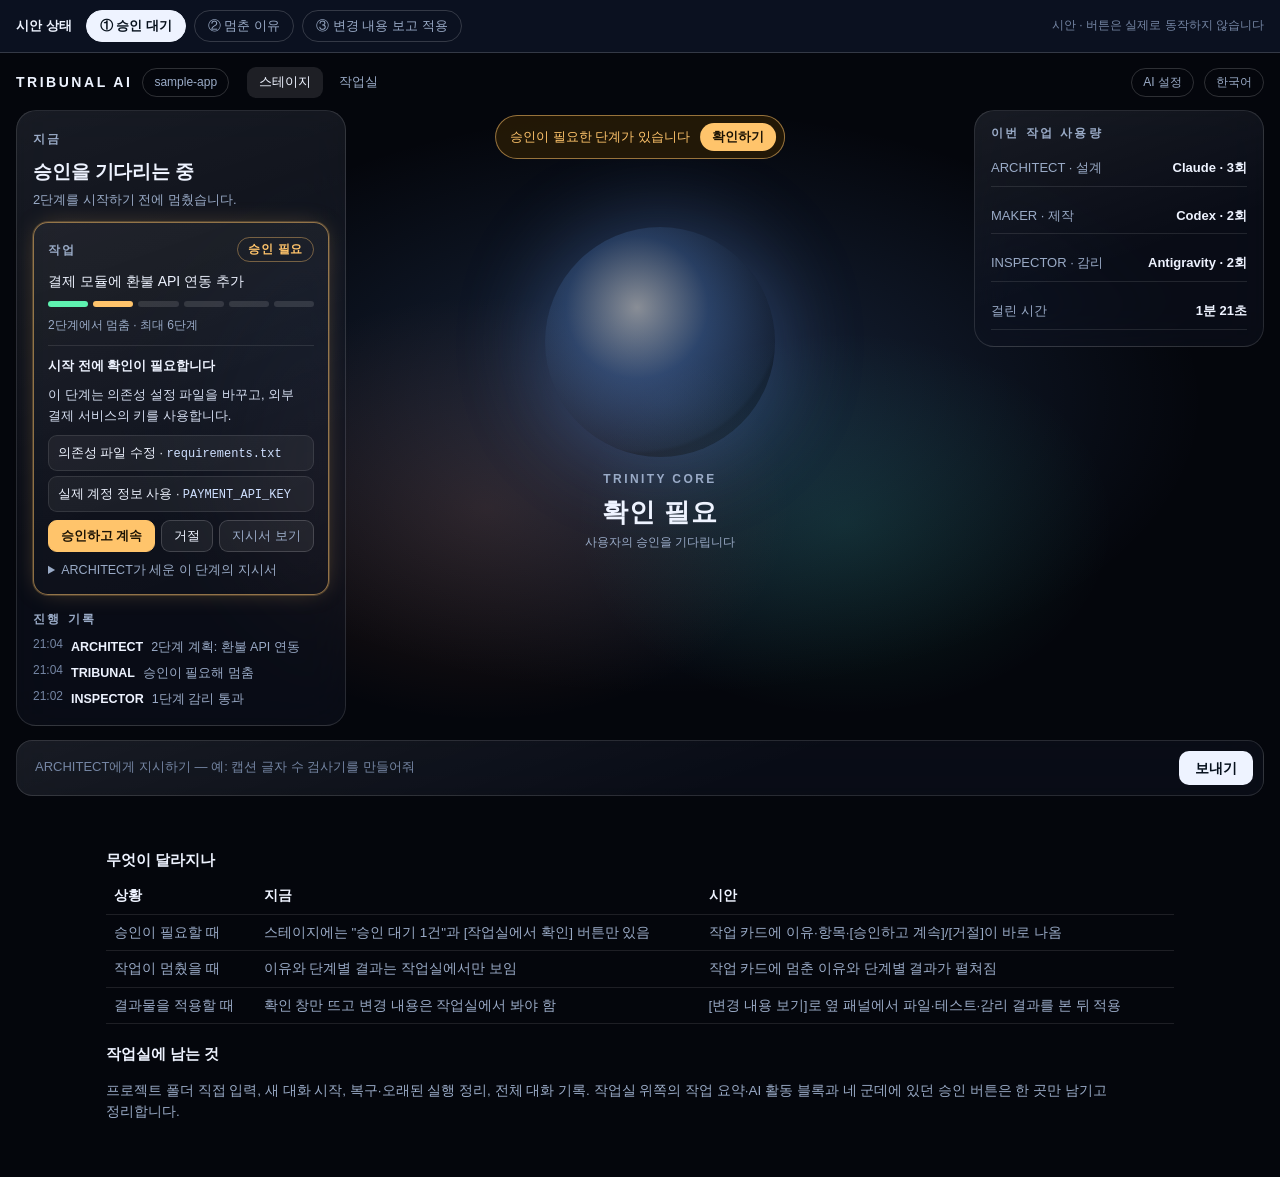
<file: design/stage-approval-mockup/index.html>
<!doctype html>
<html lang="ko">
<head>
<meta charset="utf-8">
<meta name="viewport" content="width=device-width,initial-scale=1">
<title>스테이지 승인·변경 내용 시안</title>
<style>
:root{--claude:#ff8a5c;--codex:#3df2c0;--agy:#6aa5ff;--ok:#5ef2b0;--bad:#ff6b7a;--warn:#ffc46b;--text:#eef3ff;--muted:#9aabc7;--faint:#7586a4;
  --glass:rgba(9,13,24,.5);--line:rgba(255,255,255,.1);--line2:rgba(255,255,255,.17);
  --num:'Bahnschrift','Segoe UI Variable Display','Segoe UI',sans-serif;--body:'Pretendard','Apple SD Gothic Neo','Segoe UI','Malgun Gothic',sans-serif}
*{box-sizing:border-box}
body{margin:0;background:#04060c;color:var(--text);font:14px/1.6 var(--body);word-break:keep-all;-webkit-font-smoothing:antialiased}
button{font:inherit;color:inherit;cursor:pointer}
.kicker{font:600 12px/1 var(--num);letter-spacing:.2em;text-transform:uppercase;color:var(--muted)}

/* ---- mock chrome: which state is shown ---- */
.mockbar{position:sticky;top:0;z-index:30;display:flex;flex-wrap:wrap;gap:8px;align-items:center;padding:10px 16px;background:#0b1120;border-bottom:1px solid var(--line2)}
.mockbar b{font-size:13px;margin-right:6px}
.mockbar button{height:32px;padding:0 13px;border-radius:99px;border:1px solid var(--line2);background:transparent;color:var(--muted);font-size:13px}
.mockbar button[aria-pressed=true]{background:var(--text);color:#06101c;border-color:var(--text);font-weight:700}
.mockbar small{color:var(--faint);font-size:12px;margin-left:auto}

/* ---- stage ---- */
.stage{position:relative;min-height:720px;padding:14px 16px 16px;overflow:hidden;
  background:radial-gradient(60% 55% at 52% 46%,rgba(106,165,255,.20),transparent 70%),radial-gradient(34% 40% at 38% 60%,rgba(255,138,92,.14),transparent 70%),radial-gradient(30% 36% at 66% 62%,rgba(61,242,192,.12),transparent 70%),#04060c}
.topbar{display:flex;align-items:center;gap:10px;margin-bottom:12px}
.brand{font:700 14px var(--num);letter-spacing:.18em}
.chip{padding:4px 11px;border:1px solid var(--line2);border-radius:99px;font-size:12px;color:var(--muted)}
.tabs{display:flex;gap:4px;margin-left:8px}.tabs span{padding:5px 12px;border-radius:9px;font-size:13px;color:var(--muted)}.tabs span.on{background:rgba(255,255,255,.1);color:var(--text)}
.topbar .sp{flex:1}
.grid{display:grid;grid-template-columns:330px 1fr 290px;gap:14px;align-items:start}
.glass{background:linear-gradient(160deg,rgba(255,255,255,.075),rgba(255,255,255,.015) 60%),var(--glass);border:1px solid rgba(255,255,255,.12);border-radius:20px;backdrop-filter:blur(24px) saturate(1.4);-webkit-backdrop-filter:blur(24px) saturate(1.4)}
aside{padding:16px;display:flex;flex-direction:column;gap:12px}
.now h2{margin:8px 0 2px;font-size:19px;letter-spacing:-.01em}.now p{margin:0;color:var(--muted);font-size:13px}
.card{padding:14px;border:1px solid var(--line);border-radius:15px;background:linear-gradient(160deg,rgba(255,255,255,.055),rgba(255,255,255,.015))}
.card.attn{border-color:#ffc46b88;box-shadow:0 0 0 1px #ffc46b33,0 0 26px -8px #ffc46b66}
.card.stopped{border-color:#ff6b7a66}
.card-head{display:flex;align-items:center;justify-content:space-between;gap:10px}
.badge{font:600 12px var(--num);letter-spacing:.06em;padding:3px 10px;border-radius:99px;border:1px solid var(--line2);color:var(--muted);white-space:nowrap}
.badge.ok{color:var(--ok);border-color:#5ef2b066}.badge.warn{color:var(--warn);border-color:#ffc46b66}.badge.bad{color:var(--bad);border-color:#ff6b7a66}
.goal{margin:8px 0 8px;font-size:14px}
.steps{display:flex;gap:5px;margin-bottom:6px}.steps i{flex:1;height:6px;border-radius:9px;background:rgba(255,255,255,.12)}.steps i.ok{background:var(--ok)}.steps i.bad{background:var(--bad)}.steps i.warn{background:var(--warn)}
.meta{color:var(--muted);font-size:12px}
.block{margin-top:10px;padding-top:10px;border-top:1px solid var(--line);display:flex;flex-direction:column;gap:8px}
.block h3{margin:0;font-size:13px;font-weight:700}
.block p{margin:0;font-size:13px;color:#d6dff2}
.why{list-style:none;margin:0;padding:0;display:flex;flex-direction:column;gap:5px}
.why li{font-size:12.5px;padding:7px 9px;border-radius:9px;background:rgba(255,255,255,.05);border:1px solid var(--line)}
.why code{font:12px ui-monospace,Menlo,monospace;color:#cfe0ff}
.actions{display:flex;gap:6px;flex-wrap:wrap}
.actions button{height:32px;padding:0 12px;border-radius:9px;border:1px solid var(--line2);background:rgba(255,255,255,.06);color:var(--text);font-size:12.5px}
.actions button.pri{background:var(--ok);border-color:var(--ok);color:#06101c;font-weight:700}
.actions button.warnb{background:var(--warn);border-color:var(--warn);color:#1a1204;font-weight:700}
.actions button.ghost{color:var(--muted)}
.actions button:hover{filter:brightness(1.1)}
details.more{font-size:12.5px;color:var(--muted)}details.more summary{cursor:pointer}details.more ol{margin:6px 0 0;padding-left:18px}details.more li{margin-bottom:4px}
.feed ol{list-style:none;margin:8px 0 0;padding:0;display:flex;flex-direction:column;gap:6px}.feed li{font-size:12.5px;color:var(--muted);display:flex;gap:8px}.feed li b{color:var(--text);font-weight:600}.feed time{color:var(--faint);font:12px var(--num)}
.center{min-height:560px;display:flex;flex-direction:column;align-items:center;justify-content:center;gap:10px;position:relative}
.orb{width:230px;height:230px;border-radius:50%;background:radial-gradient(circle at 40% 35%,rgba(255,255,255,.5),rgba(106,165,255,.28) 35%,rgba(106,165,255,.05) 70%,transparent 72%);box-shadow:0 0 80px 10px rgba(106,165,255,.25);animation:breathe 5s ease-in-out infinite}
@keyframes breathe{50%{transform:scale(1.04);box-shadow:0 0 110px 20px rgba(106,165,255,.32)}}
@media(prefers-reduced-motion:reduce){.orb{animation:none}}
.phase{text-align:center}.phase strong{display:block;font:700 26px var(--num);letter-spacing:.04em;margin-top:6px}.phase small{color:var(--muted)}
.right .row{display:flex;justify-content:space-between;font-size:13px;padding:7px 0;border-bottom:1px solid var(--line)}.right .row span{color:var(--muted)}
.composer{margin-top:14px;display:flex;gap:8px;padding:10px;border-radius:16px}.composer div{flex:1;color:var(--faint);padding:6px 8px;font-size:13px}.composer button{height:34px;padding:0 16px;border-radius:10px;border:0;background:var(--text);color:#06101c;font-weight:700}

/* attention pill (replaces "작업실에서 확인") */
.attention{position:absolute;left:50%;top:62px;transform:translateX(-50%);display:flex;align-items:center;gap:10px;padding:7px 8px 7px 14px;border-radius:99px;background:rgba(40,28,6,.85);border:1px solid #ffc46b88;color:var(--warn);font-size:13px;z-index:5}
.attention button{height:28px;padding:0 12px;border-radius:99px;border:0;background:var(--warn);color:#1a1204;font-weight:700;font-size:12.5px}

/* change panel */
.panel{position:absolute;top:58px;right:16px;bottom:16px;width:min(620px,calc(100% - 32px));z-index:10;display:flex;flex-direction:column;padding:16px;gap:12px;background:linear-gradient(160deg,rgba(255,255,255,.08),rgba(255,255,255,.02) 60%),rgba(7,10,20,.86)}
.panel header{display:flex;align-items:flex-start;justify-content:space-between;gap:10px}
.panel h2{margin:6px 0 0;font-size:17px}
.panel .x{width:32px;height:32px;border-radius:9px;border:1px solid var(--line2);background:transparent;color:var(--muted)}
.sumrow{display:grid;grid-template-columns:repeat(3,1fr);gap:8px}
.sum{padding:9px 11px;border-radius:12px;border:1px solid var(--line);background:rgba(255,255,255,.04)}
.sum b{display:block;font:700 17px var(--num)}.sum span{font-size:12px;color:var(--muted)}
.sum.ok b{color:var(--ok)}
.files{display:flex;gap:6px;flex-wrap:wrap}
.files button{height:30px;padding:0 10px;border-radius:9px;border:1px solid var(--line2);background:transparent;color:var(--muted);font:12px ui-monospace,Menlo,monospace}
.files button[aria-pressed=true]{background:rgba(255,255,255,.12);color:var(--text)}
.files em{font-style:normal;color:var(--ok)}.files s{text-decoration:none;color:var(--bad)}
.diff{flex:1;min-height:120px;overflow:auto;margin:0;padding:10px 0;border-radius:12px;border:1px solid var(--line);background:rgba(0,0,0,.35);font:12px/1.65 ui-monospace,Menlo,Consolas,monospace}
.diff div{padding:0 12px;white-space:pre}.diff .a{background:rgba(94,242,176,.12);color:#bdf7dc}.diff .d{background:rgba(255,107,122,.12);color:#ffc2c8}.diff .h{color:var(--agy)}
.panel footer{display:flex;gap:8px;align-items:center;flex-wrap:wrap}
.panel footer small{color:var(--faint);font-size:12px;margin-left:auto}

.note{max-width:1100px;margin:0 auto;padding:18px 16px 40px;color:var(--muted);font-size:13.5px}
.note h2{color:var(--text);font-size:15px;margin:18px 0 6px}
.note table{border-collapse:collapse;width:100%}.note td,.note th{border-bottom:1px solid var(--line);padding:7px 8px;text-align:left;vertical-align:top}.note th{color:var(--text);font-weight:600}
[hidden]{display:none!important}
@media(max-width:980px){.grid{grid-template-columns:1fr}.center{min-height:260px}.orb{width:150px;height:150px}.panel{position:fixed;inset:100px 8px 8px 8px;width:auto}.attention{position:static;transform:none;margin:0 0 10px;justify-content:space-between}}
</style>
</head>
<body>
<div class="mockbar" role="group" aria-label="시안 상태 고르기">
  <b>시안 상태</b>
  <button type="button" data-s="approve" aria-pressed="true">① 승인 대기</button>
  <button type="button" data-s="stopped" aria-pressed="false">② 멈춘 이유</button>
  <button type="button" data-s="deliver" aria-pressed="false">③ 변경 내용 보고 적용</button>
  <small>시안 · 버튼은 실제로 동작하지 않습니다</small>
</div>

<div class="stage">
  <div class="topbar">
    <span class="brand">TRIBUNAL AI</span><span class="chip">sample-app</span>
    <div class="tabs"><span class="on">스테이지</span><span>작업실</span></div>
    <span class="sp"></span><span class="chip">AI 설정</span><span class="chip">한국어</span>
  </div>

  <div class="attention" id="pill" hidden><span id="pill-text"></span><button type="button" id="pill-go"></button></div>

  <div class="grid">
    <aside class="glass">
      <div class="now"><span class="kicker">지금</span><h2 id="now-title"></h2><p id="now-sub"></p></div>

      <!-- ① approval -->
      <section class="card attn" data-for="approve">
        <div class="card-head"><span class="kicker">작업</span><span class="badge warn">승인 필요</span></div>
        <p class="goal">결제 모듈에 환불 API 연동 추가</p>
        <div class="steps"><i class="ok"></i><i class="warn"></i><i></i><i></i><i></i><i></i></div>
        <small class="meta">2단계에서 멈춤 · 최대 6단계</small>
        <div class="block">
          <h3>시작 전에 확인이 필요합니다</h3>
          <p>이 단계는 의존성 설정 파일을 바꾸고, 외부 결제 서비스의 키를 사용합니다.</p>
          <ul class="why">
            <li>의존성 파일 수정 · <code>requirements.txt</code></li>
            <li>실제 계정 정보 사용 · <code>PAYMENT_API_KEY</code></li>
          </ul>
          <div class="actions">
            <button type="button" class="warnb">승인하고 계속</button>
            <button type="button">거절</button>
            <button type="button" class="ghost">지시서 보기</button>
          </div>
          <details class="more"><summary>ARCHITECT가 세운 이 단계의 지시서</summary>
            <ol><li>목표: 환불 요청 함수와 테스트 추가</li><li>바꿀 수 있는 파일: <code>src/pay/**</code>, <code>tests/**</code>, <code>requirements.txt</code></li><li>건드리면 안 되는 파일: <code>.env</code></li></ol>
          </details>
        </div>
      </section>

      <!-- ② stopped -->
      <section class="card stopped" data-for="stopped" hidden>
        <div class="card-head"><span class="kicker">작업</span><span class="badge bad">보류</span></div>
        <p class="goal">CSV 내보내기에 날짜 필터 추가</p>
        <div class="steps"><i class="ok"></i><i class="bad"></i><i class="bad"></i><i></i><i></i><i></i></div>
        <small class="meta">3단계 중 1단계 통과 · 최대 6단계 · 테스트 41개 중 2개 실패</small>
        <div class="block">
          <h3>멈춘 이유</h3>
          <p>2단계 연속으로 통과하지 못해 멈췄습니다. 날짜 경계(자정) 테스트 2개가 계속 실패합니다.</p>
          <details class="more" open><summary>단계별 결과</summary>
            <ol>
              <li><b>1단계 · 통과</b> — 필터 인자 추가, 테스트 39개 통과</li>
              <li><b>2단계 · 실패</b> — 자동 수정 3회, <code>test_filter_midnight</code> 실패, 감리 수정 요청</li>
              <li><b>3단계 · 실패</b> — 같은 테스트 실패, 시간대 변환 위치를 두고 감리 지적 1건</li>
            </ol>
          </details>
          <div class="actions">
            <button type="button" class="pri">이어서 시도</button>
            <button type="button">변경 내용 보기</button>
            <button type="button" class="ghost">폐기</button>
          </div>
        </div>
      </section>

      <!-- ③ deliverable -->
      <section class="card" data-for="deliver" hidden>
        <div class="card-head"><span class="kicker">작업</span><span class="badge ok">완료</span></div>
        <p class="goal">calc에 round_half_up 함수 추가</p>
        <div class="steps"><i class="ok"></i><i></i></div>
        <small class="meta">1단계 만에 완료 · 최대 2단계 · 테스트 13개 모두 통과</small>
        <div class="block">
          <div class="card-head"><h3>결과물이 적용을 기다립니다</h3><span class="badge">파일 2개</span></div>
          <p>원본 프로젝트는 아직 그대로입니다. 변경 내용을 보고 정하세요.</p>
          <div class="actions">
            <button type="button" class="pri" id="open-panel">변경 내용 보기</button>
            <button type="button">이어서 작업</button>
            <button type="button" class="ghost">폐기</button>
          </div>
        </div>
      </section>

      <section class="feed"><span class="kicker">진행 기록</span>
        <ol id="feed"></ol>
      </section>
    </aside>

    <section class="center">
      <div class="orb" aria-hidden="true"></div>
      <div class="phase"><span class="kicker">TRINITY CORE</span><strong id="phase"></strong><small id="phase-sub"></small></div>
    </section>

    <aside class="glass right">
      <span class="kicker">이번 작업 사용량</span>
      <div class="row"><span>ARCHITECT · 설계</span><b>Claude · 3회</b></div>
      <div class="row"><span>MAKER · 제작</span><b>Codex · 2회</b></div>
      <div class="row"><span>INSPECTOR · 감리</span><b>Antigravity · 2회</b></div>
      <div class="row"><span>걸린 시간</span><b>1분 21초</b></div>
    </aside>
  </div>

  <div class="composer glass"><div>ARCHITECT에게 지시하기 — 예: 캡션 글자 수 검사기를 만들어줘</div><button type="button">보내기</button></div>

  <!-- change panel (state ③) -->
  <section class="panel glass" id="panel" role="dialog" aria-labelledby="pn-title" hidden>
    <header>
      <div><span class="kicker">변경 내용</span><h2 id="pn-title">calc에 round_half_up 함수 추가</h2></div>
      <button type="button" class="x" id="close-panel" aria-label="닫기">✕</button>
    </header>
    <div class="sumrow">
      <div class="sum"><b>파일 2개</b><span>+48줄 · −1줄</span></div>
      <div class="sum ok"><b>13개 통과</b><span>테스트 · 실패 없음</span></div>
      <div class="sum ok"><b>감리 통과</b><span>지적 없음 · 자동 수정 1회</span></div>
    </div>
    <div class="files" role="group" aria-label="바뀐 파일">
      <button type="button" aria-pressed="true">src/calc.py <em>+21</em></button>
      <button type="button" aria-pressed="false">tests/test_calc.py <em>+27</em> <s>−1</s></button>
    </div>
    <pre class="diff" tabindex="0" aria-label="src/calc.py 변경 내용"><div class="h">@@ -1,2 +1,23 @@</div><div> def add(a, b):</div><div>     return a + b</div><div class="a">+</div><div class="a">+</div><div class="a">+def round_half_up(value, digits=0):</div><div class="a">+    """사사오입: 0.5는 항상 0에서 먼 쪽으로."""</div><div class="a">+    if isinstance(value, bool) or not isinstance(value, (int, float)):</div><div class="a">+        raise TypeError("value must be a number")</div><div class="a">+    if isinstance(digits, bool) or not isinstance(digits, int) or digits &lt; 0:</div><div class="a">+        raise ValueError("digits must be a non-negative int")</div><div class="a">+    quantum = Decimal(1).scaleb(-digits)</div><div class="a">+    return float(Decimal(repr(value)).quantize(quantum, rounding=ROUND_HALF_UP))</div></pre>
    <footer>
      <button type="button" class="actions-pri" style="height:36px;padding:0 16px;border-radius:10px;border:0;background:var(--ok);color:#06101c;font-weight:700">원본에 적용</button>
      <button type="button" style="height:36px;padding:0 14px;border-radius:10px;border:1px solid var(--line2);background:transparent">이어서 작업</button>
      <button type="button" style="height:36px;padding:0 14px;border-radius:10px;border:1px solid var(--line2);background:transparent;color:var(--muted)">폐기</button>
      <small>작업 사본 폴더 열기 · 전체 기록은 작업실</small>
    </footer>
  </section>
</div>

<div class="note">
  <h2>무엇이 달라지나</h2>
  <table>
    <tr><th>상황</th><th>지금</th><th>시안</th></tr>
    <tr><td>승인이 필요할 때</td><td>스테이지에는 "승인 대기 1건"과 [작업실에서 확인] 버튼만 있음</td><td>작업 카드에 이유·항목·[승인하고 계속]/[거절]이 바로 나옴</td></tr>
    <tr><td>작업이 멈췄을 때</td><td>이유와 단계별 결과는 작업실에서만 보임</td><td>작업 카드에 멈춘 이유와 단계별 결과가 펼쳐짐</td></tr>
    <tr><td>결과물을 적용할 때</td><td>확인 창만 뜨고 변경 내용은 작업실에서 봐야 함</td><td>[변경 내용 보기]로 옆 패널에서 파일·테스트·감리 결과를 본 뒤 적용</td></tr>
  </table>
  <h2>작업실에 남는 것</h2>
  <p>프로젝트 폴더 직접 입력, 새 대화 시작, 복구·오래된 실행 정리, 전체 대화 기록. 작업실 위쪽의 작업 요약·AI 활동 블록과 네 군데에 있던 승인 버튼은 한 곳만 남기고 정리합니다.</p>
</div>

<script>
const S={
  approve:{title:'승인을 기다리는 중',sub:'2단계를 시작하기 전에 멈췄습니다.',phase:'확인 필요',psub:'사용자의 승인을 기다립니다',pill:'승인이 필요한 단계가 있습니다',go:'확인하기',
    feed:[['21:04','ARCHITECT','2단계 계획: 환불 API 연동'],['21:04','TRIBUNAL','승인이 필요해 멈춤'],['21:02','INSPECTOR','1단계 감리 통과']]},
  stopped:{title:'작업이 멈췄습니다',sub:'연속 실패로 보류했습니다.',phase:'보류',psub:'다음 지시를 기다립니다',pill:null,
    feed:[['20:41','TRIBUNAL','작업 보류 · 2단계 연속 실패'],['20:40','INSPECTOR','3단계 감리 수정 요청'],['20:36','MAKER','3단계 제작 완료']]},
  deliver:{title:'결과물 확인 대기',sub:'적용할지 정해 주세요.',phase:'완료',psub:'결과물이 적용을 기다립니다',pill:'결과물 1건이 적용을 기다립니다',go:'변경 내용 보기',
    feed:[['22:03','TRIBUNAL','작업 완료 · 테스트 13개 모두 통과'],['22:03','ARCHITECT','판단: 통과'],['22:03','INSPECTOR','감리 통과']]}
};
const $=id=>document.getElementById(id);
function show(key){
  const s=S[key];
  document.querySelectorAll('.mockbar button').forEach(b=>b.setAttribute('aria-pressed',String(b.dataset.s===key)));
  document.querySelectorAll('[data-for]').forEach(c=>c.hidden=c.dataset.for!==key);
  $('now-title').textContent=s.title;$('now-sub').textContent=s.sub;$('phase').textContent=s.phase;$('phase-sub').textContent=s.psub;
  $('pill').hidden=!s.pill;if(s.pill){$('pill-text').textContent=s.pill;$('pill-go').textContent=s.go;}
  $('feed').replaceChildren(...s.feed.map(([t,who,msg])=>{const li=document.createElement('li'),tm=document.createElement('time'),b=document.createElement('b'),sp=document.createElement('span');tm.textContent=t;b.textContent=who;sp.textContent=msg;li.append(tm,b,sp);return li;}));
  $('panel').hidden=true;
}
document.querySelectorAll('.mockbar button').forEach(b=>b.onclick=()=>show(b.dataset.s));
$('open-panel').onclick=()=>{$('panel').hidden=false;$('close-panel').focus();};
$('close-panel').onclick=()=>{$('panel').hidden=true;$('open-panel').focus();};
$('pill-go').onclick=()=>{if(!$('open-panel').closest('[hidden]'))$('open-panel').click();else document.querySelector('.card.attn .actions button').focus();};
document.querySelectorAll('.files button').forEach(b=>b.onclick=()=>document.querySelectorAll('.files button').forEach(o=>o.setAttribute('aria-pressed',String(o===b))));
show('approve');
</script>
</body>
</html>
</file>
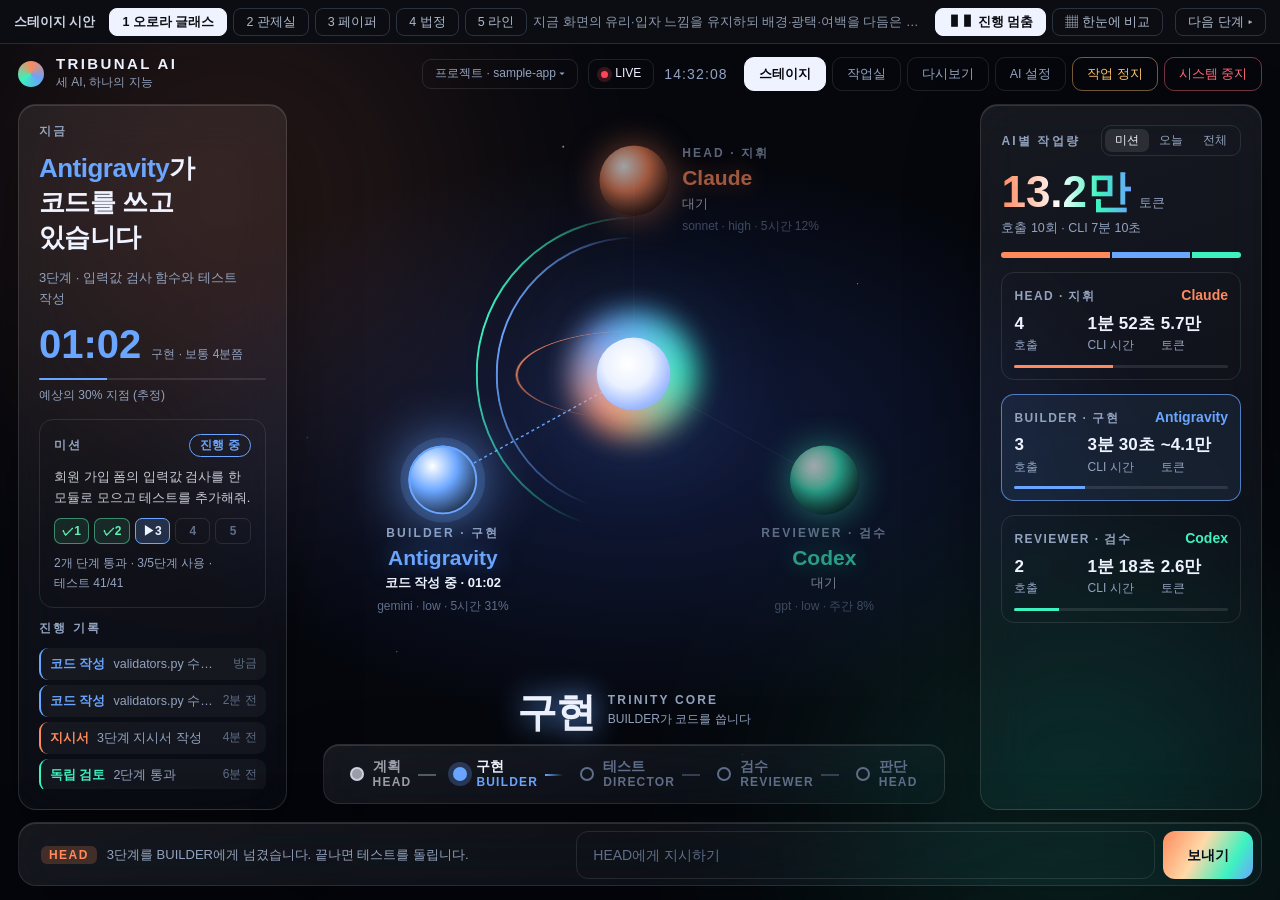
<file: design/stage-mockups/index.html>
<!doctype html>
<html lang="ko">
<head>
<meta charset="utf-8">
<meta name="viewport" content="width=device-width,initial-scale=1">
<title>Tribunal AI · 스테이지 시안</title>
<style>
/* 스테이지 비주얼 시안. 하나의 화면 구조(DOM)에 다섯 가지 스타일을 입힌다. 숫자와 문구는 모두 예시. */
*{box-sizing:border-box}
html,body{height:100%;margin:0}
body{--body:'Pretendard','Apple SD Gothic Neo','Segoe UI','Malgun Gothic',sans-serif;font:14px/1.6 var(--body);word-break:keep-all;-webkit-font-smoothing:antialiased;overflow:hidden;
  --claude:#ff8a5c;--codex:#3df2c0;--agy:#6aa5ff;--ok:#5ef2b0;--warn:#ffc46b;--bad:#ff6b7a;
  --bg:#05070d;--text:#eef3ff;--muted:#93a3bf;--faint:#5f6e89;--line:rgba(255,255,255,.1);--panel:rgba(255,255,255,.04);
  --num:'SF Pro Display','Bahnschrift','Segoe UI',sans-serif;--radius:18px;--actor:var(--agy);
  background:var(--bg);color:var(--text)}
button{font:inherit;color:inherit;cursor:pointer}
/* ---- 시안 고르기 */
#pick{position:fixed;z-index:20;left:0;right:0;top:0;height:44px;display:flex;align-items:center;gap:6px;padding:0 14px;background:#0b0d12;border-bottom:1px solid #262b36;color:#cfd6e4;font-size:12.5px}
#pick b{margin-right:8px;font-weight:600;white-space:nowrap}
body.paused .app *{animation-play-state:paused!important}
#grid{position:fixed;z-index:15;inset:44px 0 0 0;display:none;grid-template-columns:repeat(3,1fr);align-content:start;gap:10px;padding:10px;background:#0b0d12;overflow:auto}
body.comparing #grid{display:grid}body.comparing .app{visibility:hidden}
#grid figure{position:relative;margin:0;border:1px solid #2c3340;border-radius:10px;overflow:hidden;cursor:pointer;min-height:240px;background:#000}
#grid figure:hover{border-color:#eef3ff}
#grid iframe{position:absolute;left:0;top:0;width:1440px;height:856px;border:0;transform-origin:0 0;pointer-events:none}
#grid figcaption{position:absolute;left:8px;bottom:8px;padding:3px 10px;border-radius:7px;background:#0b0d12dd;color:#eef3ff;font-size:12.5px}
body.embed #pick{display:none}body.embed .app{inset:0}
#pick button{height:28px;padding:0 12px;border-radius:8px;border:1px solid #2c3340;background:transparent;color:#aeb8ca;white-space:nowrap}
#pick button[aria-pressed="true"]{background:#eef3ff;color:#0b0d12;border-color:#eef3ff;font-weight:600}
#pick p{margin:0 0 0 auto;min-width:0;color:#8d99ae;overflow:hidden;text-overflow:ellipsis;white-space:nowrap}
/* ---- 공통 구조 */
.app{position:fixed;inset:44px 0 0 0;display:grid;grid-template-rows:60px minmax(0,1fr) 76px;grid-template-columns:clamp(260px,21vw,340px) minmax(0,1fr) clamp(270px,22vw,350px);gap:0 18px;padding:0 18px 14px;overflow:hidden}
.bgart{position:absolute;inset:0;z-index:0;pointer-events:none;overflow:hidden}
.top,.now,.center,.work,.composer{position:relative;z-index:1;min-height:0;min-width:0}
.top{grid-column:1/4;display:flex;align-items:center;gap:16px}
.brand{display:flex;align-items:center;gap:12px}
.brand i{width:26px;height:26px;border-radius:50%;background:conic-gradient(var(--claude),var(--agy),var(--codex),var(--claude));flex:none}
.brand strong{display:block;font:700 15px/1.1 var(--num);letter-spacing:.16em}
.brand span{display:block;font-size:12px;color:var(--muted)}
.chips{margin-left:auto;display:flex;align-items:center;gap:10px}
.chip{height:30px;display:inline-flex;align-items:center;gap:7px;padding:0 12px;border-radius:9px;border:1px solid var(--line);font-size:12px;color:var(--muted);white-space:nowrap}
.chip.live{color:var(--text)}.chip.live::before{content:"";width:7px;height:7px;border-radius:50%;background:#ff4558;box-shadow:0 0 0 4px #ff455833}
.clock{font:500 14px var(--num);letter-spacing:.08em;color:var(--muted);font-variant-numeric:tabular-nums}
.tabs{display:flex;gap:6px}
.tabs button{height:34px;padding:0 14px;border-radius:10px;border:1px solid var(--line);background:transparent;color:var(--muted);font-size:12.5px;white-space:nowrap}
.tabs button.on{background:var(--text);color:var(--bg);border-color:var(--text);font-weight:600}
.tabs .halt{color:var(--warn);border-color:color-mix(in srgb,var(--warn) 45%,transparent)}
.tabs .stop{color:var(--bad);border-color:color-mix(in srgb,var(--bad) 45%,transparent)}
.panel{background:var(--panel);border:1px solid var(--line);border-radius:var(--radius);padding:20px;display:flex;flex-direction:column;gap:14px;overflow:hidden}
.kicker{font:600 12px/1 var(--num);letter-spacing:.18em;color:var(--muted)}
.now h2{margin:0;font:650 24px/1.32 var(--body);letter-spacing:-.02em}
.now h2 em{font-style:normal;color:var(--actor)}
.now .sub{margin:0;color:var(--muted);font-size:13px}
.timer{display:flex;align-items:baseline;gap:10px}
.timer b{font:600 40px/1 var(--num);font-variant-numeric:tabular-nums;color:var(--actor)}
.timer span{font-size:12px;color:var(--muted)}
.eta{height:3px;border-radius:2px;background:var(--line);overflow:hidden}.eta i{display:block;height:100%;width:62%;background:var(--actor)}
.eta+small{color:var(--muted);font-size:12px;margin-top:-8px}
.card{padding:14px;border:1px solid var(--line);border-radius:calc(var(--radius) - 4px);display:flex;flex-direction:column;gap:10px}
.card-head{display:flex;justify-content:space-between;align-items:center}
.badge{font:600 12px var(--num);padding:2px 10px;border-radius:99px;border:1px solid var(--actor);color:var(--actor)}
.goal{margin:0;font-size:13px;color:color-mix(in srgb,var(--text) 82%,transparent)}
.steps{display:flex;gap:5px}
.steps span{flex:1;max-width:46px;height:26px;border-radius:7px;border:1px solid var(--line);font:600 12px/24px var(--num);text-align:center;color:var(--faint)}
.steps .ok{color:var(--ok);border-color:color-mix(in srgb,var(--ok) 50%,transparent);background:color-mix(in srgb,var(--ok) 10%,transparent)}
.steps .run{color:var(--text);border-color:var(--actor);background:color-mix(in srgb,var(--actor) 20%,transparent)}
.card small{color:var(--muted);font-size:12px}
.feed{list-style:none;margin:0;padding:0;display:flex;flex-direction:column;gap:5px;min-height:0;overflow:hidden}
.feed li{display:grid;grid-template-columns:auto 1fr auto;gap:8px;align-items:center;font-size:12.5px;padding:6px 9px;border-radius:9px;background:var(--panel);border-left:2px solid var(--c,var(--faint))}
.feed b{font-weight:600;color:var(--c,var(--text));white-space:nowrap}
.feed span{color:var(--muted);overflow:hidden;text-overflow:ellipsis;white-space:nowrap}
.feed time{font:500 12px var(--num);color:var(--faint)}
.c-claude{--c:var(--claude)}.c-agy{--c:var(--agy)}.c-codex{--c:var(--codex)}
/* 가운데 무대 */
.center{display:flex;flex-direction:column}
.art{position:relative;flex:1;min-height:0;--orb:clamp(48px,5.4vw,74px)}
.links{position:absolute;inset:0;width:100%;height:100%}
.links line{stroke:var(--line);stroke-width:.35;vector-effect:non-scaling-stroke}
.links .hot{stroke:var(--actor);stroke-dasharray:3 3;animation:dash 1.2s linear infinite}
@keyframes dash{to{stroke-dashoffset:-12}}
.links.row{display:none}
.core{position:absolute;left:50%;top:46%;width:clamp(96px,11vw,160px);aspect-ratio:1;transform:translate(-50%,-50%)}
.core i{position:absolute;inset:0;border-radius:50%}
.node{--c:#fff;position:absolute;transform:translate(-50%,calc(var(--orb)/-2));display:flex;flex-direction:column;align-items:center;gap:3px;text-align:center;white-space:nowrap}
.n0{left:50%;top:13%;--c:var(--claude)}.n1{left:21%;top:64%;--c:var(--agy)}.n2{left:79%;top:64%;--c:var(--codex)}
/* HEAD sits at the top: its label goes beside the orb so it never runs into the core */
.n0{display:grid;grid-template-columns:var(--orb) auto;column-gap:14px;justify-items:start;text-align:left;transform:translate(calc(var(--orb)/-2),calc(var(--orb)/-2))}
.n0 .orb{grid-row:1/5;margin:0;align-self:start}
.orb{width:var(--orb);aspect-ratio:1;border-radius:50%;margin-bottom:8px;position:relative}
.node .role{font:700 12px var(--num);letter-spacing:.18em;color:var(--muted)}
.node .name{font:650 21px/1.2 var(--body);color:var(--c)}
.node .status{font-size:13px;color:color-mix(in srgb,var(--text) 80%,transparent)}
.node .cfg{font-size:12px;color:var(--faint)}
.node.busy .status{color:var(--text);font-weight:600}
.foot{display:flex;flex-wrap:wrap;align-items:center;justify-content:center;gap:12px 24px;padding-bottom:6px}
.phase{display:grid;grid-template-columns:auto auto;column-gap:12px;align-items:center}
.phase strong{grid-row:1/3;font:750 40px/1 var(--body);letter-spacing:-.01em}
.phase small{font-size:12px;color:var(--muted)}
.pipe{list-style:none;margin:0;padding:10px 14px;display:flex;border-radius:16px;border:1px solid var(--line);background:var(--panel)}
.pipe li{position:relative;display:grid;grid-template-columns:auto auto;column-gap:9px;align-items:center;padding:4px 30px 4px 12px;color:var(--faint)}
.pipe li:last-child{padding-right:12px}
.pipe i{grid-row:1/3;width:14px;height:14px;border-radius:50%;border:2px solid currentColor}
.pipe b{font:600 13.5px/1.2 var(--body)}.pipe span{font:600 12px var(--num);letter-spacing:.1em}
.pipe li:not(:last-child)::after{content:"";position:absolute;right:5px;top:50%;width:18px;height:2px;background:currentColor;opacity:.5}
.pipe .done{color:color-mix(in srgb,var(--text) 62%,transparent)}.pipe .done i{background:currentColor}
.pipe .on{color:var(--text)}.pipe .on i{background:var(--actor);border-color:var(--actor);box-shadow:0 0 0 5px color-mix(in srgb,var(--actor) 25%,transparent)}
.pipe .on span{color:var(--actor)}
/* 오른쪽 */
.seg{display:flex;padding:3px;border-radius:10px;border:1px solid var(--line)}
.seg span{font-size:12px;padding:2px 10px;border-radius:7px;color:var(--muted)}.seg .on{background:var(--line);color:var(--text)}
.total{display:flex;align-items:baseline;gap:8px}
.total b{font:600 44px/1 var(--num);font-variant-numeric:tabular-nums}
.total span,.total+small{color:var(--muted);font-size:12.5px}
.total+small{margin-top:-10px}
.share{display:flex;gap:2px;height:6px;border-radius:6px;overflow:hidden}
.share i{display:block;height:100%}
.row{padding:11px 12px;border-radius:13px;border:1px solid var(--line)}
.row.busy{border-color:color-mix(in srgb,var(--c) 70%,transparent);background:color-mix(in srgb,var(--c) 9%,transparent)}
.row-top{display:flex;justify-content:space-between;align-items:baseline}
.row-top b{font:700 12px var(--num);letter-spacing:.12em;color:var(--muted)}.row-top strong{color:var(--c,var(--text))}
.nums{display:grid;grid-template-columns:repeat(3,1fr);gap:6px;margin-top:8px}
.nums b{display:block;font:600 17px/1.1 var(--num);font-variant-numeric:tabular-nums;white-space:nowrap}
[data-v="hud"] .nums b{font-size:14.5px;letter-spacing:-.03em}.nums span{font-size:12px;color:var(--muted)}
.bar{height:3px;border-radius:3px;background:var(--line);margin-top:9px;overflow:hidden}.bar i{display:block;height:100%;background:var(--c,var(--faint))}
/* 입력 */
.composer{grid-column:1/4;margin-top:12px;display:grid;grid-template-columns:minmax(0,1fr) minmax(0,1.25fr);gap:8px;align-items:center;padding:8px;border:1px solid var(--line);border-radius:var(--radius);background:var(--panel)}
.peek{display:flex;gap:10px;align-items:center;padding:0 14px;min-width:0}
.peek b{font:700 12px var(--num);letter-spacing:.12em;padding:2px 8px;border-radius:6px;color:var(--claude);background:color-mix(in srgb,var(--claude) 20%,transparent)}
.peek span{overflow:hidden;text-overflow:ellipsis;white-space:nowrap;font-size:13px;color:var(--muted)}
.form{display:flex;gap:8px}
.input{flex:1;height:48px;display:flex;align-items:center;padding:0 16px;border-radius:12px;border:1px solid var(--line);color:var(--faint)}
.send{height:48px;padding:0 24px;border-radius:12px;border:0;font-weight:700;color:#06101c;background:var(--text)}

/* ============ 1. 오로라 글래스: 지금 화면을 다듬은 방향 ============ */
[data-v="aurora"] .bgart{background:radial-gradient(1px 1px at 12% 22%,#fff9,transparent),radial-gradient(1px 1px at 31% 71%,#fff7,transparent),radial-gradient(1.5px 1.5px at 44% 12%,#fffa,transparent),radial-gradient(1px 1px at 58% 83%,#fff6,transparent),radial-gradient(1px 1px at 67% 28%,#fff8,transparent),radial-gradient(1.5px 1.5px at 83% 62%,#fff8,transparent),radial-gradient(1px 1px at 91% 18%,#fff6,transparent),radial-gradient(1px 1px at 24% 46%,#fff5,transparent),radial-gradient(55% 46% at 50% 46%,#121c3f 0,#05070d 72%)}
[data-v="aurora"] .bgart::before,[data-v="aurora"] .bgart::after{content:"";position:absolute;width:60vw;height:60vw;border-radius:50%;filter:blur(110px);opacity:.2;animation:drift 22s ease-in-out infinite alternate}
[data-v="aurora"] .bgart::before{left:-12vw;top:-18vw;background:radial-gradient(circle,#ff8a5c,transparent 62%)}
[data-v="aurora"] .bgart::after{right:-14vw;bottom:-24vw;background:radial-gradient(circle,#3df2c0,transparent 60%);animation-delay:-8s}
@keyframes drift{to{transform:translate(6vw,4vw) scale(1.12)}}
[data-v="aurora"] .panel,[data-v="aurora"] .composer,[data-v="aurora"] .pipe{background:linear-gradient(160deg,rgba(255,255,255,.075),rgba(255,255,255,.02));backdrop-filter:blur(24px) saturate(1.4);-webkit-backdrop-filter:blur(24px) saturate(1.4);box-shadow:0 1px 0 rgba(255,255,255,.12) inset,0 30px 70px rgba(0,0,0,.35)}
[data-v="aurora"] .core i:nth-child(1){inset:6%;background:conic-gradient(from 210deg,var(--claude),var(--agy),var(--codex),var(--claude));filter:blur(14px) saturate(1.3);opacity:.9;animation:orbit 14s linear infinite}
[data-v="aurora"] .core::after{content:"";position:absolute;inset:24%;border-radius:50%;background:radial-gradient(circle at 42% 36%,#fff 0,#eaf1ff 38%,#9db8ff 70%,transparent 100%);box-shadow:0 0 50px #fff9,0 0 120px color-mix(in srgb,var(--actor) 55%,transparent);transition:box-shadow .6s}
[data-v="aurora"] .core i:nth-child(n+2){inset:-34%;border:2px solid transparent;filter:drop-shadow(0 0 6px var(--oc));background:conic-gradient(from 0deg,transparent 0 55%,var(--oc) 80%,transparent) border-box;-webkit-mask:linear-gradient(#000 0 0) padding-box,linear-gradient(#000 0 0);-webkit-mask-composite:xor;mask-composite:exclude;animation:orbit 9s linear infinite}
[data-v="aurora"] .core i:nth-child(2){--oc:var(--claude);transform:rotateX(68deg)}
[data-v="aurora"] .core i:nth-child(3){--oc:var(--agy);animation-duration:12s;animation-direction:reverse;inset:-48%}
[data-v="aurora"] .core i:nth-child(4){--oc:var(--codex);animation-duration:15s;inset:-62%}
@keyframes orbit{to{rotate:360deg}}
[data-v="aurora"] .orb{background:radial-gradient(circle at 35% 30%,#fff,var(--c) 38%,color-mix(in srgb,var(--c) 30%,#000) 78%);box-shadow:0 0 34px color-mix(in srgb,var(--c) 70%,transparent),inset 0 -8px 18px rgba(0,0,0,.35)}
[data-v="aurora"] .busy .orb{box-shadow:0 0 0 8px color-mix(in srgb,var(--c) 18%,transparent),0 0 60px var(--c);animation:breathe 1.8s ease-in-out infinite}
@keyframes breathe{50%{transform:scale(1.07)}}
[data-v="aurora"] .node .name{text-shadow:0 0 24px color-mix(in srgb,var(--c) 60%,transparent)}
[data-v="aurora"] .total b{background:linear-gradient(90deg,var(--claude),#fff 45%,var(--codex) 75%,var(--agy));-webkit-background-clip:text;background-clip:text;color:transparent}
[data-v="aurora"] .send{background:linear-gradient(120deg,var(--claude),#ffd9a8 40%,var(--codex) 75%,var(--agy))}
[data-v="aurora"] .phase strong{text-shadow:0 0 30px var(--actor)}
[data-v="aurora"] .links line{stroke:rgba(255,255,255,.14)}
[data-v="aurora"] .now h2{font-size:26px}
[data-v="aurora"] .panel{border-color:rgba(255,255,255,.12)}

/* ============ 2. 관제실: 정보가 먼저 보이는 계기판 ============ */
[data-v="hud"]{--bg:#080b0e;--text:#dfe9ee;--muted:#7f93a0;--faint:#4d5f6b;--line:#1d2a33;--panel:#0c1217;--radius:3px;--agy:#5fe1ff;--claude:#ffb057;--codex:#7dffb2;
  --num:ui-monospace,'SF Mono','JetBrains Mono',Menlo,Consolas,monospace}
[data-v="hud"] .bgart{background:linear-gradient(#0e161c 1px,transparent 1px) 0 0/100% 40px,linear-gradient(90deg,#0e161c 1px,transparent 1px) 0 0/40px 100%,#080b0e}
[data-v="hud"] .bgart::after{content:"";position:absolute;inset:0;background:radial-gradient(50% 45% at 50% 48%,transparent 40%,#080b0e 100%)}
[data-v="hud"] .panel,[data-v="hud"] .composer,[data-v="hud"] .pipe,[data-v="hud"] .card,[data-v="hud"] .row{border-radius:3px}
[data-v="hud"] .panel{background:linear-gradient(#0c1217,#0a0f13);position:relative}
[data-v="hud"] .panel::before{content:"";position:absolute;left:-1px;top:-1px;width:14px;height:14px;border-left:2px solid var(--agy);border-top:2px solid var(--agy)}
[data-v="hud"] .panel::after{content:"";position:absolute;right:-1px;bottom:-1px;width:14px;height:14px;border-right:2px solid var(--agy);border-bottom:2px solid var(--agy)}
[data-v="hud"] .kicker::before{content:"// "}
[data-v="hud"] .brand i{border-radius:2px;background:none;border:2px solid var(--agy);rotate:45deg;width:18px;height:18px;margin:0 6px}
[data-v="hud"] .tabs button,[data-v="hud"] .chip,[data-v="hud"] .input,[data-v="hud"] .send,[data-v="hud"] .steps span,[data-v="hud"] .feed li,[data-v="hud"] .seg,[data-v="hud"] .seg span,[data-v="hud"] .badge{border-radius:2px}
[data-v="hud"] .tabs button.on{background:var(--agy);border-color:var(--agy);color:#041015}
[data-v="hud"] .now h2{font:600 21px/1.4 var(--body)}
[data-v="hud"] .timer b,[data-v="hud"] .total b{font-weight:500;letter-spacing:-.02em}
[data-v="hud"] .core i:nth-child(1){inset:34%;background:var(--text);border-radius:1px;rotate:45deg;box-shadow:0 0 30px var(--agy)}
[data-v="hud"] .core i:nth-child(2){inset:-22%;background:repeating-conic-gradient(color-mix(in srgb,var(--agy) 70%,transparent) 0 .6deg,transparent .6deg 6deg);-webkit-mask:radial-gradient(closest-side,transparent calc(100% - 9px),#000 calc(100% - 8px));mask:radial-gradient(closest-side,transparent calc(100% - 9px),#000 calc(100% - 8px));opacity:.7}
[data-v="hud"] .art::after{content:"LINK 3/3 · SYNC OK · QUEUE 0 · " attr(data-busy);position:absolute;left:2px;top:2px;font:500 12px var(--num);letter-spacing:.08em;color:var(--faint);text-transform:uppercase}
[data-v="hud"] .core i:nth-child(3){border:1px dashed color-mix(in srgb,var(--agy) 60%,transparent);inset:-34%;animation:orbit 30s linear infinite}
[data-v="hud"] .core i:nth-child(4){inset:-58%;border:1px solid var(--line);border-left-color:var(--agy);border-right-color:var(--agy);animation:orbit 18s linear infinite reverse}
[data-v="hud"] .orb{border:1px solid var(--c);background:radial-gradient(circle,var(--c) 0 16%,transparent 17% 46%,color-mix(in srgb,var(--c) 30%,transparent) 47% 49%,transparent 50%)}
[data-v="hud"] .busy .orb::after{content:"";position:absolute;inset:-9px;border-radius:50%;border:2px solid transparent;border-top-color:var(--c);animation:orbit 1.2s linear infinite}
[data-v="hud"] .node .name{font:600 18px var(--num);letter-spacing:.04em;text-transform:uppercase}
[data-v="hud"] .node .status::before{content:"[ "}[data-v="hud"] .node .status::after{content:" ]"}
[data-v="hud"] .phase strong{font:600 34px var(--num);color:var(--actor)}
[data-v="hud"] .pipe{padding:0;border:0;background:none;gap:4px;counter-reset:s}
[data-v="hud"] .pipe li{counter-increment:s;padding:8px 16px 8px 12px;border:1px solid var(--line);background:var(--panel);min-width:104px;grid-template-columns:auto 1fr}
[data-v="hud"] .pipe li::after{display:none}
[data-v="hud"] .pipe i{border:0;width:auto;height:auto;border-radius:0;background:none!important;box-shadow:none!important;font:500 12px var(--num)}
[data-v="hud"] .pipe i::before{content:"0" counter(s)}
[data-v="hud"] .pipe .done{border-bottom:2px solid var(--codex)}
[data-v="hud"] .pipe .on{border-color:var(--actor);background:color-mix(in srgb,var(--actor) 12%,var(--panel));box-shadow:0 0 24px color-mix(in srgb,var(--actor) 25%,transparent)}
[data-v="hud"] .send{background:var(--agy)}
[data-v="hud"] .share{height:10px;border-radius:0}

/* ============ 3. 페이퍼: 밝고 조용한 문서 같은 화면 ============ */
[data-v="paper"]{--bg:#f4f1ea;--text:#1c1d22;--muted:#6b6f7a;--faint:#a3a6ad;--line:rgba(20,22,30,.11);--panel:#fffdf9;--radius:16px;
  --claude:#d5602b;--codex:#0c8f6f;--agy:#2d68d8;--ok:#0c8f6f;--warn:#b07a12;--bad:#c5364a}
[data-v="paper"] .bgart{background:radial-gradient(70% 60% at 50% 40%,#fffdf8,#f1ede4)}
[data-v="paper"] .panel,[data-v="paper"] .composer{box-shadow:0 1px 2px rgba(20,22,30,.05),0 14px 40px rgba(60,50,30,.08);border-color:rgba(20,22,30,.07)}
[data-v="paper"] .now h2,[data-v="paper"] .phase strong,[data-v="paper"] .node .name{font-family:'Noto Serif KR','AppleMyungjo','Nanum Myeongjo',Georgia,serif;font-weight:700;letter-spacing:-.01em}
[data-v="paper"] .now h2{font-size:26px}
[data-v="paper"] .links line{stroke:rgba(20,22,30,.16)}
[data-v="paper"] .core i:nth-child(1){inset:8%;background:conic-gradient(var(--claude) 0 31%,transparent 31% 33.3%,var(--agy) 33.3% 64.3%,transparent 64.3% 66.6%,var(--codex) 66.6% 97.6%,transparent 97.6%);-webkit-mask:radial-gradient(closest-side,transparent calc(100% - 7px),#000 calc(100% - 6px));mask:radial-gradient(closest-side,transparent calc(100% - 7px),#000 calc(100% - 6px));animation:orbit 40s linear infinite}
[data-v="paper"] .core::after{content:"";position:absolute;inset:26%;border-radius:50%;background:#fffdf9;box-shadow:0 10px 30px rgba(60,50,30,.16),inset 0 0 0 1px rgba(20,22,30,.06)}
[data-v="paper"] .core::before{content:"";position:absolute;z-index:1;inset:45%;border-radius:50%;background:var(--actor);transition:background .5s}
[data-v="paper"] [data-busy]:not([data-busy="idle"]) .core i:nth-child(1){animation-duration:8s}
[data-v="paper"] .core i:nth-child(2){border:1px solid rgba(20,22,30,.1);inset:-12%}
[data-v="paper"] .core i:nth-child(3){inset:-30%;border:1px solid rgba(20,22,30,.09)}
[data-v="paper"] .core i:nth-child(4){inset:-62%;border:1px dashed rgba(20,22,30,.09)}
[data-v="paper"] .orb{background:var(--c);box-shadow:0 10px 24px color-mix(in srgb,var(--c) 35%,transparent)}
[data-v="paper"] .orb::after{content:"";position:absolute;inset:-9px;border-radius:50%;border:2px solid color-mix(in srgb,var(--c) 22%,transparent)}
[data-v="paper"] .busy .orb::after{border-color:color-mix(in srgb,var(--c) 22%,transparent);border-top-color:var(--c);animation:orbit 1.4s linear infinite}
[data-v="paper"] .feed li{background:#f6f3ec}
[data-v="paper"] .pipe{background:#fffdf9;box-shadow:0 8px 24px rgba(60,50,30,.07)}
[data-v="paper"] .tabs button.on,[data-v="paper"] .send{background:#1c1d22;color:#fffdf9;border-color:#1c1d22}
[data-v="paper"] .peek b{background:color-mix(in srgb,var(--claude) 12%,transparent)}
[data-v="paper"] .brand i{background:conic-gradient(var(--claude) 0 33%,var(--agy) 0 66%,var(--codex) 0)}

/* ============ 4. 법정: Tribunal 이라는 이름을 그대로 그린 화면 ============ */
[data-v="court"]{--bg:#0a0e1c;--text:#f3ead8;--muted:#a69c86;--faint:#6d6657;--line:rgba(216,179,106,.2);--panel:rgba(18,23,42,.72);--radius:6px;--gold:#d8b36a;
  --claude:#e9a06f;--codex:#7fd8bd;--agy:#8fb3f2}
[data-v="court"] .bgart{background:linear-gradient(90deg,transparent 0 9%,rgba(216,179,106,.045) 9% 10%,transparent 10% 30%,rgba(216,179,106,.045) 30% 31%,transparent 31% 69%,rgba(216,179,106,.045) 69% 70%,transparent 70% 90%,rgba(216,179,106,.045) 90% 91%,transparent 91%),radial-gradient(70% 70% at 50% 0,#1c2550,#0a0e1c 72%)}
[data-v="court"] .brand strong,[data-v="court"] .now h2,[data-v="court"] .phase strong,[data-v="court"] .node .name,[data-v="court"] .total b,[data-v="court"] .timer b{font-family:'Noto Serif KR','AppleMyungjo',Georgia,'Times New Roman',serif}
[data-v="court"] .brand i{background:none;border:1.5px solid var(--gold);position:relative}
[data-v="court"] .brand i::after{content:"";position:absolute;inset:5px;border-radius:50%;background:var(--gold)}
[data-v="court"] .panel,[data-v="court"] .composer{border-top:2px solid var(--gold);backdrop-filter:blur(10px)}
[data-v="court"] .kicker{color:var(--gold)}
[data-v="court"] .tabs button.on,[data-v="court"] .send{background:var(--gold);border-color:var(--gold);color:#17120a}
[data-v="court"] .links.tri{display:none}
[data-v="court"] .core{top:13%;width:clamp(74px,8vw,112px)}
[data-v="court"] .core i:nth-child(1){inset:0;border:1.5px solid var(--gold);background:radial-gradient(circle,rgba(216,179,106,.28),transparent 68%)}
[data-v="court"] .core i:nth-child(2){inset:14%;border:1px solid var(--gold)}
[data-v="court"] .core i:nth-child(3){display:none}
[data-v="court"] .core::after{content:"⚖";position:absolute;inset:0;display:grid;place-items:center;font:400 clamp(28px,3.2vw,44px)/1 Georgia,serif;color:var(--gold);text-shadow:0 0 24px rgba(216,179,106,.7)}
[data-v="court"] .core i:nth-child(4){display:none}
[data-v="court"] .n0{display:flex;text-align:center}[data-v="court"] .n0 .orb{margin-bottom:8px;align-self:center}
[data-v="court"] .node{transform:translate(-50%,-50%);width:25%;min-width:150px;top:60%;padding:26px 12px 20px;border:1px solid var(--line);border-top:3px solid var(--c);border-radius:120px 120px 6px 6px;background:linear-gradient(color-mix(in srgb,var(--c) 14%,transparent),rgba(18,23,42,.6) 55%)}
[data-v="court"] .n0{left:50%;top:54%}[data-v="court"] .n1{left:20%}[data-v="court"] .n2{left:80%}
[data-v="court"] .orb{width:54px;border:1.5px solid var(--c);background:radial-gradient(circle,var(--c) 0 34%,transparent 36%)}
[data-v="court"] .busy{box-shadow:0 0 60px color-mix(in srgb,var(--c) 30%,transparent);border-color:var(--c)}
[data-v="court"] .busy .orb{animation:breathe 1.8s ease-in-out infinite}
[data-v="court"] .art::after{content:"";position:absolute;left:4%;right:4%;top:82%;height:14px;border-top:1px solid var(--gold);border-radius:2px;background:linear-gradient(rgba(216,179,106,.16),transparent)}
[data-v="court"] .pipe{border-radius:4px;counter-reset:s}
[data-v="court"] .pipe li{counter-increment:s}
[data-v="court"] .pipe i{border:0;width:auto;height:auto;background:none!important;box-shadow:none!important;font:700 15px Georgia,serif;font-style:italic}
[data-v="court"] .pipe i::before{content:counter(s,upper-roman)}
[data-v="court"] .pipe .on{color:var(--gold)}[data-v="court"] .pipe .on span{color:var(--gold)}
[data-v="court"] .timer b,[data-v="court"] .badge{color:var(--gold)}[data-v="court"] .badge{border-color:var(--gold)}
[data-v="court"] .eta i{background:var(--gold)}

/* ============ 5. 라인: 선과 글자만 남긴 최소한의 화면 ============ */
[data-v="line"]{--bg:#000;--text:#f5f5f5;--muted:#8a8a8a;--faint:#4f4f4f;--line:#262626;--panel:transparent;--radius:0px}
[data-v="line"] .panel{border:0;border-top:1px solid var(--text);padding:16px 0 0;background:none}
[data-v="line"] .card,[data-v="line"] .row{border:0;border-top:1px solid var(--line);border-radius:0;padding:12px 0;background:none!important}
[data-v="line"] .row.busy{border-top:1px solid var(--c)}
[data-v="line"] .feed li{background:none;border-left:0;border-radius:0;padding:5px 0;border-bottom:1px solid var(--line)}
[data-v="line"] .brand i{background:none;border:1px solid var(--text)}
[data-v="line"] .tabs button,[data-v="line"] .chip{border:0;padding:0 10px}
[data-v="line"] .tabs button.on{background:none;color:var(--text);text-decoration:underline;text-underline-offset:8px;text-decoration-thickness:2px}
[data-v="line"] .now h2{font-weight:300;font-size:28px;letter-spacing:-.03em}
[data-v="line"] .timer b,[data-v="line"] .total b{font-weight:200;font-size:52px;color:var(--text)}
[data-v="line"] .links line{stroke:#2e2e2e}
[data-v="line"] .core{top:50%}[data-v="line"] .n0{top:10%}
[data-v="line"] .core i:nth-child(1){inset:47%;background:var(--text)}
[data-v="line"] .core i:nth-child(n+2){border:1px solid #333}
[data-v="line"] .core i:nth-child(2){inset:-30%}
[data-v="line"] .core i:nth-child(3){inset:-90%;transform:scaleY(.3);border-color:#3a3a3a;animation:tilt 14s ease-in-out infinite alternate}
[data-v="line"] .core i:nth-child(4){inset:-90%;transform:scaleX(.3);border-color:#2c2c2c;animation:tilt 18s ease-in-out infinite alternate-reverse}
@keyframes tilt{to{rotate:28deg}}
[data-v="line"] .art{--orb:14px}
[data-v="line"] .orb{margin-bottom:12px;background:var(--faint)}
[data-v="line"] .busy .orb{background:var(--c);box-shadow:0 0 0 7px color-mix(in srgb,var(--c) 22%,transparent),0 0 30px var(--c)}
[data-v="line"] .node .name{color:var(--muted);font-weight:400;font-size:19px}
[data-v="line"] .busy .name{color:var(--c);font-weight:600}
[data-v="line"] .phase{grid-template-columns:auto;text-align:center;row-gap:4px;flex-basis:100%;justify-content:center}
[data-v="line"] .phase strong{grid-row:auto;font-weight:200;font-size:clamp(56px,7vw,104px);letter-spacing:-.04em}
[data-v="line"] .pipe{border:0;padding:0;background:none}
[data-v="line"] .pipe i{width:8px;height:8px;border-width:1px}
[data-v="line"] .pipe li:not(:last-child)::after{height:1px}
[data-v="line"] .composer{border:0;border-top:1px solid var(--text);padding:8px 0 0}
[data-v="line"] .input{border:0;border-bottom:1px solid var(--line);border-radius:0;padding:0}
[data-v="line"] .send{border-radius:0;background:var(--text);color:#000}
[data-v="line"] .steps span{border-radius:0}

/* ============ 작업 진행 애니메이션 ============ */
#play,#next{margin-left:6px}#play[aria-pressed="true"]{background:#1c2230;color:#e7ecf6;border-color:#3a4354}
.packets{position:absolute;inset:0;pointer-events:none;--cx:50%;--cy:46%}
.pk{position:absolute;left:var(--cx);top:var(--cy);width:8px;height:8px;margin:-4px;border-radius:50%;background:var(--c);opacity:0;--c:#fff}
.pk.n0{--tx:50%;--ty:13%;--c:var(--claude)}.pk.n1{--tx:21%;--ty:64%;--c:var(--agy)}.pk.n2{--tx:79%;--ty:64%;--c:var(--codex)}
[data-busy="n0"] .pk.n0,[data-busy="n1"] .pk.n1,[data-busy="n2"] .pk.n2{animation:fly 2s linear var(--d) infinite}
[data-busy="n0"] .pk.n0:nth-child(even),[data-busy="n1"] .pk.n1:nth-child(even),[data-busy="n2"] .pk.n2:nth-child(even){animation-direction:reverse}
@keyframes fly{0%{left:var(--cx);top:var(--cy);opacity:0;scale:.4}12%{opacity:1;scale:1}88%{opacity:1;scale:1}100%{left:var(--tx);top:var(--ty);opacity:0;scale:.4}}
.links line.hot{stroke:var(--actor);stroke-width:1.4;stroke-dasharray:3 3;animation:dash 1.2s linear infinite}
.node{transition:opacity .5s,filter .5s}.node .status{transition:color .3s}
[data-busy="n0"] .node:not(.busy),[data-busy="n1"] .node:not(.busy),[data-busy="n2"] .node:not(.busy){opacity:.62}
[data-busy="core"] .core{animation:verify 1.1s ease-in-out infinite}
@keyframes verify{50%{scale:1.1;filter:brightness(1.35)}}
[data-busy="pass"] .core{animation:passpop .9s cubic-bezier(.2,.8,.2,1)}
@keyframes passpop{30%{scale:1.28;filter:brightness(1.8) drop-shadow(0 0 40px var(--ok))}}
.stinger{position:absolute;left:0;right:0;top:30%;z-index:3;text-align:center;font:800 clamp(48px,6.5vw,110px)/1 var(--body);letter-spacing:.04em;color:var(--text);opacity:0;pointer-events:none;text-shadow:0 0 50px var(--actor)}
.stinger.show{animation:stinger 1.5s cubic-bezier(.2,.8,.2,1) both}
@keyframes stinger{0%{opacity:0;scale:1.4;filter:blur(14px)}18%{opacity:.95;scale:1;filter:blur(0)}62%{opacity:.95}100%{opacity:0;scale:.92;filter:blur(8px)}}
#m-word.swap,#m-head.swap{animation:swap .5s cubic-bezier(.2,.8,.2,1)}
@keyframes swap{from{opacity:0;translate:0 10px;filter:blur(6px)}}
.feed li.new{animation:slidein .55s cubic-bezier(.2,.8,.2,1)}
@keyframes slidein{from{opacity:0;translate:0 -12px;scale:.97}}
.steps span{transition:.4s}.steps .run{animation:steprun 1.5s ease-in-out infinite}
@keyframes steprun{50%{box-shadow:0 0 16px color-mix(in srgb,var(--actor) 70%,transparent)}}
.steps .pop{animation:pop .6s cubic-bezier(.2,1.6,.4,1)}
@keyframes pop{from{scale:.6}}
.pipe li{transition:color .5s}.pipe i{transition:.4s}
.pipe .on:not(:last-child)::after{background:linear-gradient(90deg,var(--actor),transparent);opacity:1;animation:flow 1s linear infinite}
@keyframes flow{from{translate:-4px 0;opacity:.3}50%{opacity:1}to{translate:5px 0;opacity:.3}}
.pipe .on i{animation:ping 1.4s infinite}
@keyframes ping{0%{box-shadow:0 0 0 0 color-mix(in srgb,var(--actor) 60%,transparent)}70%{box-shadow:0 0 0 9px transparent}100%{box-shadow:0 0 0 0 transparent}}
.row{position:relative;overflow:hidden;transition:border-color .5s,background .5s}
.row.busy::after{content:"";position:absolute;inset:0;background:linear-gradient(100deg,transparent 30%,color-mix(in srgb,var(--c) 20%,transparent) 50%,transparent 70%);translate:-100% 0;animation:sweep 2.2s infinite}
@keyframes sweep{to{translate:100% 0}}
.eta i{transition:width .3s linear}.timer b,.now h2 em,.badge{transition:color .5s,border-color .5s}
.chip.live.idle::before{background:var(--faint);box-shadow:none}.chip.live:not(.idle)::before{animation:beat 1.4s infinite}
@keyframes beat{70%{box-shadow:0 0 0 8px transparent}}
/* 1 오로라: 일하는 구슬에서 빛의 고리가 퍼지고, 궤도가 빨라진다 */
[data-v="aurora"] .pk{box-shadow:0 0 14px 3px var(--c);filter:blur(.4px)}
[data-v="aurora"] .busy .orb::after{content:"";position:absolute;inset:0;border-radius:50%;border:2px solid var(--c);animation:ripple 1.8s ease-out infinite}
@keyframes ripple{to{scale:2.3;opacity:0}}
[data-v="aurora"] [data-busy]:not([data-busy="idle"]) .core i:nth-child(n+2){animation-duration:3.5s}
/* 2 관제실: 네모난 신호가 오가고, 무대 위로 주사선이 지나간다 */
[data-v="hud"] .pk{border-radius:0;width:6px;height:6px;margin:-3px;box-shadow:0 0 8px var(--c)}
[data-v="hud"] .art::before{content:"";position:absolute;left:0;right:0;top:0;height:2px;background:linear-gradient(90deg,transparent,var(--actor),transparent);opacity:0}
[data-v="hud"] .art[data-busy]:not([data-busy="idle"])::before{opacity:.7;animation:scan 2.6s linear infinite}
@keyframes scan{to{top:100%}}
[data-v="hud"] .busy .status::after{content:" ▌ ]";animation:blink 1s steps(2) infinite}
@keyframes blink{50%{opacity:.2}}
[data-v="hud"] .stinger{font:600 clamp(40px,5vw,84px) var(--num);letter-spacing:.2em;color:var(--actor);text-shadow:none}
/* 3 페이퍼: 작은 점이 조용히 오가고, 원이 진행을 그린다 */
[data-v="paper"] .pk{width:6px;height:6px;margin:-3px}
[data-v="paper"] .stinger{font-family:'Noto Serif KR','AppleMyungjo',Georgia,serif;text-shadow:none;color:#1c1d22}
[data-v="paper"] .busy .orb{animation:breathe 2s ease-in-out infinite}
/* 4 법정: 인장에서 좌석으로 금빛 신호가 내려가고, 발언 중인 좌석이 밝아진다 */
[data-v="court"] .packets{--cy:13%}
[data-v="court"] .pk{background:var(--gold);box-shadow:0 0 10px var(--gold)}
[data-v="court"] .pk.n0{--tx:50%;--ty:34%}[data-v="court"] .pk.n1{--tx:20%;--ty:40%}[data-v="court"] .pk.n2{--tx:80%;--ty:40%}
[data-v="court"] .node.busy{animation:seat 2s ease-in-out infinite}
@keyframes seat{50%{box-shadow:0 0 90px color-mix(in srgb,var(--c) 45%,transparent)}}
[data-v="court"] [data-busy="core"] .core i:nth-child(2){border-style:dashed;animation:orbit 4s linear infinite}
[data-v="court"] .stinger{font-family:'Noto Serif KR','AppleMyungjo',Georgia,serif;color:var(--gold);text-shadow:0 0 40px rgba(216,179,106,.5)}
/* 5 라인: 일하는 선 하나만 색을 띠고, 가운데 글자가 바뀐다 */
[data-v="line"] .pk{width:4px;height:4px;margin:-2px;background:#fff}
[data-v="line"] .packets{--cy:50%}[data-v="line"] .pk.n0{--ty:10%}
[data-v="line"] .links line.hot{stroke-dasharray:none;animation:none;stroke-width:1.5}
[data-v="line"] .stinger{display:none}
[data-v="line"] .busy .orb{animation:breathe 1.6s ease-in-out infinite}
@media(prefers-reduced-motion:reduce){*{animation:none!important}}
</style>
</head>
<body data-v="aurora">
<nav id="pick" aria-label="시안 고르기">
  <b>스테이지 시안</b>
  <button type="button" data-v="aurora" data-note="지금 화면의 유리·입자 느낌을 유지하되 배경·광택·여백을 다듬은 방향">1 오로라 글래스</button>
  <button type="button" data-v="hud" data-note="각진 계기판. 장식보다 숫자와 상태가 먼저 읽히는 방향">2 관제실</button>
  <button type="button" data-v="paper" data-note="밝은 바탕, 명조 제목. 오래 띄워 두어도 눈이 편한 방향">3 페이퍼</button>
  <button type="button" data-v="court" data-note="Tribunal(재판부)이라는 이름을 그대로: 세 좌석, 금색 인장, 로마 숫자 절차">4 법정</button>
  <button type="button" data-v="line" data-note="선과 글자만. 일하는 AI 하나에만 색을 쓰는 방향">5 라인</button>
  <p id="note"></p>
  <button type="button" id="play" aria-pressed="true" title="진행 애니메이션 재생/멈춤 (스페이스)">❚❚ 진행 멈춤</button>
  <button type="button" id="compare" aria-pressed="false" title="다섯 시안을 한 화면에서 비교 (0)">▦ 한눈에 비교</button>
  <button type="button" id="next" title="다음 단계로 넘기기 (N)">다음 단계 ▸</button>
</nav>

<div id="grid" aria-label="시안 비교"></div>
<div class="app">
  <div class="bgart" aria-hidden="true"></div>

  <header class="top">
    <div class="brand"><i></i><div><strong>TRIBUNAL AI</strong><span>세 AI, 하나의 지능</span></div></div>
    <div class="chips"><span class="chip">프로젝트 · sample-app ▾</span><span class="chip live" id="m-live">LIVE</span><span class="clock">14:32:08</span></div>
    <div class="tabs"><button class="on">스테이지</button><button>작업실</button><button>다시보기</button><button>AI 설정</button><button class="halt">작업 정지</button><button class="stop">시스템 중지</button></div>
  </header>

  <aside class="now panel">
    <span class="kicker">지금</span>
    <h2 id="m-head"><em>Antigravity</em>가 코드를 쓰고 있습니다</h2>
    <p class="sub" id="m-sub">3단계 · 입력값 검사 함수와 테스트 작성</p>
    <div class="timer"><b id="m-clock">02:14</b><span id="m-stage">구현 · 보통 3분 30초쯤</span></div>
    <div class="eta"><i id="m-eta"></i></div><small id="m-eta-text">예상의 62% 지점 (추정)</small>
    <section class="card">
      <div class="card-head"><span class="kicker">미션</span><span class="badge" id="m-badge">진행 중</span></div>
      <p class="goal">회원 가입 폼의 입력값 검사를 한 모듈로 모으고 테스트를 추가해줘.</p>
      <div class="steps" id="m-steps"></div>
      <small id="m-meta"></small>
    </section>
    <span class="kicker">진행 기록</span>
    <ol class="feed" id="m-feed">
      <li class="c-agy"><b>코드 작성</b><span>validators.py 수정 중</span><time>방금</time></li>
      <li class="c-claude"><b>지시서</b><span>3단계 지시서 작성</span><time>2분 전</time></li>
      <li class="c-codex"><b>독립 검토</b><span>2단계 통과</span><time>4분 전</time></li>
      <li><b>테스트</b><span>38/38 통과</span><time>5분 전</time></li>
      <li class="c-agy"><b>코드 작성</b><span>2단계 구현 완료</span><time>7분 전</time></li>
    </ol>
  </aside>

  <section class="center">
    <div class="art" id="m-art">
      <div class="stinger" id="m-stinger" aria-hidden="true"></div>
      <svg class="links tri" viewBox="0 0 100 100" preserveAspectRatio="none" aria-hidden="true"><line data-n="n0" x1="50" y1="46" x2="50" y2="13"/><line data-n="n1" x1="50" y1="46" x2="21" y2="64"/><line data-n="n2" x1="50" y1="46" x2="79" y2="64"/></svg>
      <div class="core" aria-hidden="true"><i></i><i></i><i></i><i></i></div>
      <div class="packets" aria-hidden="true"><b class="pk n0" style="--d:0s"></b><b class="pk n0" style="--d:-.5s"></b><b class="pk n0" style="--d:-1s"></b><b class="pk n0" style="--d:-1.5s"></b><b class="pk n1" style="--d:0s"></b><b class="pk n1" style="--d:-.5s"></b><b class="pk n1" style="--d:-1s"></b><b class="pk n1" style="--d:-1.5s"></b><b class="pk n2" style="--d:0s"></b><b class="pk n2" style="--d:-.5s"></b><b class="pk n2" style="--d:-1s"></b><b class="pk n2" style="--d:-1.5s"></b></div>
      <div class="node n0" data-n="n0"><div class="orb"></div><span class="role">HEAD · 지휘</span><span class="name">Claude</span><span class="status">대기</span><span class="cfg">sonnet · high · 5시간 12%</span></div>
      <div class="node n1" data-n="n1"><div class="orb"></div><span class="role">BUILDER · 구현</span><span class="name">Antigravity</span><span class="status">코드 작성 중 · 02:14</span><span class="cfg">gemini · low · 5시간 31%</span></div>
      <div class="node n2" data-n="n2"><div class="orb"></div><span class="role">REVIEWER · 검수</span><span class="name">Codex</span><span class="status">대기</span><span class="cfg">gpt · low · 주간 8%</span></div>
    </div>
    <div class="foot">
      <div class="phase"><strong id="m-word">구현</strong><span class="kicker">TRINITY CORE</span><small id="m-word-sub">BUILDER가 코드를 씁니다</small></div>
      <ol class="pipe" id="m-pipe"><li><i></i><b>계획</b><span>HEAD</span></li><li><i></i><b>구현</b><span>BUILDER</span></li><li><i></i><b>테스트</b><span>DIRECTOR</span></li><li><i></i><b>검수</b><span>REVIEWER</span></li><li><i></i><b>판단</b><span>HEAD</span></li></ol>
    </div>
  </section>

  <aside class="work panel">
    <div class="card-head"><span class="kicker">AI별 작업량</span><div class="seg"><span class="on">미션</span><span>오늘</span><span>전체</span></div></div>
    <div class="total"><b id="m-total">12.4만</b><span>토큰</span></div><small id="m-calls">호출 9회 · CLI 6분 40초</small>
    <div class="share"><i style="width:46%;background:var(--claude)"></i><i style="width:33%;background:var(--agy)"></i><i style="width:21%;background:var(--codex)"></i></div>
    <div class="row c-claude" data-n="n0"><div class="row-top"><b>HEAD · 지휘</b><strong>Claude</strong></div><div class="nums"><div><b>4</b><span>호출</span></div><div><b>1분 52초</b><span>CLI 시간</span></div><div><b>5.7만</b><span>토큰</span></div></div><div class="bar"><i style="width:46%"></i></div></div>
    <div class="row c-agy" data-n="n1"><div class="row-top"><b>BUILDER · 구현</b><strong>Antigravity</strong></div><div class="nums"><div><b>3</b><span>호출</span></div><div><b>3분 30초</b><span>CLI 시간</span></div><div><b>~4.1만</b><span>토큰</span></div></div><div class="bar"><i style="width:33%"></i></div></div>
    <div class="row c-codex" data-n="n2"><div class="row-top"><b>REVIEWER · 검수</b><strong>Codex</strong></div><div class="nums"><div><b>2</b><span>호출</span></div><div><b>1분 18초</b><span>CLI 시간</span></div><div><b>2.6만</b><span>토큰</span></div></div><div class="bar"><i style="width:21%"></i></div></div>
  </aside>

  <footer class="composer">
    <div class="peek"><b>HEAD</b><span id="m-peek">3단계를 BUILDER에게 넘겼습니다. 끝나면 테스트를 돌립니다.</span></div>
    <div class="form"><div class="input">HEAD에게 지시하기</div><button class="send" type="button">보내기</button></div>
  </footer>
</div>

<script>
const SOURCE='<!doctype html>'+document.documentElement.outerHTML,EMBED=window.EMBED||'';if(EMBED)document.body.classList.add('embed');
// 시안 전환: 버튼, 숫자 키 1–5, 좌우 화살표. 주소의 #이름으로 같은 시안을 다시 연다.
const buttons=[...document.querySelectorAll('#pick button[data-v]')],note=document.getElementById('note');
function show(v){const b=buttons.find(x=>x.dataset.v===v)||buttons[0];document.body.dataset.v=b.dataset.v;
  for(const x of buttons)x.setAttribute('aria-pressed',String(x===b));note.textContent=b.dataset.note+' · 숫자와 문구는 예시';if(!EMBED)try{history.replaceState(null,'','#'+b.dataset.v);}catch(e){}}
for(const b of buttons)b.onclick=()=>show(b.dataset.v);
addEventListener('keydown',e=>{const i=buttons.findIndex(x=>x.getAttribute('aria-pressed')==='true');
  if(e.key>='1'&&e.key<=String(buttons.length))show(buttons[e.key-1].dataset.v);
  else if(e.key==='ArrowRight')show(buttons[(i+1)%buttons.length].dataset.v);
  else if(e.key==='ArrowLeft')show(buttons[(i+buttons.length-1)%buttons.length].dataset.v);});
show(EMBED||location.hash.slice(1));

// ---- 작업 진행 시뮬레이션: 계획 → 구현 → 테스트 → 검수 → 판단 → 통과 를 되풀이한다 (모두 예시 값)
const Q=id=>document.getElementById(id),AIS={n0:{name:'Claude',role:'HEAD',c:'var(--claude)',cls:'c-claude'},n1:{name:'Antigravity',role:'BUILDER',c:'var(--agy)',cls:'c-agy'},n2:{name:'Codex',role:'REVIEWER',c:'var(--codex)',cls:'c-codex'}};
const SCENES=[
  {k:'idle',dur:2.4,who:null,word:'대기',sub:'세 AI가 지시를 기다립니다',head:['','세 AI가 지시를 기다리고 있습니다'],pipe:-1},
  {k:'plan',dur:4,who:'n0',word:'계획',sub:'HEAD가 할 일을 정합니다',head:['Claude','가 작업 지시서를 쓰고 있습니다'],short:'지시서 작성 중',pipe:0,est:60,feed:['지시서','{n}단계 지시서 작성'],tok:9000,peek:'{n}단계 지시서를 쓰고 있습니다.'},
  {k:'build',dur:6,who:'n1',word:'구현',sub:'BUILDER가 코드를 씁니다',head:['Antigravity','가 코드를 쓰고 있습니다'],short:'코드 작성 중',pipe:1,est:210,feed:['코드 작성','validators.py 수정 중'],tok:14000,peek:'{n}단계를 BUILDER에게 넘겼습니다. 끝나면 테스트를 돌립니다.'},
  {k:'test',dur:3,who:'core',word:'테스트',sub:'Director가 직접 실행해 확인합니다',head:['Director','가 테스트를 실행하고 있습니다'],pipe:2,est:40,feed:['테스트','41/41 통과'],tok:0,peek:'테스트를 실행하고 있습니다.'},
  {k:'review',dur:4,who:'n2',word:'검수',sub:'REVIEWER가 독립적으로 살핍니다',head:['Codex','가 결과물을 검수하고 있습니다'],short:'검수 중',pipe:3,est:80,feed:['독립 검토','변경 내용 검수'],tok:8000,peek:'REVIEWER가 변경 내용을 살펴보고 있습니다.'},
  {k:'decide',dur:3,who:'n0',word:'판단',sub:'HEAD가 통과 여부를 결정합니다',head:['Claude','가 통과 여부를 판단하고 있습니다'],short:'판단 중',pipe:4,est:45,feed:['HEAD 판단','통과 여부 결정'],tok:4000,peek:'검수 결과를 보고 판단하고 있습니다.'},
  {k:'pass',dur:2.2,who:'pass',word:'통과',sub:'{n}단계가 통과했습니다',head:['','{n}단계가 통과했습니다'],pipe:5,peek:'{n}단계가 통과했습니다.'}];
const MAX=5;let step=3,at=2,t0=performance.now(),playing=true,pausedAt=0,tokens=124000,tokShown=124000,calls=9;
const fmtTok=n=>(n/10000).toFixed(1)+'만',mmss=s=>String(Math.floor(s/60)).padStart(2,'0')+':'+String(Math.floor(s%60)).padStart(2,'0');
function swap(node){node.classList.remove('swap');void node.offsetWidth;node.classList.add('swap');}
function paintSteps(pop){const box=Q('m-steps');box.replaceChildren();
  for(let i=1;i<=MAX;i++){const sp=document.createElement('span'),sc=SCENES[at],done=i<step||(i===step&&sc.k==='pass'),run=i===step&&sc.k!=='idle'&&sc.k!=='pass';
    sp.textContent=(done?'✓':run?'▶':'')+i;sp.className=done?'ok':run?'run':'';if(pop&&i===step&&done)sp.classList.add('pop');box.append(sp);}
  const passed=step-1+(SCENES[at].k==='pass'?1:0);Q('m-meta').textContent=passed+'개 단계 통과 · '+step+'/'+MAX+'단계 사용 · 테스트 41/41';}
function enter(){
  const sc=SCENES[at],txt=s=>s.replace('{n}',step),who=AIS[sc.who],art=Q('m-art');
  art.dataset.busy=sc.who||'idle';
  document.body.style.setProperty('--actor',who?who.c:sc.who==='core'?'var(--ok)':sc.who==='pass'?'var(--ok)':'var(--muted)');
  for(const n of document.querySelectorAll('.node')){const busy=n.dataset.n===sc.who;n.classList.toggle('busy',busy);n._busy=busy?sc:null;if(!busy)n.querySelector('.status').textContent='대기';}
  for(const l of document.querySelectorAll('.links line'))l.classList.toggle('hot',l.dataset.n===sc.who||sc.who==='core');
  for(const r of document.querySelectorAll('.row'))r.classList.toggle('busy',r.dataset.n===sc.who);
  const h=Q('m-head');h.replaceChildren();if(sc.head[0]){const em=document.createElement('em');em.textContent=sc.head[0];h.append(em);}h.append(txt(sc.head[1]));swap(h);
  Q('m-sub').textContent=sc.k==='idle'?'마지막 단계 통과 · 방금':step+'단계 · 입력값 검사 함수와 테스트 작성';
  Q('m-word').textContent=sc.word;swap(Q('m-word'));Q('m-word-sub').textContent=txt(sc.sub);
  [...Q('m-pipe').children].forEach((li,i)=>{li.classList.toggle('on',i===sc.pipe);li.classList.toggle('done',sc.pipe>i);});
  Q('m-live').classList.toggle('idle',sc.k==='idle');Q('m-live').textContent=sc.k==='idle'?'STANDBY':'LIVE';
  Q('m-badge').textContent=sc.k==='idle'?'다음 단계 대기':sc.k==='pass'?'단계 통과':'진행 중';
  if(sc.peek)Q('m-peek').textContent=txt(sc.peek);
  if(sc.feed){const li=document.createElement('li');li.className='new '+(who?who.cls:'');li.innerHTML='<b></b><span></span><time>방금</time>';li.children[0].textContent=sc.feed[0];li.children[1].textContent=txt(sc.feed[1]);
    const feed=Q('m-feed');feed.prepend(li);while(feed.children.length>6)feed.lastChild.remove();[...feed.children].slice(1).forEach((x,i)=>{x.classList.remove('new');x.lastChild.textContent=(i+1)*2+'분 전';});}
  if(sc.k!=='idle'){const st=Q('m-stinger');st.textContent=sc.word;st.classList.remove('show');void st.offsetWidth;st.classList.add('show');}
  if(sc.tok){tokens+=sc.tok;calls++;}
  paintSteps(sc.k==='pass');
}
function advance(){at=(at+1)%SCENES.length;if(SCENES[at].k==='idle'){step++;if(step>MAX){step=1;}}t0=performance.now();enter();}
function frame(now){
  if(playing){const sc=SCENES[at],el=(now-t0)/1000,k=Math.min(1,el/sc.dur);
    if(sc.est){const sim=k*sc.est*.85;Q('m-clock').textContent=mmss(sim);Q('m-stage').textContent=sc.word+' · 보통 '+(sc.est>=60?Math.round(sc.est/60)+'분':sc.est+'초')+'쯤';
      Q('m-eta').style.width=Math.max(3,k*85)+'%';Q('m-eta-text').textContent='예상의 '+Math.round(k*85)+'% 지점 (추정)';
      for(const n of document.querySelectorAll('.node'))if(n._busy)n.querySelector('.status').textContent=n._busy.short+' · '+mmss(sim);}
    else{Q('m-clock').textContent='--:--';Q('m-stage').textContent=sc.word;Q('m-eta').style.width='0%';Q('m-eta-text').textContent=sc.k==='pass'?'다음 단계를 준비합니다':'지시를 기다리는 중';}
    tokShown+=(tokens-tokShown)*.08;Q('m-total').textContent=fmtTok(tokShown);Q('m-calls').textContent='호출 '+calls+'회 · CLI '+Math.floor(calls*.74)+'분 '+(calls*7%60)+'초';
    if(el>=sc.dur)advance();}
  requestAnimationFrame(frame);
}
function setPlaying(on){if(on===playing)return;playing=on;if(on)t0+=performance.now()-pausedAt;else pausedAt=performance.now();
  Q('play').setAttribute('aria-pressed',String(on));Q('play').textContent=on?'❚❚ 진행 멈춤':'▶ 진행 재생';document.body.classList.toggle('paused',!on);}
Q('play').onclick=()=>setPlaying(!playing);Q('next').onclick=()=>{if(!playing){pausedAt=performance.now();}advance();if(!playing)pausedAt=performance.now();};
addEventListener('keydown',e=>{if(e.key===' '){e.preventDefault();setPlaying(!playing);}else if(e.key==='n'||e.key==='N'||e.key==='ㅜ')Q('next').click();});
enter();requestAnimationFrame(frame);
// 한눈에 비교: 같은 문서를 시안 이름만 바꿔 작은 창 다섯 개로 띄운다. 하나를 누르면 그 시안으로 돌아간다.
function fitGrid(){for(const f of document.querySelectorAll('#grid figure')){const fr=f.firstChild,k=f.clientWidth/1440;fr.style.transform='scale('+k+')';f.style.height=856*k+'px';}}
function setCompare(on){document.body.classList.toggle('comparing',on);Q('compare').setAttribute('aria-pressed',String(on));const grid=Q('grid');
  if(on&&!grid.children.length)for(const b of buttons){const fig=document.createElement('figure'),fr=document.createElement('iframe'),cap=document.createElement('figcaption');
    fr.title=b.textContent;fr.srcdoc=SOURCE.replace('<head>','<head><script>window.EMBED='+JSON.stringify(b.dataset.v)+'<\/script>');cap.textContent=b.textContent;
    fig.append(fr,cap);fig.onclick=()=>{setCompare(false);show(b.dataset.v);};grid.append(fig);}
  if(on)fitGrid();}
if(!EMBED){Q('compare').onclick=()=>setCompare(!document.body.classList.contains('comparing'));addEventListener('resize',fitGrid);
  addEventListener('keydown',e=>{if(e.key==='0')setCompare(!document.body.classList.contains('comparing'));else if(e.key==='Escape')setCompare(false);});
  for(const b of buttons)b.addEventListener('click',()=>setCompare(false));}
</script>
</body>
</html>
</file>
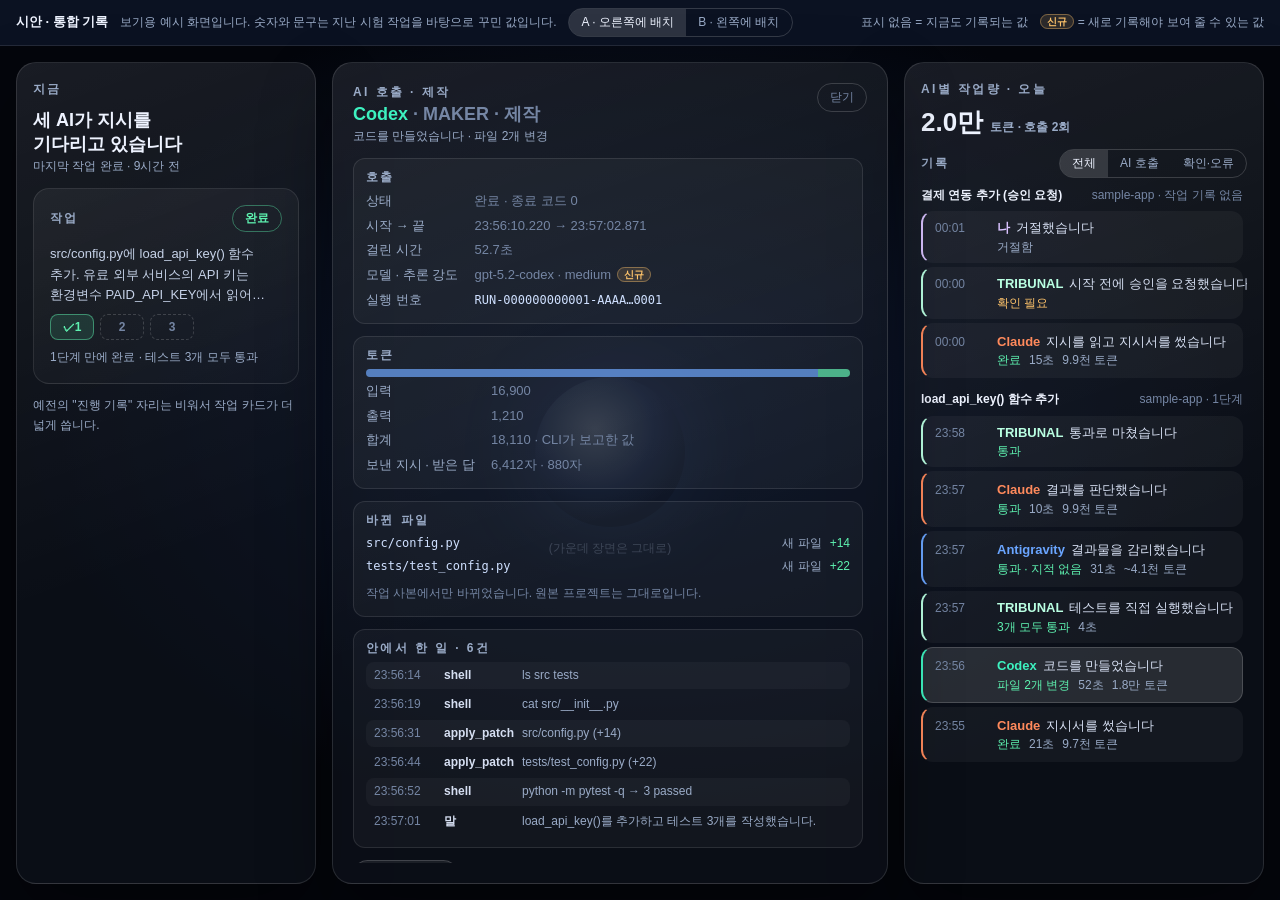
<file: design/timeline-mockup/index.html>
<!doctype html>
<html lang="ko">
<head>
<meta charset="utf-8">
<meta name="viewport" content="width=device-width,initial-scale=1">
<title>통합 기록 시안</title>
<style>
:root{
  --fs-xs:12px;--fs-sm:13px;--fs-md:15px;--fs-lg:18px;--fs-xl:26px;
  --claude:#ff8a5c;--codex:#3df2c0;--agy:#6aa5ff;--sys:#b9ffe2;--me:#d9c2ff;
  --ok:#5ef2b0;--bad:#ff6b7a;--warn:#ffc46b;
  --text:#eef3ff;--muted:#9aabc7;--faint:#7586a4;
  --glass:rgba(9,13,24,.62);--line:rgba(255,255,255,.1);--line2:rgba(255,255,255,.17);
  --num:'Bahnschrift','Segoe UI Variable Display','Segoe UI',sans-serif;
  --body:'Pretendard','Apple SD Gothic Neo','Segoe UI','Malgun Gothic',sans-serif;
}
*{box-sizing:border-box}
html,body{height:100%}
body{margin:0;background:radial-gradient(900px 600px at 50% 45%,#122040 0,#04060c 70%);color:var(--text);font:var(--fs-sm)/1.6 var(--body);word-break:keep-all;-webkit-font-smoothing:antialiased;display:flex;flex-direction:column;overflow:hidden}
button{font:inherit;color:inherit;cursor:pointer}
.kicker{font:600 var(--fs-xs)/1 var(--num);letter-spacing:.2em;color:var(--muted)}
.glass{background:linear-gradient(160deg,rgba(255,255,255,.075),rgba(255,255,255,.015) 60%),var(--glass);border:1px solid rgba(255,255,255,.12);border-radius:20px;box-shadow:0 30px 70px rgba(0,0,0,.38)}
.card{padding:16px;border:1px solid var(--line);border-radius:16px;background:linear-gradient(160deg,rgba(255,255,255,.055),rgba(255,255,255,.015))}
.badge{font:600 var(--fs-xs) var(--num);padding:4px 12px;border-radius:99px;border:1px solid var(--line2);color:var(--muted);white-space:nowrap}
.badge.ok{color:var(--ok);border-color:#5ef2b066}.badge.warn{color:var(--warn);border-color:#ffc46b66}.badge.bad{color:var(--bad);border-color:#ff6b7a66}

/* the bar that belongs to the mockup, not to the product */
#mock-bar{flex:none;display:flex;gap:12px;align-items:center;flex-wrap:wrap;padding:8px 16px;background:#0b1222;border-bottom:1px solid var(--line);font-size:var(--fs-xs);color:var(--muted)}
#mock-bar b{color:var(--text);font-size:var(--fs-sm)}
.seg{display:inline-flex;border:1px solid var(--line2);border-radius:99px;overflow:hidden}
.seg button{background:none;border:0;padding:4px 12px;font-size:var(--fs-xs);color:var(--muted)}
.seg button[aria-pressed=true]{background:rgba(255,255,255,.14);color:var(--text)}
.legend{margin-left:auto;display:flex;gap:12px;align-items:center}
.new-tag{font:600 10px var(--num);padding:1px 6px;border-radius:99px;background:#ffc46b22;border:1px solid #ffc46b66;color:var(--warn);margin-left:6px;white-space:nowrap;vertical-align:1px}

#stage{flex:1;min-height:0;display:grid;grid-template-columns:300px 1fr 360px;gap:16px;padding:16px}
#stage.left{grid-template-columns:360px 1fr 300px}
.col{display:flex;flex-direction:column;gap:12px;min-height:0;padding:16px}
.col>*{flex:none}
#scene{position:relative;min-width:0;display:grid;place-items:center;color:var(--faint);font-size:var(--fs-xs)}
#scene .orb{width:150px;height:150px;border-radius:50%;background:radial-gradient(circle at 40% 35%,#dbe9ff66,#6aa5ff22 45%,transparent 70%);box-shadow:0 0 80px #6aa5ff33}
h2{margin:0;font-size:var(--fs-lg);line-height:1.35}
.sub{color:var(--muted);font-size:var(--fs-xs)}
.steps{display:flex;gap:6px;margin-top:8px}
.steps span{flex:1;max-width:44px;height:26px;border-radius:8px;border:1px solid var(--line2);font:600 var(--fs-xs)/24px var(--num);text-align:center;color:var(--faint)}
.steps .ok{background:#5ef2b01f;border-color:#5ef2b077;color:var(--ok)}
.steps .todo{border-style:dashed}
.total{font:600 var(--fs-xl)/1.1 var(--num)}

/* ---- the unified record ---- */
#log{flex:1 1 0;min-height:0;display:flex;flex-direction:column;gap:8px}
#log header{display:flex;align-items:center;gap:8px;flex-wrap:wrap}
#log header .seg{margin-left:auto}
#log-list{list-style:none;margin:0;padding:0 4px 0 0;flex:1;min-height:0;overflow-y:auto;scrollbar-width:thin;display:flex;flex-direction:column;gap:4px}
#log-list .group{margin:8px 0 2px;display:flex;gap:8px;align-items:baseline;font-size:var(--fs-xs);color:var(--muted)}
#log-list .group:first-child{margin-top:0}
#log-list .group b{color:var(--text);font-weight:600;overflow:hidden;text-overflow:ellipsis;white-space:nowrap}
#log-list .group i{font-style:normal;color:var(--faint);white-space:nowrap;margin-left:auto}
.row{display:grid;grid-template-columns:54px 1fr;gap:8px;align-items:start;padding:8px 12px;border-radius:12px;background:rgba(255,255,255,.045);border:1px solid transparent;border-left:2px solid var(--c,var(--faint));cursor:pointer;text-align:left;width:100%}
.row:hover,.row:focus-visible{background:rgba(255,255,255,.09);outline:none}
.row[aria-current=true]{background:rgba(255,255,255,.12);border-color:var(--line2);border-left-color:var(--c)}
.row time{font:500 var(--fs-xs)/1.7 var(--num);color:var(--faint)}
.row .l1{display:flex;gap:6px;align-items:baseline;min-width:0}
.row .who{font-weight:600;color:var(--c);white-space:nowrap}
.row .what{color:#d6dff2;overflow:hidden;text-overflow:ellipsis;white-space:nowrap}
.row .l2{display:flex;gap:8px;font:500 var(--fs-xs) var(--num);color:var(--muted);flex-wrap:wrap}
.row .l2 .res.ok{color:var(--ok)}.row .l2 .res.bad{color:var(--bad)}.row .l2 .res.warn{color:var(--warn)}.row .l2 .res.off{color:var(--muted)}
.row.sys{padding-top:6px;padding-bottom:6px}

/* ---- the detail ---- */
#detail{position:absolute;inset:0;margin:auto;width:min(620px,100%);max-height:100%;display:flex;flex-direction:column;padding:20px;gap:12px;z-index:2}
#detail[hidden]{display:none}
#detail header{display:flex;gap:12px;align-items:flex-start}
#detail header div{min-width:0;flex:1}
#detail h3{margin:0;font-size:var(--fs-lg);line-height:1.35}
#detail h3 em{font-style:normal;color:var(--c)}
#d-body{overflow-y:auto;scrollbar-width:thin;display:flex;flex-direction:column;gap:12px;padding-right:4px;min-height:0}
.close{background:none;border:1px solid var(--line2);border-radius:99px;padding:4px 12px;font-size:var(--fs-xs)}
.sec{border:1px solid var(--line);border-radius:12px;padding:12px;background:rgba(255,255,255,.035)}
.sec>.kicker{display:block;margin-bottom:8px}
dl{margin:0;display:grid;grid-template-columns:auto 1fr;gap:4px 16px;font-size:var(--fs-sm)}
dt{color:var(--muted);white-space:nowrap}
dd{margin:0;overflow-wrap:anywhere}
dd.none{color:var(--faint)}
code,.mono{font:var(--fs-xs) ui-monospace,Menlo,Consolas,monospace;color:#cfe0ff}
.bar{display:flex;height:8px;border-radius:99px;overflow:hidden;background:rgba(255,255,255,.08);margin:8px 0 4px}
.bar i{display:block}
.bar .in{background:#6aa5ffaa}.bar .out{background:#5ef2b0aa}
.files{list-style:none;margin:0;padding:0;display:flex;flex-direction:column;gap:4px}
.files li{display:flex;gap:8px;align-items:baseline}
.files .add{color:var(--ok)}.files .del{color:var(--bad)}
.files li code{flex:1;overflow:hidden;text-overflow:ellipsis;white-space:nowrap}
.ev{list-style:none;margin:0;padding:0;display:flex;flex-direction:column;gap:2px;font-size:var(--fs-xs)}
.ev li{display:grid;grid-template-columns:62px 70px 1fr auto;gap:8px;padding:4px 8px;border-radius:8px}
.ev li:nth-child(odd){background:rgba(255,255,255,.035)}
.ev time{color:var(--faint);font-family:var(--num)}
.ev b{font-weight:600;color:#d6dff2}
.ev span{color:var(--muted);overflow:hidden;text-overflow:ellipsis;white-space:nowrap}
.ev .bad b,.ev em{color:var(--bad);font-style:normal}
pre{margin:0;padding:8px 12px;border-radius:8px;background:#050810;border:1px solid var(--line);font:var(--fs-xs)/1.6 ui-monospace,Menlo,monospace;color:#c6d2e8;overflow:auto;max-height:140px;white-space:pre-wrap}
.quote{margin:0;padding:8px 12px;border-left:2px solid var(--c,var(--line2));background:rgba(255,255,255,.04);border-radius:0 8px 8px 0;color:#d6dff2}
.src{font-size:var(--fs-xs);color:var(--faint)}
.acts{display:flex;gap:8px;flex-wrap:wrap}
.acts button{background:rgba(255,255,255,.07);border:1px solid var(--line2);border-radius:99px;padding:4px 12px;font-size:var(--fs-xs)}
@media (max-width:1000px){#stage,#stage.left{grid-template-columns:1fr;overflow-y:auto}#scene{min-height:420px}.col{min-height:360px}body{overflow:auto}}
</style>
</head>
<body>
<div id="mock-bar">
  <b>시안 · 통합 기록</b><span>보기용 예시 화면입니다. 숫자와 문구는 지난 시험 작업을 바탕으로 꾸민 값입니다.</span>
  <span class="seg" id="place"><button aria-pressed="true" data-v="right">A · 오른쪽에 배치</button><button aria-pressed="false" data-v="left">B · 왼쪽에 배치</button></span>
  <span class="legend"><span>표시 없음 = 지금도 기록되는 값</span><span><span class="new-tag" style="margin:0">신규</span> = 새로 기록해야 보여 줄 수 있는 값</span></span>
</div>

<div id="stage">
  <aside class="glass col" id="col-a">
    <div><span class="kicker">지금</span><h2 style="margin-top:8px">세 AI가 지시를<br>기다리고 있습니다</h2><div class="sub">마지막 작업 완료 · 9시간 전</div></div>
    <div class="card">
      <div style="display:flex;justify-content:space-between;align-items:center"><span class="kicker">작업</span><span class="badge ok">완료</span></div>
      <p style="margin:12px 0 0;color:#c6d2e8">src/config.py에 load_api_key() 함수 추가. 유료 외부 서비스의 API 키는 환경변수 PAID_API_KEY에서 읽어…</p>
      <div class="steps"><span class="ok">✓1</span><span class="todo">2</span><span class="todo">3</span></div>
      <div class="sub" style="margin-top:8px">1단계 만에 완료 · 테스트 3개 모두 통과</div>
    </div>
    <div class="sub" id="note-a">예전의 "진행 기록" 자리는 비워서 작업 카드가 더 넓게 씁니다.</div>
  </aside>

  <main id="scene">
    <div style="text-align:center"><div class="orb"></div><p>(가운데 장면은 그대로)</p></div>
    <section id="detail" class="glass" role="dialog" aria-label="기록 상세" hidden>
      <header><div><span class="kicker" id="d-kicker"></span><h3 id="d-title"></h3><div class="sub" id="d-sub"></div></div><button class="close" id="d-close">닫기</button></header>
      <div id="d-body"></div>
    </section>
  </main>

  <aside class="glass col" id="col-b">
    <div id="usage"><span class="kicker">AI별 작업량 · 오늘</span><div class="total" style="margin-top:8px">2.0만 <span class="sub">토큰 · 호출 2회</span></div></div>
    <section id="log">
      <header><span class="kicker">기록</span>
        <span class="seg" id="filter"><button aria-pressed="true" data-v="all">전체</button><button aria-pressed="false" data-v="ai">AI 호출</button><button aria-pressed="false" data-v="warn">확인·오류</button></span>
      </header>
      <ol id="log-list"></ol>
    </section>
  </aside>
</div>

<script>
const C={claude:'var(--claude)',codex:'var(--codex)',agy:'var(--agy)',sys:'var(--sys)',me:'var(--me)'};
const NEW='<span class="new-tag">신규</span>';
const run='RUN-000000000001-AAAA…0001';
// Each entry is one line of the record. kind: ai (an AI call) | sys (Tribunal itself) | me (the user)
const groups=[
 {title:'결제 연동 추가 (승인 요청)',meta:'sample-app · 작업 기록 없음',rows:[
  {id:'r1',t:'00:01:12',kind:'me',c:'me',who:'나',what:'거절했습니다',res:['거절함','off'],
   title:'<em>나</em> · 거절',sub:'이 작업은 실행되지 않았습니다 · 원본 프로젝트는 그대로입니다',
   secs:[['요약',dl([['결정','거절'],['결정한 때','11월 22일 00:01:12'],['대상','결제 연동 추가 · 시작 전 승인 요청'],['실행 번호','<code>RUN-000000000002-AAAA…0002</code>'],['그 뒤','MAKER가 실행되지 않았고 바뀐 파일이 없습니다']])],
         ['거절한 요청',quote('지시서에 "결제 서비스 선택과 실제 결제 여부는 사용자가 정한다"고 적혀 있어, 시작 전에 승인이 필요했습니다.')+files([['src/payments.py','승인 대상','']])]],
   src:'Tribunal 감사 기록 (HUMAN_REJECTED)'},
  {id:'r2',t:'00:00:35',kind:'sys',c:'sys',who:'TRIBUNAL',what:'시작 전에 승인을 요청했습니다',res:['확인 필요','warn'],warn:1,
   title:'<em>TRIBUNAL</em> · 승인 요청',sub:'설계 단계에서 멈춤 · 제작 전',
   secs:[['요약',dl([['멈춘 단계','시작 전 (ENTRY)'],['이유','사용자 결정 필요'],['승인 가능 여부','가능 · 승인하면 안전 검사를 거쳐 계속'],['실행 번호','<code>RUN-000000000002-AAAA…0002</code>']])],
         ['이유 원문',quote('The order says the user must decide the payment provider and whether real charges happen and requires explicit human approval before work starts.')]],
   src:'Tribunal 상태 전환 기록'},
  {id:'r3',t:'00:00:28',kind:'ai',c:'claude',who:'Claude',what:'지시를 읽고 지시서를 썼습니다',res:['완료','ok'],dur:'15초',tok:'9.9천',role:'ARCHITECT · 설계',stage:'대화',
   call:{start:'00:00:13.994',end:'00:00:28.828',sec:'14.8초',model:'sonnet · low',exit:'0',tin:9310,tout:640,exact:true,pc:'31,204자',oc:'1,870자'},
   secs:[['결과',dl([['한 일','지시서(ORDER) 작성'],['목표','결제 연동 함수 추가'],['사람 승인 필요','예 — 결제 서비스 선택'],['이어진 일','TRIBUNAL이 승인을 요청']])]],
   ev:[['00:00:17','생각',''],['00:00:26','말','{"action":"order","order":{"goal":"Add a payment integration…']],
   src:'Tribunal 호출 기록 · Claude 세션 기록'}]},
 {title:'load_api_key() 함수 추가',meta:'sample-app · 1단계',rows:[
  {id:'a7',t:'23:58:02',kind:'sys',c:'sys',who:'TRIBUNAL',what:'통과로 마쳤습니다',res:['통과','ok'],
   title:'<em>TRIBUNAL</em> · 단계 마침',sub:'1단계 · 통과 · 걸린 시간 2분 29초',
   secs:[['단계 요약',dl([['결과','통과'],['시작 → 끝','23:55:33 → 23:58:02 (2분 29초)'],['AI 호출','4회 · 3.4만 토큰'],['자동 수정','0회'],['결과물','적용 대기 · 파일 2개'],['실행 번호','<code>'+run+'</code>']])],
         ['마지막 판단',quote('All acceptance criteria are met. src/config.py adds load_api_key(), which reads PAID_API_KEY from os.environ. It raises RuntimeError for a missing or empty value…')]],
   acts:['변경 내용 보기','이 단계의 지시서'],src:'Tribunal 상태 전환 기록 · final_evidence.json'},
  {id:'a6',t:'23:57:52',kind:'ai',c:'claude',who:'Claude',what:'결과를 판단했습니다',res:['통과','ok'],dur:'10초',tok:'9.9천',role:'ARCHITECT · 설계',stage:'판단',
   call:{start:'23:57:52.159',end:'23:58:02.513',sec:'10.4초',model:'sonnet · low',exit:'0',tin:9480,tout:470,exact:true,pc:'33,870자',oc:'1,402자'},
   secs:[['결과',dl([['판단','통과 (PASS)'],['근거로 본 것','테스트 3개 통과 · 감리 통과 · 바뀐 파일 2개']])+quote('All acceptance criteria are met. src/config.py adds load_api_key(), which reads PAID_API_KEY from os.environ. It raises RuntimeError for a missing or empty value, and the message names the variable.')]],
   ev:[['23:57:56','생각',''],['23:57:59','말','{"decision":"PASS","rationale":"All acceptance criteria are met…']],
   src:'Tribunal 호출 기록 · decision.json · Claude 세션 기록'},
  {id:'a5',t:'23:57:20',kind:'ai',c:'agy',who:'Antigravity',what:'결과물을 감리했습니다',res:['통과 · 지적 없음','ok'],dur:'31초',tok:'~4.1천',role:'INSPECTOR · 감리',stage:'감리',
   call:{start:'23:57:20.410',end:'23:57:51.902',sec:'31.5초',model:'gemini-3-pro · low',exit:'0',tin:null,tout:null,total:4100,exact:false,pc:'12,330자',oc:'2,015자'},
   secs:[['결과',dl([['판정','통과'],['지적','없음'],['감리 테스트','1개 파일 제안 · TRIBUNAL이 실행 · 통과'],['독립성','제작(Codex)과 다른 AI']])+files([['tests/test_inspector_config.py','감리 테스트','']])],],
   ev:[['23:57:24','read_file','src/config.py'],['23:57:29','read_file','tests/test_config.py'],['23:57:41','말','verdict: pass · 기준 3개 모두 확인']],
   src:'Tribunal 호출 기록 · review.json · Antigravity 실시간 출력'},
  {id:'a4',t:'23:57:05',kind:'sys',c:'sys',who:'TRIBUNAL',what:'테스트를 직접 실행했습니다',res:['3개 모두 통과','ok'],dur:'4초',
   title:'<em>TRIBUNAL</em> · 검증',sub:'AI가 아니라 Tribunal 프로그램이 직접 실행 · 4.2초',
   secs:[['테스트',dl([['명령','<code>python -m pytest -q</code>'],['결과','3개 통과 · 0개 실패'],['시작 전 기준','2개 통과 (제작 전에 실행)'],['제한 시간','120초 중 4.2초 사용'],['종료 코드','0']])],
         ['출력 끝부분','<pre>...                                                                      [100%]\n3 passed in 0.41s</pre>'],
         ['범위 검사',dl([['바뀐 파일','2개 · 모두 허용 범위 안'],['금지 경로','건드리지 않음'],['의존성 파일','변경 없음']])]],
   src:'verification.json · baseline_verification.json'},
  {id:'a3',t:'23:56:10',kind:'ai',c:'codex',who:'Codex',what:'코드를 만들었습니다',res:['파일 2개 변경','ok'],dur:'52초',tok:'1.8만',role:'MAKER · 제작',stage:'제작',
   call:{start:'23:56:10.220',end:'23:57:02.871',sec:'52.7초',model:'gpt-5.2-codex · medium',exit:'0',tin:16900,tout:1210,exact:true,pc:'6,412자',oc:'880자'},
   secs:[['바뀐 파일',files([['src/config.py','새 파일','+14'],['tests/test_config.py','새 파일','+22']])+'<div class="src" style="margin-top:8px">작업 사본에서만 바뀌었습니다. 원본 프로젝트는 그대로입니다.</div>']],
   ev:[['23:56:14','shell','ls src tests'],['23:56:19','shell','cat src/__init__.py'],['23:56:31','apply_patch','src/config.py (+14)'],['23:56:44','apply_patch','tests/test_config.py (+22)'],['23:56:52','shell','python -m pytest -q  → 3 passed'],['23:57:01','말','load_api_key()를 추가하고 테스트 3개를 작성했습니다.']],
   acts:['변경 내용 보기'],src:'Tribunal 호출 기록 · maker.json · Codex 세션 기록'},
  {id:'a1',t:'23:55:33',kind:'ai',c:'claude',who:'Claude',what:'지시서를 썼습니다',res:['완료','ok'],dur:'21초',tok:'9.7천',role:'ARCHITECT · 설계',stage:'설계',
   call:{start:'23:55:12.004',end:'23:55:33.310',sec:'21.3초',model:'sonnet · low',exit:'0',tin:9020,tout:680,exact:true,pc:'30,115자',oc:'2,240자'},
   secs:[['지시서',dl([['목표','src/config.py에 load_api_key() 함수 추가'],['바꿀 수 있는 파일','<code>src/config.py</code> · <code>tests/test_config.py</code>'],['완료 기준','3개 — 환경변수에서 읽기 · 없으면 RuntimeError · 테스트 추가'],['사람 승인 필요','아니오']])]],
   ev:[['23:55:18','생각',''],['23:55:31','말','{"action":"order","order":{"goal":"src/config.py에 load_api_key()…']],
   acts:['지시서 전문 보기'],src:'Tribunal 호출 기록 · order.json · Claude 세션 기록'}]}
];
function dl(rows){return '<dl>'+rows.map(([k,v])=>'<dt>'+k+'</dt><dd'+(v==null?' class="none">기록 없음':'>'+v)+'</dd>').join('')+'</dl>';}
function quote(t){return '<p class="quote">'+t+'</p>';}
function files(list){return '<ul class="files">'+list.map(([f,k,n])=>'<li><code>'+f+'</code><span class="sub">'+k+'</span><span class="add">'+n+'</span></li>').join('')+'</ul>';}
const fmt=n=>n==null?null:n.toLocaleString('ko-KR');

const list=document.getElementById('log-list'),byId={};let filter='all',open=null;
function paintList(){
  list.replaceChildren();
  for(const g of groups){
    const rows=g.rows.filter(r=>filter==='all'||(filter==='ai'?r.kind==='ai':r.warn||r.kind==='me'));
    if(!rows.length)continue;
    const h=document.createElement('li');h.className='group';h.innerHTML='<b>'+g.title+'</b><i>'+g.meta+'</i>';list.append(h);
    for(const r of rows){byId[r.id]=r;
      const li=document.createElement('li'),b=document.createElement('button');b.className='row'+(r.kind==='ai'?'':' sys');b.style.setProperty('--c',C[r.c]);b.dataset.id=r.id;
      b.setAttribute('aria-current',open===r.id);
      b.innerHTML='<time>'+r.t.slice(0,5)+'</time><div><div class="l1"><span class="who">'+r.who+'</span><span class="what">'+r.what+'</span></div>'+
        '<div class="l2"><span class="res '+r.res[1]+'">'+r.res[0]+'</span>'+(r.dur?'<span>'+r.dur+'</span>':'')+(r.tok?'<span>'+r.tok+' 토큰</span>':'')+'</div></div>';
      b.onclick=()=>show(r.id);li.append(b);list.append(li);}
  }
}
function show(id){
  const r=byId[id],d=document.getElementById('detail');open=id;d.hidden=false;d.style.setProperty('--c',C[r.c]);
  document.getElementById('d-kicker').textContent=r.kind==='ai'?'AI 호출 · '+r.stage:r.kind==='me'?'내 결정':'TRIBUNAL이 한 일';
  document.getElementById('d-title').innerHTML=r.title||('<em>'+r.who+'</em> · '+r.role);
  document.getElementById('d-sub').textContent=r.sub||(r.what+' · '+r.res[0]);
  let html='';
  if(r.call){const c=r.call,total=c.total||c.tin+c.tout;
    html+=sec('호출',dl([['상태','완료 · 종료 코드 '+c.exit],['시작 → 끝',c.start+' → '+c.end],['걸린 시간',c.sec],['모델 · 추론 강도',c.model+NEW],['실행 번호','<code>'+(r.id[0]==='a'?run:'RUN-000000000002-AAAA…0002')+'</code>']]));
    html+=sec('토큰',(c.tin!=null?'<div class="bar"><i class="in" style="width:'+(c.tin/total*100)+'%"></i><i class="out" style="width:'+(c.tout/total*100)+'%"></i></div>':'')+
      dl([['입력',c.tin!=null?fmt(c.tin):null],['출력',c.tout!=null?fmt(c.tout):null],['합계',(c.exact?'':'약 ')+fmt(total)+(c.exact?' · CLI가 보고한 값':' · 글자 수로 추정한 값')],['보낸 지시 · 받은 답',c.pc+' · '+c.oc]]));}
  for(const [k,body] of r.secs||[])html+=sec(k,body);
  if(r.ev)html+=sec('안에서 한 일 · '+r.ev.length+'건','<ol class="ev">'+r.ev.map(e=>'<li><time>'+e[0]+'</time><b>'+e[1]+'</b><span>'+e[2]+'</span></li>').join('')+'</ol>');
  if(r.acts)html+='<div class="acts">'+r.acts.map(a=>'<button>'+a+'</button>').join('')+'</div>';
  html+='<div class="src">출처: '+r.src+' · 기록에 없는 값은 "기록 없음"으로 표시하고 추정해서 채우지 않습니다.</div>';
  document.getElementById('d-body').innerHTML=html;document.getElementById('d-body').scrollTop=0;paintList();
}
function sec(k,body){return '<div class="sec"><span class="kicker">'+k+'</span>'+body+'</div>';}
document.getElementById('d-close').onclick=()=>{document.getElementById('detail').hidden=true;open=null;paintList();};
document.addEventListener('keydown',e=>{if(e.key==='Escape')document.getElementById('d-close').click();});
function seg(id,fn){const box=document.getElementById(id);box.onclick=e=>{const b=e.target.closest('button');if(!b)return;for(const x of box.children)x.setAttribute('aria-pressed',x===b);fn(b.dataset.v);};}
seg('filter',v=>{filter=v;paintList();});
seg('place',v=>{const st=document.getElementById('stage'),log=document.getElementById('log');st.classList.toggle('left',v==='left');
  document.getElementById(v==='left'?'col-a':'col-b').append(log);
  document.getElementById('note-a').hidden=v==='left';});
paintList();show('a3');
</script>
</body>
</html>
</file>
